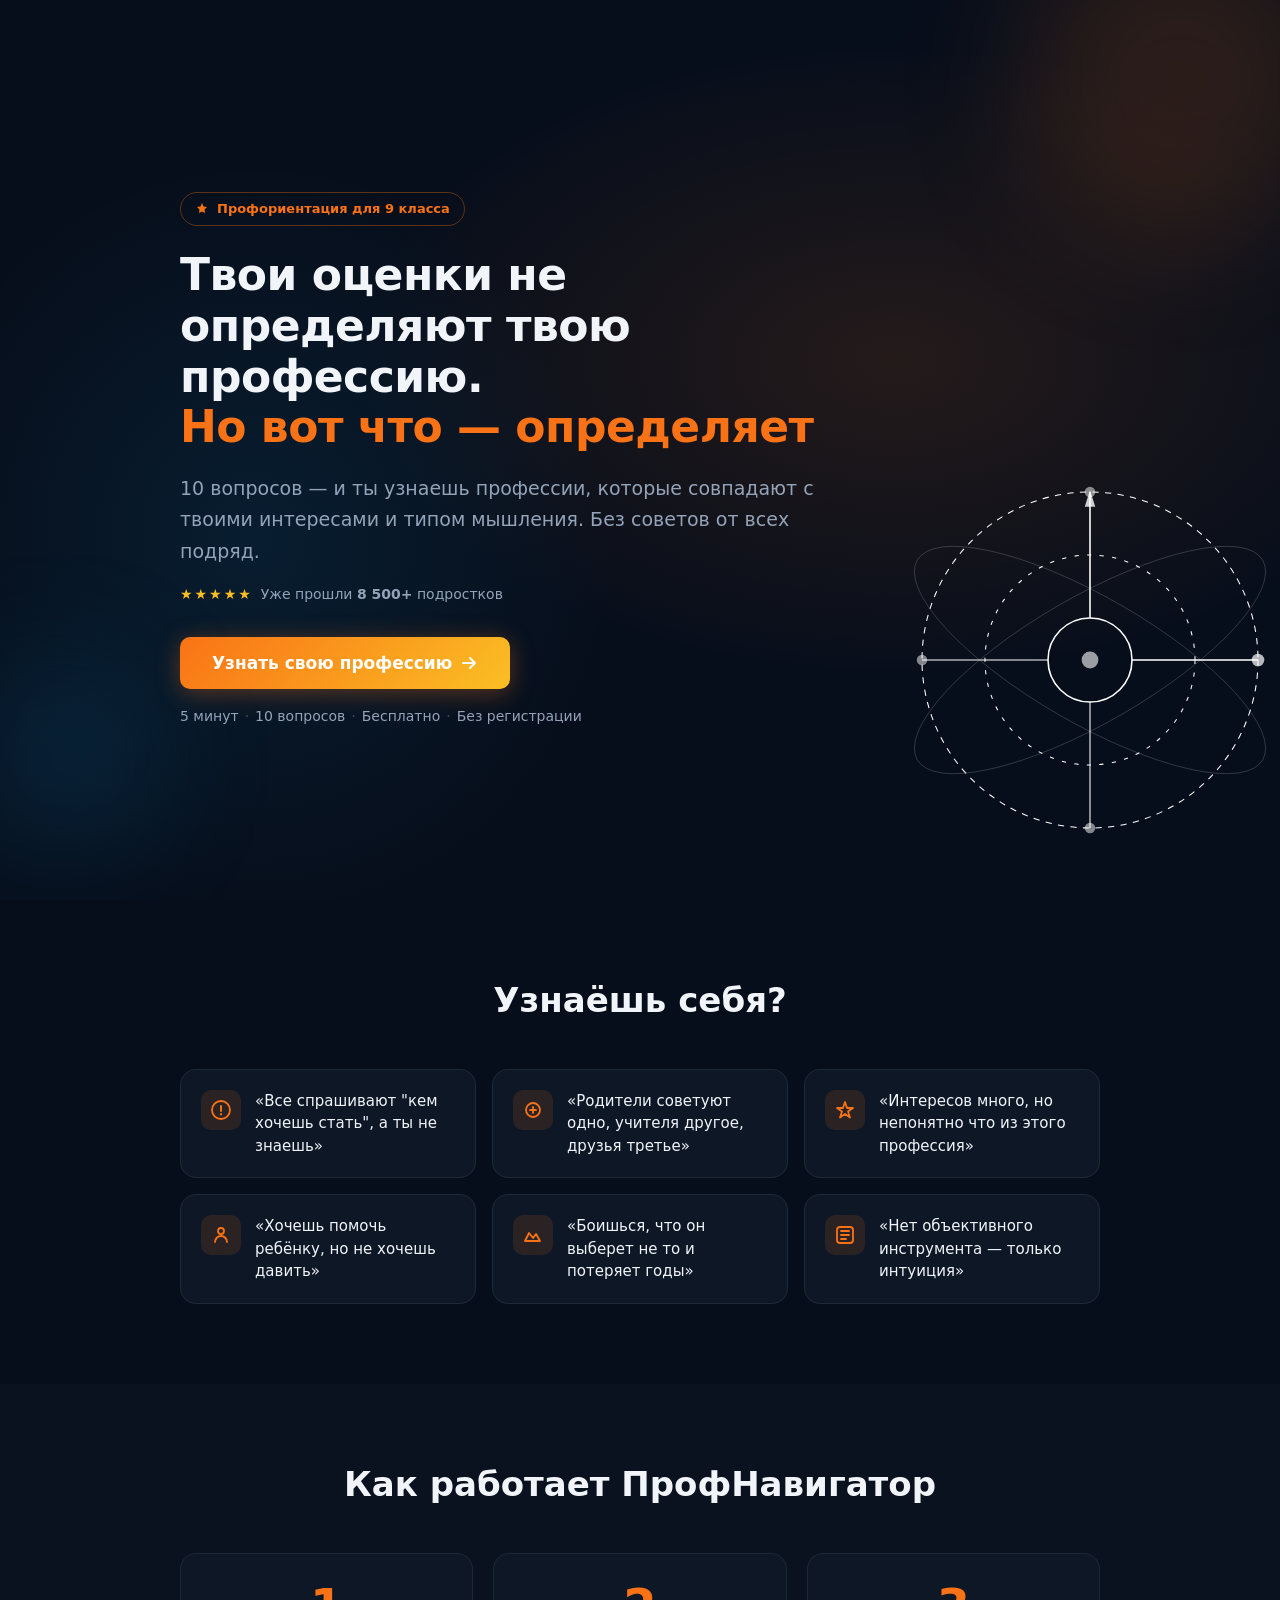
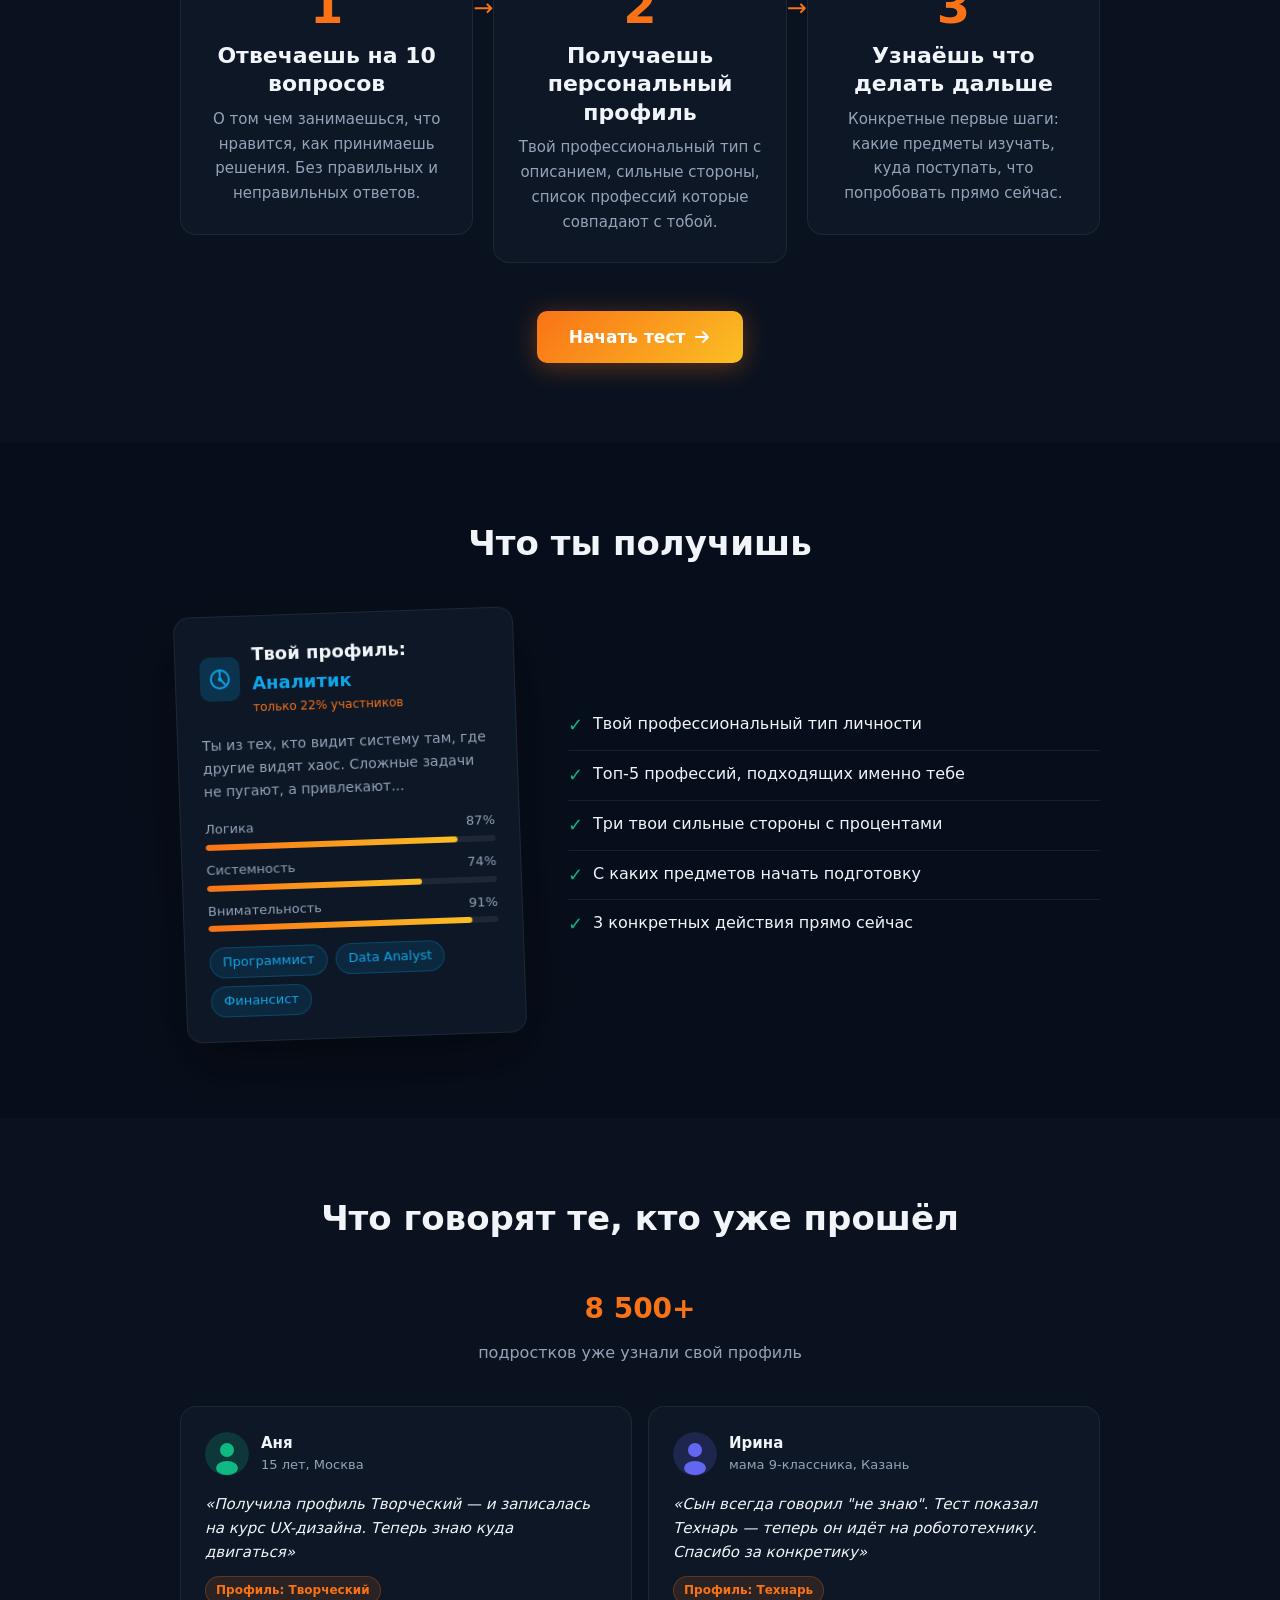
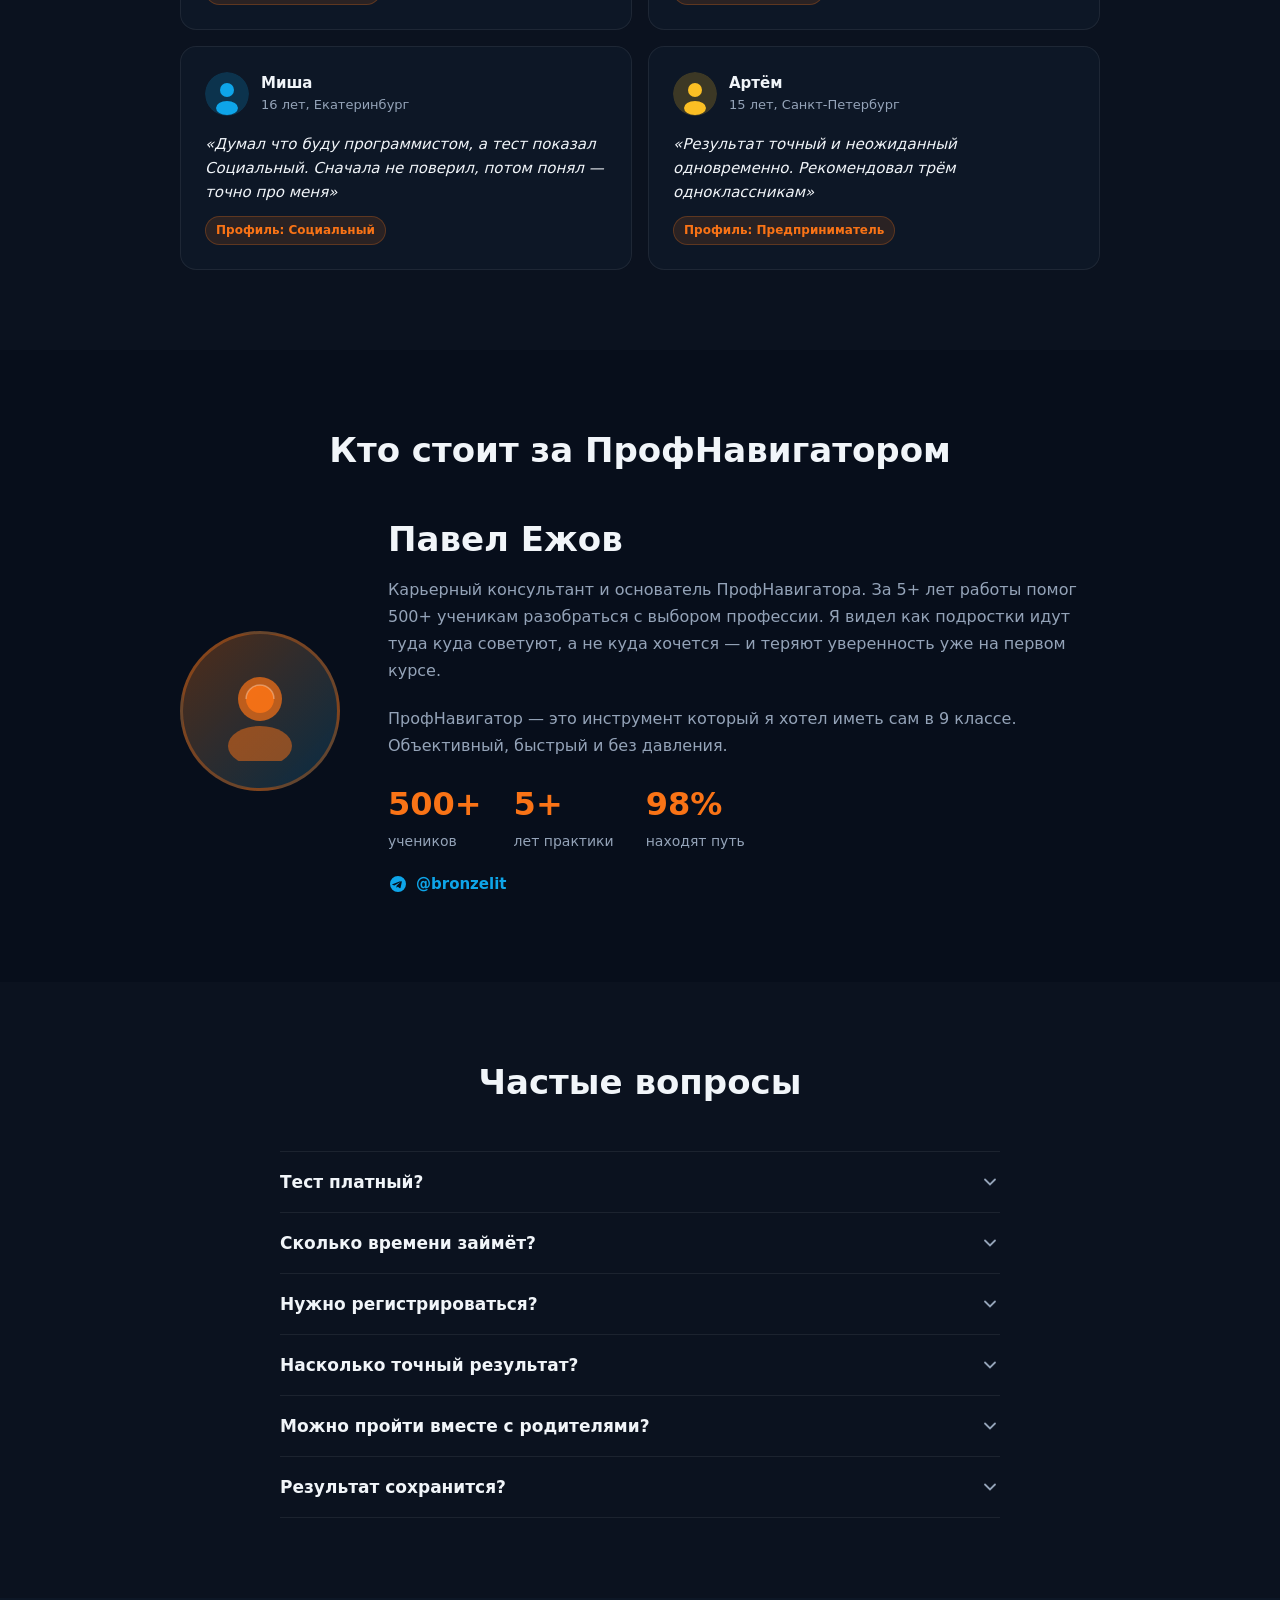
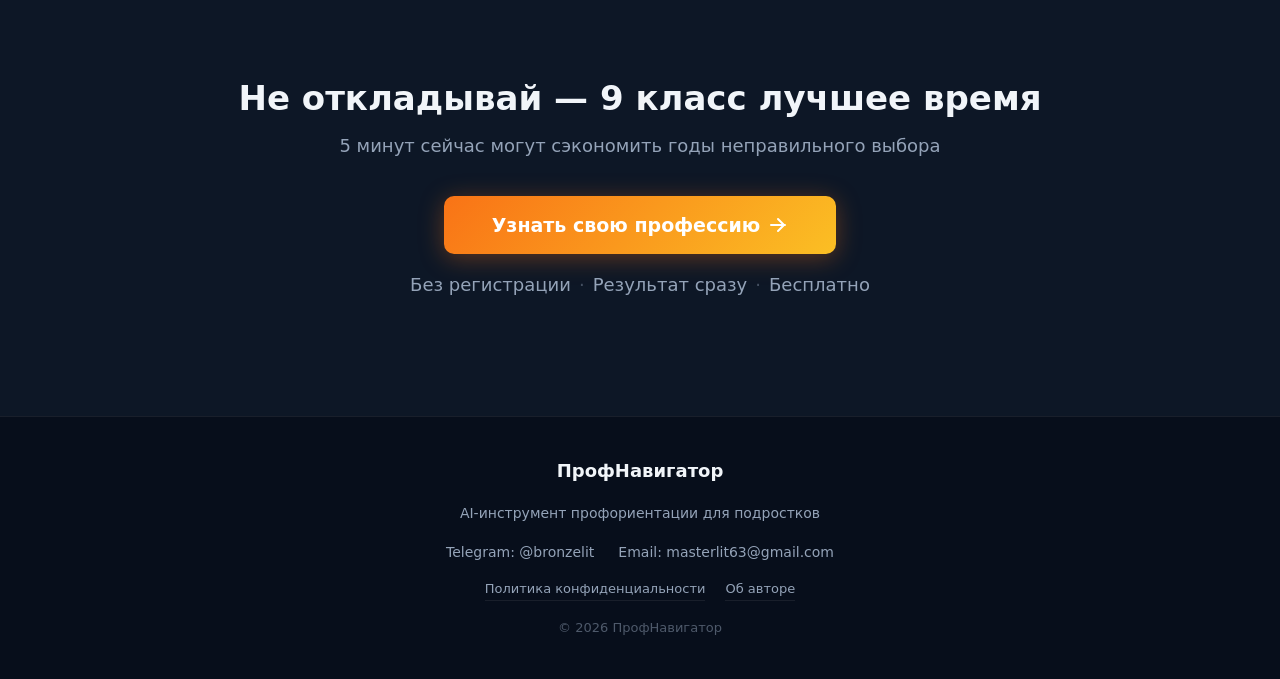
<file: index.html>
<!DOCTYPE html>
<html lang="ru">
<head>
  <meta charset="UTF-8">
  <meta name="viewport" content="width=device-width, initial-scale=1.0">
  <meta name="description" content="Бесплатный тест профориентации для подростков. 10 вопросов — и ты узнаешь профессии, которые совпадают с твоими интересами и типом мышления.">
  <title>ПрофНавигатор — узнай свою профессию за 5 минут</title>

  <!-- Open Graph -->
  <meta property="og:type" content="website">
  <meta property="og:title" content="ПрофНавигатор — узнай свою профессию за 5 минут">
  <meta property="og:description" content="Бесплатный тест профориентации. 10 вопросов — получи именованный профессиональный профиль с рекомендациями.">
  <meta property="og:url" content="https://prof-navigator-psi.vercel.app">
  <meta property="og:image" content="https://prof-navigator-psi.vercel.app/og-image.png">
  <meta property="og:image:width" content="1200">
  <meta property="og:image:height" content="630">
  <meta property="og:site_name" content="ПрофНавигатор">
  <meta property="og:locale" content="ru_RU">

  <!-- Twitter Card -->
  <meta name="twitter:card" content="summary">
  <meta name="twitter:title" content="ПрофНавигатор — узнай свою профессию за 5 минут">
  <meta name="twitter:description" content="Бесплатный тест профориентации. 10 вопросов — получи именованный профессиональный профиль.">

  <!-- YM: вставить перед запуском трафика
  <script type="text/javascript">
    (function(m,e,t,r,i,k,a){m[i]=m[i]||function(){(m[i].a=m[i].a||[]).push(arguments)};
    m[i].l=1*new Date();
    for(var j=0;j<document.scripts.length;j++){if(document.scripts[j].src===r){return;}}
    k=e.createElement(t);a=e.getElementsByTagName(t)[0];k.async=1;k.src=r;a.parentNode.insertBefore(k,a)})
    (window,document,"script","https://mc.yandex.ru/metrika/tag.js","ym");
    ym(XXXXXXXX,"init",{clickmap:true,trackLinks:true,accurateTrackBounce:true});
  </script>
  <noscript><div><img src="https://mc.yandex.ru/watch/XXXXXXXX" style="position:absolute;left:-9999px;" alt=""/></div></noscript>
  -->

  <style>
    /* ═══════════════════════════════════════
       DESIGN SYSTEM — ПрофНавигатор
       ═══════════════════════════════════════ */
    :root {
      --bg:      #070e1b;
      --card:    #0d1726;
      --accent:  #f97316;
      --amber:   #fbbf24;
      --blue:    #0ea5e9;
      --green:   #10b981;
      --indigo:  #6366f1;
      --text:    #f1f5f9;
      --muted:   #94a3b8;
      --border:  rgba(255,255,255,0.07);
      --font:    -apple-system, BlinkMacSystemFont, 'Segoe UI', system-ui, sans-serif;
      --radius:  16px;
      --radius-sm: 10px;
      --transition: 0.3s ease;
    }

    /* ── СБРОС ── */
    *, *::before, *::after { box-sizing: border-box; margin: 0; padding: 0; }
    html { scroll-behavior: smooth; -webkit-text-size-adjust: 100%; }
    body {
      background: var(--bg);
      color: var(--text);
      font-family: var(--font);
      line-height: 1.6;
      min-height: 100vh;
      overflow-x: hidden;
    }
    img, svg { display: block; max-width: 100%; }
    button { font-family: inherit; cursor: pointer; border: none; background: none; }
    a { color: inherit; text-decoration: none; }
    ul, ol { list-style: none; }

    /* ── ЭКРАНЫ ── */
    [id^="screen-"] { min-height: 100vh; }

    /* ── КОНТЕЙНЕР ── */
    .container {
      width: 100%;
      max-width: 960px;
      margin: 0 auto;
      padding: 0 20px;
    }
    .container--wide { max-width: 1140px; }

    /* ── ТИПОГРАФИКА ── */
    h1 { font-size: clamp(26px, 5vw, 44px); line-height: 1.15; font-weight: 800; letter-spacing: -0.5px; }
    h2 { font-size: clamp(22px, 4vw, 34px); line-height: 1.2;  font-weight: 700; }
    h3 { font-size: clamp(17px, 3vw, 22px); line-height: 1.3;  font-weight: 600; }
    p  { line-height: 1.65; }

    /* ── КНОПКИ ── */
    .btn {
      display: inline-flex;
      align-items: center;
      justify-content: center;
      gap: 8px;
      padding: 16px 32px;
      border-radius: var(--radius-sm);
      font-size: 17px;
      font-weight: 700;
      min-height: 52px;
      transition: transform 0.15s ease, box-shadow 0.15s ease;
      -webkit-tap-highlight-color: transparent;
    }
    .btn:active { transform: scale(0.97); }

    .btn-primary {
      background: linear-gradient(135deg, var(--accent), var(--amber));
      color: #fff;
      box-shadow: 0 4px 24px rgba(249,115,22,0.35);
      animation: pulse 2s infinite;
    }
    .btn-primary:hover { box-shadow: 0 6px 32px rgba(249,115,22,0.55); }

    .btn-outline {
      border: 2px solid var(--accent);
      color: var(--accent);
      background: transparent;
    }
    .btn-outline:hover { background: rgba(249,115,22,0.1); }

    .btn-ghost {
      color: var(--muted);
      font-size: 15px;
      font-weight: 500;
      padding: 10px 16px;
    }
    .btn-ghost:hover { color: var(--text); }

    .btn--full { width: 100%; }

    /* ── КАРТОЧКИ ── */
    .card {
      background: var(--card);
      border: 1px solid var(--border);
      border-radius: var(--radius);
      padding: 24px;
      backdrop-filter: blur(12px);
      -webkit-backdrop-filter: blur(12px);
    }

    /* ── BADGE ── */
    .badge {
      display: inline-block;
      padding: 4px 12px;
      border-radius: 100px;
      font-size: 13px;
      font-weight: 600;
    }

    /* ── СЕКЦИИ ── */
    .section { padding: 80px 0; }
    .section-sm { padding: 48px 0; }
    .section__title {
      text-align: center;
      margin-bottom: 48px;
    }

    /* ── УТИЛИТЫ ── */
    .text-accent  { color: var(--accent); }
    .text-muted   { color: var(--muted); }
    .text-center  { text-align: center; }
    .text-green   { color: var(--green); }
    .flex-center  { display: flex; align-items: center; justify-content: center; }
    .gap-8  { gap: 8px; }
    .gap-16 { gap: 16px; }

    /* ══════════════════════════════════════
       АНИМАЦИИ
       ══════════════════════════════════════ */

    /* Пульсация CTA-кнопок */
    @keyframes pulse {
      0%   { box-shadow: 0 0 0 0   rgba(249,115,22,0.55); }
      70%  { box-shadow: 0 0 0 14px rgba(249,115,22,0); }
      100% { box-shadow: 0 0 0 0   rgba(249,115,22,0); }
    }

    /* Появление снизу при загрузке */
    @keyframes fadeInUp {
      from { opacity: 0; transform: translateY(24px); }
      to   { opacity: 1; transform: translateY(0); }
    }

    /* Появление при скролле (IntersectionObserver) */
    .fade-in {
      opacity: 0;
      transform: translateY(20px);
      transition: opacity 0.6s ease, transform 0.6s ease;
    }
    .fade-in.visible {
      opacity: 1;
      transform: translateY(0);
    }
    /* Каскадные задержки для карточек */
    .fade-in[data-delay="1"] { transition-delay: 0.1s; }
    .fade-in[data-delay="2"] { transition-delay: 0.2s; }
    .fade-in[data-delay="3"] { transition-delay: 0.3s; }
    .fade-in[data-delay="4"] { transition-delay: 0.4s; }
    .fade-in[data-delay="5"] { transition-delay: 0.5s; }

    /* Слайд квиза — уход влево */
    @keyframes slideOutLeft {
      from { transform: translateX(0);     opacity: 1; }
      to   { transform: translateX(-100%); opacity: 0; }
    }

    /* Слайд квиза — приход справа */
    @keyframes slideInRight {
      from { transform: translateX(100%); opacity: 0; }
      to   { transform: translateX(0);    opacity: 1; }
    }

    /* Слайд назад — уход вправо */
    @keyframes slideOutRight {
      from { transform: translateX(0);    opacity: 1; }
      to   { transform: translateX(100%); opacity: 0; }
    }

    /* Слайд назад — приход слева */
    @keyframes slideInLeft {
      from { transform: translateX(-100%); opacity: 0; }
      to   { transform: translateX(0);     opacity: 1; }
    }

    .slide-out-left  { animation: slideOutLeft  250ms ease forwards; }
    .slide-in-right  { animation: slideInRight  250ms ease forwards; }
    .slide-out-right { animation: slideOutRight 250ms ease forwards; }
    .slide-in-left   { animation: slideInLeft   250ms ease forwards; }

    /* Появление микрокопии */
    @keyframes microFadeIn {
      from { opacity: 0; transform: translateY(-4px); }
      to   { opacity: 1; transform: translateY(0); }
    }

    /* Прогресс-бар результата — анимация заполнения */
    @keyframes fillBar {
      from { width: 0%; }
      to   { width: var(--target-width); }
    }

    /* Toast уведомление */
    @keyframes toastIn {
      from { opacity: 0; transform: translateY(16px); }
      to   { opacity: 1; transform: translateY(0); }
    }
    @keyframes toastOut {
      from { opacity: 1; transform: translateY(0); }
      to   { opacity: 0; transform: translateY(16px); }
    }

    /* ── TOAST ── */
    #toast {
      position: fixed;
      bottom: 32px;
      left: 50%;
      transform: translateX(-50%);
      background: var(--card);
      border: 1px solid var(--border);
      color: var(--text);
      padding: 12px 24px;
      border-radius: var(--radius-sm);
      font-size: 15px;
      font-weight: 500;
      z-index: 10000;
      pointer-events: none;
      display: none;
      white-space: nowrap;
    }
    #toast.show {
      display: block;
      animation: toastIn 0.25s ease;
    }
    #toast.hide {
      animation: toastOut 0.25s ease forwards;
    }

    /* ══════════════════════════════════════
       КВИЗ
       ══════════════════════════════════════ */

    /* ── Общая обёртка экрана квиза ── */
    #screen-quiz {
      display: flex;
      flex-direction: column;
      min-height: 100vh;
      background: var(--bg);
    }

    /* ── ВВОДНЫЙ ЭКРАН (Screen 0) ── */
    .quiz-intro {
      flex: 1;
      display: flex;
      flex-direction: column;
      justify-content: center;
      align-items: center;
      padding: 40px 20px 32px;
      text-align: center;
      max-width: 480px;
      margin: 0 auto;
      width: 100%;
    }
    .quiz-intro h1 { font-size: clamp(22px, 5vw, 32px); margin-bottom: 8px; }
    .quiz-intro__sub { color: var(--muted); font-size: 15px; margin-bottom: 32px; }

    .mode-cards {
      display: flex;
      flex-direction: column;
      gap: 12px;
      width: 100%;
      margin-bottom: 32px;
    }
    .mode-card {
      padding: 18px 20px;
      border: 2px solid var(--border);
      border-radius: var(--radius);
      cursor: pointer;
      display: flex;
      align-items: center;
      gap: 16px;
      text-align: left;
      background: var(--card);
      transition: border-color 0.2s, background 0.2s, transform 0.15s;
      -webkit-tap-highlight-color: transparent;
    }
    .mode-card:hover  { border-color: rgba(249,115,22,0.45); background: rgba(249,115,22,0.04); }
    .mode-card:active { transform: scale(0.98); }
    .mode-card__emoji { font-size: 30px; flex-shrink: 0; line-height: 1; }
    .mode-card__title { font-size: 16px; font-weight: 700; margin-bottom: 2px; }
    .mode-card__sub   { font-size: 13px; color: var(--muted); }

    /* Миниатюра превью результата под выбором режима */
    .intro-preview {
      width: 100%;
      padding: 14px 16px;
      border-radius: var(--radius-sm);
      border: 1px dashed rgba(249,115,22,0.3);
      text-align: left;
      display: flex;
      align-items: center;
      gap: 12px;
      font-size: 13px;
      color: var(--muted);
    }
    .intro-preview__arrow { color: var(--accent); font-size: 16px; flex-shrink: 0; }
    .intro-preview__badge {
      display: inline-flex; align-items: center; gap: 6px;
      padding: 3px 10px;
      background: rgba(14,165,233,0.15);
      border: 1px solid rgba(14,165,233,0.3);
      border-radius: 100px;
      color: var(--blue); font-size: 12px; font-weight: 600;
      flex-shrink: 0;
    }

    /* ── ЭКРАН ВОПРОСА (Screens 1–10) ── */
    .quiz-question-screen {
      flex: 1;
      display: flex;
      flex-direction: column;
    }
    .quiz-wrap {
      flex: 1;
      display: flex;
      flex-direction: column;
      padding: 16px 20px 20px;
      max-width: 560px;
      margin: 0 auto;
      width: 100%;
    }

    /* Верхняя панель: назад + прогресс-бар + счётчик */
    .quiz-top { margin-bottom: 16px; }
    .quiz-back-btn {
      display: inline-flex;
      align-items: center;
      gap: 6px;
      font-size: 14px;
      color: var(--muted);
      padding: 6px 0;
      margin-bottom: 12px;
      background: none;
      border: none;
      cursor: pointer;
      transition: color 0.15s;
      -webkit-tap-highlight-color: transparent;
    }
    .quiz-back-btn:hover { color: var(--text); }
    .quiz-back-btn[disabled] { opacity: 0.3; pointer-events: none; }

    .quiz-progress-track {
      height: 6px;
      background: var(--border);
      border-radius: 100px;
      overflow: hidden;
      margin-bottom: 6px;
    }
    .quiz-progress-fill {
      height: 100%;
      width: 15%;
      background: linear-gradient(90deg, var(--accent), var(--amber));
      border-radius: 100px;
      transition: width 0.5s cubic-bezier(0.4,0,0.2,1);
    }
    .quiz-counter {
      font-size: 12px;
      color: var(--muted);
      text-align: right;
    }

    /* Контейнер слайда — overflow:hidden для анимации */
    .quiz-slide-container {
      overflow: hidden;
      flex: 1;
      display: flex;
      flex-direction: column;
      position: relative;
    }
    .quiz-slide {
      flex: 1;
      display: flex;
      flex-direction: column;
    }

    /* Заголовок вопроса */
    .question-title {
      font-size: 20px;
      line-height: 1.3;
      font-weight: 700;
      margin-bottom: 14px;
      overflow: hidden;
      display: -webkit-box;
      -webkit-line-clamp: 3;
      -webkit-box-orient: vertical;
    }

    /* Карточки ответов */
    .answers-list {
      display: flex;
      flex-direction: column;
      gap: 10px;
      flex: 1;
    }
    .answer-card {
      min-height: 52px;
      max-height: 72px;
      padding: 12px 16px;
      font-size: 15px;
      border-radius: 12px;
      border: 1.5px solid var(--border);
      background: var(--card);
      cursor: pointer;
      display: flex;
      align-items: center;
      gap: 12px;
      text-align: left;
      overflow: hidden;
      transition: border-color 0.15s, background 0.15s, transform 0.1s;
      -webkit-tap-highlight-color: transparent;
      line-height: 1.3;
      color: var(--text);
      font-family: var(--font);
      width: 100%;
    }
    .answer-card:hover  { border-color: rgba(249,115,22,0.4); background: rgba(249,115,22,0.05); }
    .answer-card:active { transform: scale(0.99); }
    .answer-card.selected {
      border-color: var(--accent);
      background: rgba(249,115,22,0.1);
      pointer-events: none; /* блокировать повторный клик */
    }
    .answer-card__check {
      flex-shrink: 0;
      width: 20px; height: 20px;
      border-radius: 50%;
      border: 1.5px solid var(--border);
      display: flex; align-items: center; justify-content: center;
      transition: background 0.15s, border-color 0.15s;
    }
    .answer-card.selected .answer-card__check {
      background: var(--accent);
      border-color: var(--accent);
    }
    .answer-card__check svg { opacity: 0; transition: opacity 0.1s; }
    .answer-card.selected .answer-card__check svg { opacity: 1; }
    .answer-card__text { flex: 1; }

    /* Микрокопия */
    .quiz-microcopy {
      height: 22px;
      margin-top: 8px;
      font-size: 13px;
      font-weight: 600;
      color: var(--accent);
      text-align: center;
      opacity: 0;
      transition: opacity 0.1s ease;
    }
    .quiz-microcopy.visible {
      opacity: 1;
      animation: microFadeIn 0.1s ease;
    }

    /* ══════════════════════════════════════
       LOADING SCREEN
       ══════════════════════════════════════ */
    #screen-loading {
      min-height: 100vh;
      display: flex;
      align-items: center;
      justify-content: center;
      background: var(--bg);
    }
    .loading-wrap {
      text-align: center;
      max-width: 400px;
      padding: 40px 24px;
      width: 100%;
    }
    .loading-icon {
      width: 96px; height: 96px;
      margin: 0 auto 32px;
      position: relative;
    }
    /* Внешнее вращающееся кольцо */
    .loading-ring {
      position: absolute; inset: 0;
      border-radius: 50%;
      border: 3px solid transparent;
      border-top-color: var(--accent);
      border-right-color: rgba(249,115,22,0.3);
      animation: spinRing 1.2s linear infinite;
    }
    .loading-ring--inner {
      inset: 14px;
      border-top-color: var(--amber);
      border-right-color: rgba(251,191,36,0.3);
      animation: spinRing 1.8s linear infinite reverse;
    }
    @keyframes spinRing {
      to { transform: rotate(360deg); }
    }
    .loading-text {
      font-size: 17px;
      font-weight: 600;
      color: var(--text);
      min-height: 52px;
      display: flex;
      align-items: center;
      justify-content: center;
      margin-bottom: 28px;
      transition: opacity 0.2s ease;
    }
    .loading-progress-track {
      height: 8px;
      background: var(--border);
      border-radius: 100px;
      overflow: hidden;
      margin-bottom: 10px;
    }
    .loading-progress-fill {
      height: 100%;
      width: 0%;
      background: linear-gradient(90deg, var(--accent), var(--amber));
      border-radius: 100px;
    }
    .loading-progress-fill.run {
      animation: loadProgress 3s ease forwards;
    }
    @keyframes loadProgress {
      0%   { width: 0%; }
      20%  { width: 18%; }
      50%  { width: 52%; }
      80%  { width: 84%; }
      100% { width: 100%; }
    }
    .loading-percent {
      font-size: 13px;
      color: var(--muted);
    }

    /* ══════════════════════════════════════
       СТРАНИЦА РЕЗУЛЬТАТА
       ══════════════════════════════════════ */

    /* ── Hero профиля ── */
    .result-hero {
      padding: 56px 0 48px;
      position: relative;
      overflow: hidden;
      text-align: center;
    }
    .result-hero__bg {
      position: absolute; inset: 0; z-index: 0;
      background: radial-gradient(ellipse 70% 55% at 50% 0%,
        var(--pc-alpha, rgba(249,115,22,0.15)) 0%, transparent 70%);
    }
    .result-hero .container { position: relative; z-index: 1; }

    .result-profile-icon {
      width: 88px; height: 88px;
      margin: 0 auto 20px;
      border-radius: 20px;
      display: flex; align-items: center; justify-content: center;
      background: var(--pc-bg, rgba(249,115,22,0.12));
      border: 1px solid var(--pc-border, rgba(249,115,22,0.25));
    }
    .result-hero h1 { margin-bottom: 10px; }
    .result-hero h1 span { color: var(--pc, var(--accent)); }
    .result-rarity {
      display: inline-block;
      padding: 5px 16px;
      border-radius: 100px;
      font-size: 13px; font-weight: 600;
      background: rgba(249,115,22,0.12);
      color: var(--accent);
      margin-bottom: 28px;
    }
    .result-description p {
      font-size: 17px; line-height: 1.75;
      color: var(--muted);
      max-width: 620px; margin: 0 auto 14px;
    }

    /* ── Сильные стороны ── */
    .strengths-list { max-width: 560px; margin: 0 auto; display: flex; flex-direction: column; gap: 18px; }
    .strength-bar__header {
      display: flex; justify-content: space-between;
      font-size: 15px; margin-bottom: 8px;
    }
    .strength-bar__label { font-weight: 600; }
    .strength-bar__value { color: var(--accent); font-weight: 700; }
    .strength-bar__track {
      height: 10px;
      background: var(--border);
      border-radius: 100px; overflow: hidden;
    }
    .strength-bar__fill {
      height: 100%;
      width: 0%;
      background: linear-gradient(90deg, var(--accent), var(--amber));
      border-radius: 100px;
    }
    .strength-bar__fill.animate {
      animation: fillBar 1s ease forwards;
    }

    /* ── Профессии ── */
    .professions-grid {
      display: grid;
      grid-template-columns: repeat(auto-fill, minmax(220px, 1fr));
      gap: 16px;
    }
    .profession-card { padding: 20px; }
    .profession-card__icon {
      width: 44px; height: 44px;
      border-radius: 10px;
      display: flex; align-items: center; justify-content: center;
      margin-bottom: 12px;
    }
    .profession-card__name { font-size: 16px; font-weight: 700; margin-bottom: 6px; }
    .profession-card__why  { font-size: 13px; color: var(--muted); margin-bottom: 8px; line-height: 1.5; }
    .profession-card__salary { font-size: 12px; color: var(--green); font-weight: 600; }

    /* ── Первые шаги ── */
    .result-steps-list { display: flex; flex-direction: column; gap: 12px; max-width: 640px; margin: 0 auto; }
    .result-step {
      display: flex; align-items: flex-start; gap: 16px; padding: 20px;
    }
    .result-step__num {
      flex-shrink: 0;
      width: 36px; height: 36px;
      border-radius: 50%;
      background: linear-gradient(135deg, var(--accent), var(--amber));
      color: #fff; font-weight: 800; font-size: 15px;
      display: flex; align-items: center; justify-content: center;
    }
    .result-step__label {
      font-size: 11px; text-transform: uppercase;
      letter-spacing: 0.6px; color: var(--accent);
      font-weight: 700; margin-bottom: 4px;
    }
    .result-step__text { font-size: 15px; line-height: 1.5; }
    .result-recommendation {
      max-width: 640px; margin: 20px auto 0;
      padding: 16px 20px;
      border-left: 3px solid var(--accent);
      background: rgba(249,115,22,0.06);
      border-radius: 0 var(--radius-sm) var(--radius-sm) 0;
      font-size: 14px; color: var(--muted);
    }

    /* ── CTA блок ── */
    .result-cta { background: var(--card); text-align: center; }
    .result-cta h2 { margin-bottom: 8px; }
    .result-cta__sub { color: var(--muted); font-size: 17px; margin-bottom: 36px; }
    .result-cta__btns {
      display: flex; gap: 12px;
      justify-content: center; flex-wrap: wrap;
      margin-bottom: 36px;
    }
    .result-email {
      max-width: 460px; margin: 0 auto;
      padding: 24px; border: 1px solid var(--border); border-radius: var(--radius);
      text-align: left;
    }
    .result-email__title { font-size: 15px; font-weight: 600; margin-bottom: 4px; }
    .result-email__sub   { font-size: 13px; color: var(--muted); margin-bottom: 14px; }
    .result-email__row   { display: flex; gap: 8px; }
    .result-email__input {
      flex: 1; padding: 12px 14px;
      background: var(--bg); border: 1px solid var(--border);
      border-radius: var(--radius-sm);
      color: var(--text); font-family: var(--font); font-size: 14px;
    }
    .result-email__input::placeholder { color: var(--muted); }
    .result-email__input:focus { outline: none; border-color: rgba(249,115,22,0.5); }
    .result-email__micro { font-size: 12px; color: var(--muted); margin-top: 8px; }

    /* ── Повторное прохождение ── */
    .result-retry {
      text-align: center; padding: 28px 20px;
      border-top: 1px solid var(--border);
    }
    .result-retry a {
      font-size: 14px; color: var(--muted);
      border-bottom: 1px solid var(--border);
      transition: color 0.15s;
    }
    .result-retry a:hover { color: var(--text); }

    /* ══════════════════════════════════════
       EDGE CASE ЭКРАНЫ
       ══════════════════════════════════════ */
    .quiz-edge-wrap {
      min-height: 100vh;
      display: flex;
      flex-direction: column;
      justify-content: center;
      align-items: center;
      text-align: center;
      padding: 48px 24px;
      max-width: 480px;
      margin: 0 auto;
      width: 100%;
    }
    .quiz-edge-emoji { font-size: 56px; margin-bottom: 20px; line-height: 1; }
    .quiz-edge-wrap h2 { margin-bottom: 16px; }
    .quiz-edge-sub { color: var(--muted); font-size: 16px; margin-bottom: 32px; }
    .quiz-edge-badge {
      padding: 12px 24px;
      border-radius: var(--radius-sm);
      font-size: 16px;
      font-weight: 600;
      margin-bottom: 20px;
    }
    .quiz-edge-badge--result {
      background: rgba(14,165,233,0.1);
      border: 1px solid rgba(14,165,233,0.25);
      color: var(--blue);
    }
    .quiz-edge-badge--progress {
      background: rgba(249,115,22,0.1);
      border: 1px solid rgba(249,115,22,0.25);
      color: var(--accent);
      font-size: 22px;
    }
    .quiz-edge-btns {
      display: flex;
      flex-direction: column;
      gap: 12px;
      width: 100%;
      max-width: 340px;
    }

    /* ══════════════════════════════════════
       МОБИЛЬНАЯ АДАПТАЦИЯ
       ══════════════════════════════════════ */

    /* Убираем 300ms задержку тапа на всех кнопках */
    button, a, [onclick] { touch-action: manipulation; }

    /* ── Квиз: запрет скролла во время вопроса ── */
    #screen-quiz.quiz-active {
      height: 100vh;
      overflow: hidden;
    }

    /* ── 680px+ — планшет и десктоп ── */
    @media (min-width: 680px) {
      /* Ответы в квизе 2×2 */
      .answers-list {
        display: grid;
        grid-template-columns: 1fr 1fr;
      }
      .answer-card { max-height: none; }

      /* Профессии в результате — 3 в ряд */
      .professions-grid {
        grid-template-columns: repeat(3, 1fr);
      }
    }

    /* ── 679px и ниже — основной мобильный ── */
    @media (max-width: 679px) {
      .section    { padding: 52px 0; }
      .section-sm { padding: 36px 0; }

      /* Hero */
      .hero        { padding: 56px 0 44px; min-height: auto; }
      .hero__svg   { display: none; }          /* SVG декор скрываем */

      /* Боли: 1 колонка */
      .pains-grid { grid-template-columns: 1fr; }

      /* Как работает: вертикально, стрелки скрыты */
      .steps-row  { flex-direction: column; gap: 12px; margin-bottom: 32px; }
      .step-arrow { display: none; }
      .step       { text-align: left; padding: 20px; }
      .step__num  { font-size: 36px; margin-bottom: 8px; }

      /* Мокап результата: без поворота, full-width */
      .mockup-wrap { flex-direction: column; gap: 28px; }
      .mockup-card { transform: none !important; box-shadow: none; width: 100%; flex-shrink: 0; }
      .mockup-bullets li { font-size: 15px; }

      /* Отзывы: 1 колонка */
      .reviews-grid { grid-template-columns: 1fr; }

      /* Автор: фото сверху, текст под */
      .author-wrap  { flex-direction: column; gap: 24px; text-align: center; }
      .author-stats { justify-content: center; gap: 24px; }
      .author-tg    { justify-content: center; }

      /* Финальный CTA */
      .final-cta .btn-primary { width: 100%; max-width: 360px; }

      /* Страница результата */
      .result-cta__btns { flex-direction: column; align-items: center; }
      .result-cta__btns .btn { width: 100%; max-width: 360px; }
      .result-email__row { flex-direction: column; }
      .result-email__input { width: 100%; }
      .professions-grid { grid-template-columns: 1fr; }

      /* FAQ */
      .faq-question { font-size: 15px; }

      /* Квиз: ответы 1 колонка */
      .answers-list { display: flex; flex-direction: column; }
    }

    /* ── 419px и ниже — маленький телефон (включая 320px) ── */
    @media (max-width: 419px) {
      h1 { font-size: 22px; }
      h2 { font-size: 20px; }

      /* Hero плотнее */
      .hero            { padding: 44px 0 36px; }
      .hero__label     { font-size: 12px; }
      .hero__sub       { font-size: 15px; }
      .hero__social    { font-size: 13px; }
      .hero__micro     { font-size: 12px; }

      /* Квиз — компактный на 320px */
      .quiz-wrap       { padding: 10px 14px 14px; }
      .quiz-back-btn   { margin-bottom: 8px; padding: 4px 0; font-size: 13px; }
      .quiz-progress-track { margin-bottom: 4px; }
      .quiz-counter    { font-size: 11px; }
      .question-title  { font-size: 18px; margin-bottom: 10px; }
      .answer-card     { font-size: 14px; padding: 10px 12px; min-height: 48px; gap: 10px; }
      .answer-card__check { width: 18px; height: 18px; flex-shrink: 0; }
      .quiz-microcopy  { font-size: 12px; height: 18px; margin-top: 6px; }

      /* Intro квиза */
      .quiz-intro      { padding: 32px 16px 24px; }
      .quiz-intro h1   { font-size: 20px; }
      .mode-card       { padding: 14px 16px; gap: 12px; }
      .mode-card__emoji { font-size: 26px; }
      .mode-card__title { font-size: 15px; }

      /* Edge case экраны */
      .quiz-edge-wrap  { padding: 32px 16px; }
      .quiz-edge-emoji { font-size: 44px; }

      /* Loading */
      .loading-wrap    { padding: 32px 16px; }
      .loading-icon    { width: 72px; height: 72px; margin-bottom: 24px; }
      .loading-text    { font-size: 15px; }

      /* Автор */
      .author-stat__num   { font-size: 26px; }
      .author-stats       { gap: 16px; }
      .author-avatar      { width: 120px; height: 120px; }

      /* Результат */
      .result-profile-icon  { width: 68px; height: 68px; }
      .result-description p { font-size: 16px; }
      .result-step          { padding: 16px; gap: 12px; }
      .result-step__num     { width: 30px; height: 30px; font-size: 13px; }
    }

    /* ── Модальное окно (политика) ── */
    .modal-overlay {
      display: none; position: fixed; inset: 0; z-index: 9000;
      background: rgba(7,14,27,0.85); backdrop-filter: blur(6px);
      align-items: center; justify-content: center; padding: 20px;
    }
    .modal-overlay.open { display: flex; }
    .modal-box {
      background: var(--card); border: 1px solid rgba(255,255,255,0.1);
      border-radius: 20px; padding: 32px; max-width: 560px; width: 100%;
      max-height: 80vh; overflow-y: auto; position: relative;
    }
    .modal-box h3 { font-size: 1.15rem; margin-bottom: 16px; color: var(--text); }
    .modal-box p, .modal-box li { font-size: 0.88rem; color: var(--muted); line-height: 1.7; margin-bottom: 10px; }
    .modal-box ul { padding-left: 20px; }
    .modal-close {
      position: absolute; top: 16px; right: 16px;
      background: none; border: none; color: var(--muted);
      font-size: 22px; cursor: pointer; line-height: 1;
    }
    .modal-close:hover { color: var(--text); }

    /* ══════════════════════════════════════
       ЛЕНДИНГ
       ══════════════════════════════════════ */

    /* ── HERO ── */
    .hero {
      position: relative;
      min-height: 100vh;
      display: flex;
      align-items: center;
      overflow: hidden;
      padding: 80px 0 60px;
    }
    .hero__bg {
      position: absolute; inset: 0; z-index: 0;
      background:
        radial-gradient(ellipse 60% 50% at 70% 40%, rgba(249,115,22,0.12) 0%, transparent 70%),
        radial-gradient(ellipse 40% 60% at 20% 60%, rgba(14,165,233,0.10) 0%, transparent 70%),
        var(--bg);
    }
    .hero__orb {
      position: absolute;
      border-radius: 50%;
      filter: blur(60px);
      animation: orbFloat 8s ease-in-out infinite;
    }
    .hero__orb--1 {
      width: 320px; height: 320px;
      background: rgba(249,115,22,0.15);
      top: -80px; right: -60px;
      animation-delay: 0s;
    }
    .hero__orb--2 {
      width: 200px; height: 200px;
      background: rgba(14,165,233,0.12);
      bottom: 40px; left: -40px;
      animation-delay: -4s;
    }
    @keyframes orbFloat {
      0%,100% { transform: translateY(0) scale(1); }
      50%      { transform: translateY(-20px) scale(1.05); }
    }
    .hero__content {
      position: relative; z-index: 1;
      max-width: 680px;
    }
    .hero__label {
      display: inline-flex;
      align-items: center;
      gap: 8px;
      padding: 6px 14px;
      border: 1px solid rgba(249,115,22,0.35);
      border-radius: 100px;
      font-size: 13px;
      color: var(--accent);
      font-weight: 600;
      margin-bottom: 24px;
      animation: fadeInUp 0.5s ease both;
    }
    .hero h1 {
      animation: fadeInUp 0.6s ease 0.1s both;
      margin-bottom: 20px;
    }
    .hero h1 span { color: var(--accent); }
    .hero__sub {
      font-size: clamp(16px, 2.5vw, 19px);
      color: var(--muted);
      margin-bottom: 16px;
      animation: fadeInUp 0.6s ease 0.2s both;
    }
    .hero__social {
      display: flex;
      align-items: center;
      gap: 8px;
      font-size: 14px;
      color: var(--muted);
      margin-bottom: 32px;
      animation: fadeInUp 0.6s ease 0.3s both;
    }
    .hero__social .stars { color: var(--amber); letter-spacing: 2px; }
    .hero__cta {
      animation: fadeInUp 0.6s ease 0.35s both;
      margin-bottom: 16px;
    }
    .hero__micro {
      font-size: 14px;
      color: var(--muted);
      animation: fadeInUp 0.6s ease 0.45s both;
    }
    .hero__micro span { margin: 0 6px; opacity: 0.4; }
    .hero__svg {
      position: absolute;
      right: -20px; top: 50%;
      transform: translateY(-50%);
      z-index: 1;
      opacity: 0.18;
      width: min(420px, 45vw);
      animation: fadeInUp 1s ease 0.5s both;
    }

    /* ── БОЛИ ── */
    .pains-grid {
      display: grid;
      grid-template-columns: repeat(3, 1fr);
      gap: 16px;
    }
    .pain-card {
      display: flex;
      align-items: flex-start;
      gap: 14px;
      padding: 20px;
    }
    .pain-card__icon {
      flex-shrink: 0;
      width: 40px; height: 40px;
      background: rgba(249,115,22,0.12);
      border-radius: 10px;
      display: flex; align-items: center; justify-content: center;
    }
    .pain-card__icon svg { color: var(--accent); }
    .pain-card p { font-size: 15px; color: var(--text); line-height: 1.5; }

    /* ── КАК РАБОТАЕТ ── */
    .steps-row {
      display: flex;
      align-items: flex-start;
      gap: 0;
      margin-bottom: 48px;
    }
    .step {
      flex: 1;
      padding: 28px 24px;
      text-align: center;
    }
    .step__num {
      font-size: 48px;
      font-weight: 900;
      color: var(--accent);
      line-height: 1;
      margin-bottom: 12px;
    }
    .step h3 { margin-bottom: 8px; }
    .step p { font-size: 15px; color: var(--muted); }
    .step-arrow {
      display: flex;
      align-items: center;
      padding-top: 36px;
      color: var(--accent);
      font-size: 24px;
      flex-shrink: 0;
    }

    /* ── МОКАП РЕЗУЛЬТАТА ── */
    .mockup-wrap {
      display: flex;
      align-items: center;
      gap: 48px;
    }
    .mockup-card {
      flex-shrink: 0;
      width: min(340px, 100%);
      transform: rotate(-2deg);
      box-shadow: 0 24px 64px rgba(0,0,0,0.5);
    }
    .mockup-card__header {
      display: flex; align-items: center; gap: 12px;
      margin-bottom: 16px;
    }
    .mockup-card__icon {
      width: 44px; height: 44px;
      background: rgba(14,165,233,0.2);
      border-radius: 10px;
      display: flex; align-items: center; justify-content: center;
    }
    .mockup-card__title { font-size: 18px; font-weight: 700; }
    .mockup-card__title span { color: var(--blue); }
    .mockup-card__desc { font-size: 14px; color: var(--muted); margin-bottom: 16px; }
    .mockup-bar { margin-bottom: 10px; }
    .mockup-bar__label {
      display: flex; justify-content: space-between;
      font-size: 13px; color: var(--muted); margin-bottom: 4px;
    }
    .mockup-bar__track {
      height: 6px; background: var(--border);
      border-radius: 100px; overflow: hidden;
    }
    .mockup-bar__fill {
      height: 100%; background: linear-gradient(90deg, var(--accent), var(--amber));
      border-radius: 100px;
    }
    .mockup-jobs {
      display: flex; gap: 8px; flex-wrap: wrap; margin-top: 16px;
    }
    .mockup-job {
      padding: 4px 12px;
      background: rgba(14,165,233,0.12);
      border: 1px solid rgba(14,165,233,0.25);
      border-radius: 100px;
      font-size: 13px; color: var(--blue);
    }
    .mockup-bullets { flex: 1; }
    .mockup-bullets li {
      display: flex; align-items: flex-start; gap: 10px;
      padding: 10px 0;
      border-bottom: 1px solid var(--border);
      font-size: 16px;
    }
    .mockup-bullets li:last-child { border-bottom: none; }
    .mockup-bullets .check { color: var(--green); font-size: 18px; flex-shrink: 0; }

    /* ── ОТЗЫВЫ ── */
    .reviews-counter {
      text-align: center;
      font-size: 28px;
      font-weight: 800;
      color: var(--accent);
      margin-bottom: 8px;
    }
    .reviews-counter__sub {
      text-align: center;
      color: var(--muted);
      margin-bottom: 40px;
    }
    .reviews-grid {
      display: grid;
      grid-template-columns: repeat(2, 1fr);
      gap: 16px;
    }
    .review-card { padding: 24px; }
    .review-card__top {
      display: flex; align-items: center; gap: 12px; margin-bottom: 16px;
    }
    .review-card__avatar {
      width: 44px; height: 44px;
      border-radius: 50%;
      flex-shrink: 0;
      overflow: hidden;
    }
    .review-card__name { font-weight: 600; font-size: 15px; }
    .review-card__role { font-size: 13px; color: var(--muted); }
    .review-card__text { font-size: 15px; color: var(--text); line-height: 1.6; margin-bottom: 12px; font-style: italic; }
    .review-card__result {
      display: inline-block;
      padding: 4px 10px;
      background: rgba(249,115,22,0.12);
      border: 1px solid rgba(249,115,22,0.25);
      border-radius: 100px;
      font-size: 12px; color: var(--accent); font-weight: 600;
    }

    /* ── АВТОР ── */
    .author-wrap {
      display: flex;
      align-items: center;
      gap: 48px;
    }
    .author-avatar {
      flex-shrink: 0;
      width: 160px; height: 160px;
      border-radius: 50%;
      background: linear-gradient(135deg, rgba(249,115,22,0.3), rgba(14,165,233,0.2));
      border: 3px solid rgba(249,115,22,0.35);
      display: flex; align-items: center; justify-content: center;
      overflow: hidden;
    }
    .author-content { flex: 1; }
    .author-content h2 { margin-bottom: 16px; }
    .author-content p { color: var(--muted); line-height: 1.7; margin-bottom: 20px; }
    .author-stats {
      display: flex; gap: 32px; margin-bottom: 20px;
    }
    .author-stat__num {
      font-size: 32px; font-weight: 800; color: var(--accent);
    }
    .author-stat__label { font-size: 14px; color: var(--muted); }
    .author-tg {
      display: inline-flex; align-items: center; gap: 8px;
      color: var(--blue); font-weight: 600; font-size: 15px;
    }

    /* ── FAQ ── */
    .faq-list { max-width: 720px; margin: 0 auto; }
    .faq-item {
      border-bottom: 1px solid var(--border);
    }
    .faq-item:first-child { border-top: 1px solid var(--border); }
    .faq-question {
      width: 100%;
      display: flex;
      justify-content: space-between;
      align-items: center;
      padding: 20px 0;
      text-align: left;
      font-size: 17px;
      font-weight: 600;
      color: var(--text);
      gap: 16px;
    }
    .faq-question:hover { color: var(--accent); }
    .faq-chevron {
      flex-shrink: 0;
      transition: transform 0.3s ease;
      color: var(--muted);
    }
    .faq-item.open .faq-chevron { transform: rotate(180deg); }
    .faq-answer {
      max-height: 0;
      overflow: hidden;
      transition: max-height 0.35s ease;
    }
    .faq-item.open .faq-answer { max-height: 300px; }
    .faq-answer p {
      padding-bottom: 20px;
      color: var(--muted);
      font-size: 15px;
      line-height: 1.7;
    }

    /* ── ФИНАЛЬНЫЙ CTA ── */
    .final-cta {
      background: var(--card);
      text-align: center;
      padding: 80px 0;
    }
    .final-cta h2 { margin-bottom: 12px; }
    .final-cta p  { color: var(--muted); margin-bottom: 36px; font-size: 18px; }
    .final-cta .btn-primary { font-size: 19px; padding: 18px 48px; }
    .final-cta__micro { margin-top: 16px; font-size: 14px; color: var(--muted); }
    .final-cta__micro span { margin: 0 8px; opacity: 0.4; }

    /* ── FOOTER ── */
    .footer {
      padding: 40px 0;
      border-top: 1px solid var(--border);
    }
    .footer__inner {
      display: flex;
      flex-direction: column;
      align-items: center;
      gap: 16px;
      text-align: center;
    }
    .footer__logo { font-size: 18px; font-weight: 700; color: var(--text); }
    .footer__desc { font-size: 14px; color: var(--muted); }
    .footer__contacts {
      display: flex; gap: 24px; flex-wrap: wrap; justify-content: center;
    }
    .footer__contacts a { font-size: 14px; color: var(--muted); }
    .footer__contacts a:hover { color: var(--accent); }
    .footer__links {
      display: flex; gap: 20px; flex-wrap: wrap; justify-content: center;
    }
    .footer__links a { font-size: 13px; color: var(--muted); border-bottom: 1px solid var(--border); }
    .footer__copy { font-size: 13px; color: var(--muted); opacity: 0.5; }
  </style>
</head>
<body>

  <!-- ЭКРАН 1: ЛЕНДИНГ -->
  <section id="screen-landing" style="display:block">

    <!-- [Блок 1] HERO -->
    <div class="hero">
      <div class="hero__bg"></div>
      <div class="hero__orb hero__orb--1"></div>
      <div class="hero__orb hero__orb--2"></div>

      <!-- SVG декор: орбиты/компас -->
      <svg class="hero__svg" viewBox="0 0 400 400" fill="none" xmlns="http://www.w3.org/2000/svg" aria-hidden="true">
        <circle cx="200" cy="200" r="160" stroke="white" stroke-width="1" stroke-dasharray="6 6"/>
        <circle cx="200" cy="200" r="100" stroke="white" stroke-width="1" stroke-dasharray="4 8"/>
        <circle cx="200" cy="200" r="40"  stroke="white" stroke-width="1.5"/>
        <circle cx="200" cy="200" r="8" fill="white" opacity="0.6"/>
        <line x1="200" y1="40"  x2="200" y2="160" stroke="white" stroke-width="1.5"/>
        <line x1="200" y1="240" x2="200" y2="360" stroke="white" stroke-width="1"/>
        <line x1="40"  y1="200" x2="160" y2="200" stroke="white" stroke-width="1"/>
        <line x1="240" y1="200" x2="360" y2="200" stroke="white" stroke-width="1.5"/>
        <polygon points="200,38 195,54 205,54" fill="white" opacity="0.8"/>
        <circle cx="360" cy="200" r="6" fill="white" opacity="0.7"/>
        <circle cx="200" cy="40"  r="5" fill="white" opacity="0.5"/>
        <circle cx="40"  cy="200" r="5" fill="white" opacity="0.5"/>
        <circle cx="200" cy="360" r="5" fill="white" opacity="0.5"/>
        <ellipse cx="200" cy="200" rx="190" ry="60" stroke="white" stroke-width="0.5" opacity="0.3" transform="rotate(30 200 200)"/>
        <ellipse cx="200" cy="200" rx="190" ry="60" stroke="white" stroke-width="0.5" opacity="0.3" transform="rotate(-30 200 200)"/>
      </svg>

      <div class="container">
        <div class="hero__content">
          <div class="hero__label">
            <svg width="14" height="14" viewBox="0 0 14 14" fill="none" aria-hidden="true">
              <path d="M7 1l1.5 3.5L12 5l-2.5 2.5.5 3.5L7 9.5 4 11l.5-3.5L2 5l3.5-.5z" fill="currentColor"/>
            </svg>
            Профориентация для 9 класса
          </div>
          <h1>Твои оценки не определяют твою профессию.<br><span>Но вот что — определяет</span></h1>
          <p class="hero__sub">10 вопросов — и ты узнаешь профессии, которые совпадают с твоими интересами и типом мышления. Без советов от всех подряд.</p>
          <div class="hero__social">
            <span class="stars">★★★★★</span>
            <span>Уже прошли <strong>8 500+</strong> подростков</span>
          </div>
          <div class="hero__cta">
            <button class="btn btn-primary" onclick="startQuiz()">
              Узнать свою профессию
              <svg width="18" height="18" viewBox="0 0 18 18" fill="none" aria-hidden="true">
                <path d="M3 9h12M10 4l5 5-5 5" stroke="currentColor" stroke-width="2" stroke-linecap="round" stroke-linejoin="round"/>
              </svg>
            </button>
          </div>
          <p class="hero__micro">5 минут<span>·</span>10 вопросов<span>·</span>Бесплатно<span>·</span>Без регистрации</p>
        </div>
      </div>
    </div>

    <!-- [Блок 2] БОЛИ -->
    <div class="section">
      <div class="container">
        <h2 class="section__title fade-in">Узнаёшь себя?</h2>
        <div class="pains-grid">
          <!-- Для подростков -->
          <div class="card pain-card fade-in">
            <div class="pain-card__icon">
              <svg width="22" height="22" viewBox="0 0 22 22" fill="none" aria-hidden="true">
                <circle cx="11" cy="11" r="9" stroke="#f97316" stroke-width="1.8"/>
                <path d="M11 7v5M11 15v.5" stroke="#f97316" stroke-width="2" stroke-linecap="round"/>
              </svg>
            </div>
            <p>«Все спрашивают "кем хочешь стать", а ты не знаешь»</p>
          </div>
          <div class="card pain-card fade-in" data-delay="1">
            <div class="pain-card__icon">
              <svg width="22" height="22" viewBox="0 0 22 22" fill="none" aria-hidden="true">
                <path d="M4 11c0-3.87 3.13-7 7-7s7 3.13 7 7-3.13 7-7 7-7-3.13-7-7z" stroke="#f97316" stroke-width="1.8"/>
                <path d="M8 11h6M11 8v6" stroke="#f97316" stroke-width="1.8" stroke-linecap="round"/>
              </svg>
            </div>
            <p>«Родители советуют одно, учителя другое, друзья третье»</p>
          </div>
          <div class="card pain-card fade-in" data-delay="2">
            <div class="pain-card__icon">
              <svg width="22" height="22" viewBox="0 0 22 22" fill="none" aria-hidden="true">
                <path d="M11 3l2 6h6l-5 3.5 2 6L11 15l-5 3.5 2-6L3 9h6z" stroke="#f97316" stroke-width="1.8" stroke-linejoin="round"/>
              </svg>
            </div>
            <p>«Интересов много, но непонятно что из этого профессия»</p>
          </div>
          <!-- Для родителей -->
          <div class="card pain-card fade-in" data-delay="3">
            <div class="pain-card__icon">
              <svg width="22" height="22" viewBox="0 0 22 22" fill="none" aria-hidden="true">
                <path d="M11 4a3 3 0 100 6 3 3 0 000-6zM5 18a6 6 0 0112 0" stroke="#f97316" stroke-width="1.8" stroke-linecap="round"/>
              </svg>
            </div>
            <p>«Хочешь помочь ребёнку, но не хочешь давить»</p>
          </div>
          <div class="card pain-card fade-in" data-delay="4">
            <div class="pain-card__icon">
              <svg width="22" height="22" viewBox="0 0 22 22" fill="none" aria-hidden="true">
                <path d="M3 17l4-8 4 5 3-4 4 7H3z" stroke="#f97316" stroke-width="1.8" stroke-linejoin="round"/>
              </svg>
            </div>
            <p>«Боишься, что он выберет не то и потеряет годы»</p>
          </div>
          <div class="card pain-card fade-in" data-delay="5">
            <div class="pain-card__icon">
              <svg width="22" height="22" viewBox="0 0 22 22" fill="none" aria-hidden="true">
                <rect x="3" y="3" width="16" height="16" rx="3" stroke="#f97316" stroke-width="1.8"/>
                <path d="M7 11h8M7 7h8M7 15h5" stroke="#f97316" stroke-width="1.8" stroke-linecap="round"/>
              </svg>
            </div>
            <p>«Нет объективного инструмента — только интуиция»</p>
          </div>
        </div>
      </div>
    </div>

    <!-- [Блок 3] КАК РАБОТАЕТ -->
    <div class="section" style="background: rgba(255,255,255,0.015);">
      <div class="container">
        <h2 class="section__title fade-in">Как работает ПрофНавигатор</h2>
        <div class="steps-row fade-in">
          <div class="step card">
            <div class="step__num">1</div>
            <h3>Отвечаешь на 10 вопросов</h3>
            <p>О том чем занимаешься, что нравится, как принимаешь решения. Без правильных и неправильных ответов.</p>
          </div>
          <div class="step-arrow" aria-hidden="true">→</div>
          <div class="step card">
            <div class="step__num">2</div>
            <h3>Получаешь персональный профиль</h3>
            <p>Твой профессиональный тип с описанием, сильные стороны, список профессий которые совпадают с тобой.</p>
          </div>
          <div class="step-arrow" aria-hidden="true">→</div>
          <div class="step card">
            <div class="step__num">3</div>
            <h3>Узнаёшь что делать дальше</h3>
            <p>Конкретные первые шаги: какие предметы изучать, куда поступать, что попробовать прямо сейчас.</p>
          </div>
        </div>
        <div class="text-center fade-in">
          <button class="btn btn-primary" onclick="startQuiz()">
            Начать тест
            <svg width="18" height="18" viewBox="0 0 18 18" fill="none" aria-hidden="true">
              <path d="M3 9h12M10 4l5 5-5 5" stroke="currentColor" stroke-width="2" stroke-linecap="round" stroke-linejoin="round"/>
            </svg>
          </button>
        </div>
      </div>
    </div>

    <!-- [Блок 4] МОКАП РЕЗУЛЬТАТА -->
    <div class="section">
      <div class="container">
        <h2 class="section__title fade-in">Что ты получишь</h2>
        <div class="mockup-wrap fade-in">
          <div class="card mockup-card">
            <div class="mockup-card__header">
              <div class="mockup-card__icon">
                <svg width="24" height="24" viewBox="0 0 24 24" fill="none" aria-hidden="true">
                  <circle cx="12" cy="12" r="9" stroke="#0ea5e9" stroke-width="1.8"/>
                  <path d="M12 3v9l5 5" stroke="#0ea5e9" stroke-width="1.8" stroke-linecap="round"/>
                  <circle cx="12" cy="12" r="2" fill="#0ea5e9"/>
                </svg>
              </div>
              <div>
                <div class="mockup-card__title">Твой профиль: <span>Аналитик</span></div>
                <div style="font-size:12px;color:var(--accent)">только 22% участников</div>
              </div>
            </div>
            <p class="mockup-card__desc">Ты из тех, кто видит систему там, где другие видят хаос. Сложные задачи не пугают, а привлекают...</p>
            <div class="mockup-bar">
              <div class="mockup-bar__label"><span>Логика</span><span>87%</span></div>
              <div class="mockup-bar__track"><div class="mockup-bar__fill" style="width:87%"></div></div>
            </div>
            <div class="mockup-bar">
              <div class="mockup-bar__label"><span>Системность</span><span>74%</span></div>
              <div class="mockup-bar__track"><div class="mockup-bar__fill" style="width:74%"></div></div>
            </div>
            <div class="mockup-bar">
              <div class="mockup-bar__label"><span>Внимательность</span><span>91%</span></div>
              <div class="mockup-bar__track"><div class="mockup-bar__fill" style="width:91%"></div></div>
            </div>
            <div class="mockup-jobs">
              <span class="mockup-job">Программист</span>
              <span class="mockup-job">Data Analyst</span>
              <span class="mockup-job">Финансист</span>
            </div>
          </div>
          <ul class="mockup-bullets">
            <li><span class="check">✓</span> Твой профессиональный тип личности</li>
            <li><span class="check">✓</span> Топ-5 профессий, подходящих именно тебе</li>
            <li><span class="check">✓</span> Три твои сильные стороны с процентами</li>
            <li><span class="check">✓</span> С каких предметов начать подготовку</li>
            <li><span class="check">✓</span> 3 конкретных действия прямо сейчас</li>
          </ul>
        </div>
      </div>
    </div>

    <!-- [Блок 5] ОТЗЫВЫ -->
    <div class="section" style="background: rgba(255,255,255,0.015);">
      <div class="container">
        <h2 class="section__title fade-in">Что говорят те, кто уже прошёл</h2>
        <div class="reviews-counter fade-in">8 500+</div>
        <p class="reviews-counter__sub fade-in">подростков уже узнали свой профиль</p>
        <div class="reviews-grid">
          <div class="card review-card fade-in">
            <div class="review-card__top">
              <div class="review-card__avatar">
                <svg viewBox="0 0 44 44" fill="none" xmlns="http://www.w3.org/2000/svg">
                  <circle cx="22" cy="22" r="22" fill="rgba(16,185,129,0.2)"/>
                  <circle cx="22" cy="18" r="7" fill="#10b981"/>
                  <ellipse cx="22" cy="36" rx="11" ry="7" fill="#10b981"/>
                </svg>
              </div>
              <div>
                <div class="review-card__name">Аня</div>
                <div class="review-card__role">15 лет, Москва</div>
              </div>
            </div>
            <p class="review-card__text">«Получила профиль Творческий — и записалась на курс UX-дизайна. Теперь знаю куда двигаться»</p>
            <span class="review-card__result">Профиль: Творческий</span>
          </div>
          <div class="card review-card fade-in" data-delay="1">
            <div class="review-card__top">
              <div class="review-card__avatar">
                <svg viewBox="0 0 44 44" fill="none" xmlns="http://www.w3.org/2000/svg">
                  <circle cx="22" cy="22" r="22" fill="rgba(99,102,241,0.2)"/>
                  <circle cx="22" cy="18" r="7" fill="#6366f1"/>
                  <ellipse cx="22" cy="36" rx="11" ry="7" fill="#6366f1"/>
                </svg>
              </div>
              <div>
                <div class="review-card__name">Ирина</div>
                <div class="review-card__role">мама 9-классника, Казань</div>
              </div>
            </div>
            <p class="review-card__text">«Сын всегда говорил "не знаю". Тест показал Технарь — теперь он идёт на робототехнику. Спасибо за конкретику»</p>
            <span class="review-card__result">Профиль: Технарь</span>
          </div>
          <div class="card review-card fade-in" data-delay="2">
            <div class="review-card__top">
              <div class="review-card__avatar">
                <svg viewBox="0 0 44 44" fill="none" xmlns="http://www.w3.org/2000/svg">
                  <circle cx="22" cy="22" r="22" fill="rgba(14,165,233,0.2)"/>
                  <circle cx="22" cy="18" r="7" fill="#0ea5e9"/>
                  <ellipse cx="22" cy="36" rx="11" ry="7" fill="#0ea5e9"/>
                </svg>
              </div>
              <div>
                <div class="review-card__name">Миша</div>
                <div class="review-card__role">16 лет, Екатеринбург</div>
              </div>
            </div>
            <p class="review-card__text">«Думал что буду программистом, а тест показал Социальный. Сначала не поверил, потом понял — точно про меня»</p>
            <span class="review-card__result">Профиль: Социальный</span>
          </div>
          <div class="card review-card fade-in" data-delay="3">
            <div class="review-card__top">
              <div class="review-card__avatar">
                <svg viewBox="0 0 44 44" fill="none" xmlns="http://www.w3.org/2000/svg">
                  <circle cx="22" cy="22" r="22" fill="rgba(251,191,36,0.2)"/>
                  <circle cx="22" cy="18" r="7" fill="#fbbf24"/>
                  <ellipse cx="22" cy="36" rx="11" ry="7" fill="#fbbf24"/>
                </svg>
              </div>
              <div>
                <div class="review-card__name">Артём</div>
                <div class="review-card__role">15 лет, Санкт-Петербург</div>
              </div>
            </div>
            <p class="review-card__text">«Результат точный и неожиданный одновременно. Рекомендовал трём одноклассникам»</p>
            <span class="review-card__result">Профиль: Предприниматель</span>
          </div>
        </div>
      </div>
    </div>

    <!-- [Блок 6] ОБ АВТОРЕ -->
    <div class="section">
      <div class="container">
        <h2 class="section__title fade-in">Кто стоит за ПрофНавигатором</h2>
        <div class="author-wrap fade-in">
          <div class="author-avatar">
            <svg width="100" height="100" viewBox="0 0 100 100" fill="none" xmlns="http://www.w3.org/2000/svg" aria-label="Фото Павла Ежова">
              <circle cx="50" cy="38" r="22" fill="rgba(249,115,22,0.7)"/>
              <ellipse cx="50" cy="85" rx="32" ry="20" fill="rgba(249,115,22,0.5)"/>
              <circle cx="50" cy="38" r="14" fill="rgba(249,115,22,0.9)"/>
              <path d="M36 38c0-7.7 6.3-14 14-14s14 6.3 14 14" stroke="rgba(255,255,255,0.3)" stroke-width="1.5"/>
            </svg>
          </div>
          <div class="author-content">
            <h2>Павел Ежов</h2>
            <p>Карьерный консультант и основатель ПрофНавигатора. За 5+ лет работы помог 500+ ученикам разобраться с выбором профессии. Я видел как подростки идут туда куда советуют, а не куда хочется — и теряют уверенность уже на первом курсе.</p>
            <p>ПрофНавигатор — это инструмент который я хотел иметь сам в 9 классе. Объективный, быстрый и без давления.</p>
            <div class="author-stats">
              <div><div class="author-stat__num">500+</div><div class="author-stat__label">учеников</div></div>
              <div><div class="author-stat__num">5+</div><div class="author-stat__label">лет практики</div></div>
              <div><div class="author-stat__num">98%</div><div class="author-stat__label">находят путь</div></div>
            </div>
            <a class="author-tg" href="https://t.me/bronzelit" target="_blank" rel="noopener">
              <svg width="20" height="20" viewBox="0 0 20 20" fill="none" aria-hidden="true">
                <path d="M10 2a8 8 0 100 16A8 8 0 0010 2zm3.93 5.37l-1.37 6.44c-.1.45-.36.56-.73.35l-2-1.47-1 .93c-.1.1-.2.14-.4.14l.14-2.03 3.73-3.37c.16-.14-.04-.22-.25-.08L6.3 11.43l-1.96-.61c-.43-.13-.44-.43.09-.64l7.67-2.96c.36-.13.67.09.55.64l-.72-.09z" fill="#0ea5e9"/>
              </svg>
              @bronzelit
            </a>
          </div>
        </div>
      </div>
    </div>

    <!-- [Блок 7] FAQ -->
    <div class="section" style="background: rgba(255,255,255,0.015);">
      <div class="container">
        <h2 class="section__title fade-in">Частые вопросы</h2>
        <div class="faq-list fade-in">
          <div class="faq-item">
            <button class="faq-question" onclick="toggleFaq(this)">
              Тест платный?
              <svg class="faq-chevron" width="20" height="20" viewBox="0 0 20 20" fill="none" aria-hidden="true">
                <path d="M5 7.5l5 5 5-5" stroke="currentColor" stroke-width="1.8" stroke-linecap="round"/>
              </svg>
            </button>
            <div class="faq-answer"><p>Нет. Базовый результат с профилем и профессиями полностью бесплатный. Если захотите — предложим расширенный отчёт.</p></div>
          </div>
          <div class="faq-item">
            <button class="faq-question" onclick="toggleFaq(this)">
              Сколько времени займёт?
              <svg class="faq-chevron" width="20" height="20" viewBox="0 0 20 20" fill="none" aria-hidden="true">
                <path d="M5 7.5l5 5 5-5" stroke="currentColor" stroke-width="1.8" stroke-linecap="round"/>
              </svg>
            </button>
            <div class="faq-answer"><p>5–7 минут. 10 вопросов, отвечать быстро и честно.</p></div>
          </div>
          <div class="faq-item">
            <button class="faq-question" onclick="toggleFaq(this)">
              Нужно регистрироваться?
              <svg class="faq-chevron" width="20" height="20" viewBox="0 0 20 20" fill="none" aria-hidden="true">
                <path d="M5 7.5l5 5 5-5" stroke="currentColor" stroke-width="1.8" stroke-linecap="round"/>
              </svg>
            </button>
            <div class="faq-answer"><p>Нет. Никакой регистрации, даже email не обязателен.</p></div>
          </div>
          <div class="faq-item">
            <button class="faq-question" onclick="toggleFaq(this)">
              Насколько точный результат?
              <svg class="faq-chevron" width="20" height="20" viewBox="0 0 20 20" fill="none" aria-hidden="true">
                <path d="M5 7.5l5 5 5-5" stroke="currentColor" stroke-width="1.8" stroke-linecap="round"/>
              </svg>
            </button>
            <div class="faq-answer"><p>Тест основан на исследованиях профессиональных склонностей. Он не «ставит диагноз», а показывает направления которые совпадают с твоим типом мышления.</p></div>
          </div>
          <div class="faq-item">
            <button class="faq-question" onclick="toggleFaq(this)">
              Можно пройти вместе с родителями?
              <svg class="faq-chevron" width="20" height="20" viewBox="0 0 20 20" fill="none" aria-hidden="true">
                <path d="M5 7.5l5 5 5-5" stroke="currentColor" stroke-width="1.8" stroke-linecap="round"/>
              </svg>
            </button>
            <div class="faq-answer"><p>Да, и это даже лучше — результат станет поводом для разговора.</p></div>
          </div>
          <div class="faq-item">
            <button class="faq-question" onclick="toggleFaq(this)">
              Результат сохранится?
              <svg class="faq-chevron" width="20" height="20" viewBox="0 0 20 20" fill="none" aria-hidden="true">
                <path d="M5 7.5l5 5 5-5" stroke="currentColor" stroke-width="1.8" stroke-linecap="round"/>
              </svg>
            </button>
            <div class="faq-answer"><p>Да, в браузере. При следующем заходе предложим посмотреть или пройти заново.</p></div>
          </div>
        </div>
      </div>
    </div>

    <!-- [Блок 8] ФИНАЛЬНЫЙ CTA -->
    <div class="final-cta">
      <div class="container">
        <h2 class="fade-in">Не откладывай — 9 класс лучшее время</h2>
        <p class="fade-in">5 минут сейчас могут сэкономить годы неправильного выбора</p>
        <div class="fade-in">
          <button class="btn btn-primary" onclick="startQuiz()">
            Узнать свою профессию
            <svg width="20" height="20" viewBox="0 0 20 20" fill="none" aria-hidden="true">
              <path d="M3 10h14M10 4l6 6-6 6" stroke="currentColor" stroke-width="2" stroke-linecap="round" stroke-linejoin="round"/>
            </svg>
          </button>
        </div>
        <p class="final-cta__micro fade-in">Без регистрации<span>·</span>Результат сразу<span>·</span>Бесплатно</p>
      </div>
    </div>

    <!-- [Блок 9] FOOTER -->
    <footer class="footer">
      <div class="container">
        <div class="footer__inner">
          <div class="footer__logo">ПрофНавигатор</div>
          <p class="footer__desc">AI-инструмент профориентации для подростков</p>
          <div class="footer__contacts">
            <a href="https://t.me/bronzelit" target="_blank" rel="noopener">Telegram: @bronzelit</a>
            <a href="mailto:masterlit63@gmail.com">Email: masterlit63@gmail.com</a>
          </div>
          <div class="footer__links">
            <a href="#" onclick="openPrivacy(event)">Политика конфиденциальности</a>
            <a href="#" onclick="scrollToAuthor(event)">Об авторе</a>
          </div>
          <p class="footer__copy">© 2026 ПрофНавигатор</p>
        </div>
      </div>
    </footer>

  </section>

  <!-- ЭКРАН 2: КВИЗ -->
  <section id="screen-quiz" style="display:none">

    <!-- [Edge case] Повторный визит — уже есть результат -->
    <div id="quiz-repeat" style="display:none">
      <div class="quiz-edge-wrap">
        <div class="quiz-edge-emoji" aria-hidden="true">🎉</div>
        <h2>Ты уже проходил тест</h2>
        <div class="quiz-edge-badge quiz-edge-badge--result">
          Твой профиль: <span id="repeat-profile-name">—</span>
        </div>
        <p class="quiz-edge-sub">Хочешь посмотреть результат или пройти заново?</p>
        <div class="quiz-edge-btns">
          <button class="btn btn-primary btn--full" onclick="viewSavedResult()">
            Посмотреть результат
          </button>
          <button class="btn btn-outline btn--full" onclick="resetAndStart()">
            Пройти заново
          </button>
        </div>
      </div>
    </div>

    <!-- [Edge case] Прерванный квиз — есть прогресс, нет результата -->
    <div id="quiz-resume" style="display:none">
      <div class="quiz-edge-wrap">
        <div class="quiz-edge-emoji" aria-hidden="true">⏸️</div>
        <h2>Ты не дошёл до конца</h2>
        <div class="quiz-edge-badge quiz-edge-badge--progress">
          Вопрос <span id="resume-q-num">1</span> из 10
        </div>
        <p class="quiz-edge-sub">Продолжить с того места или начать заново?</p>
        <div class="quiz-edge-btns">
          <button class="btn btn-primary btn--full" onclick="resumeQuiz()">
            Продолжить
          </button>
          <button class="btn btn-outline btn--full" onclick="resetAndStart()">
            Начать заново
          </button>
        </div>
      </div>
    </div>

    <!-- [Screen 0] Вводный — выбор режима -->
    <div id="quiz-intro">
      <div class="quiz-intro">
        <h1>Узнай свой профессиональный профиль</h1>
        <p class="quiz-intro__sub">10 вопросов · 5–7 минут · Без регистрации</p>

        <p style="font-size:17px;font-weight:600;margin-bottom:12px;">Кто проходит квиз?</p>

        <div class="mode-cards">
          <button class="mode-card" onclick="selectMode('teen')">
            <span class="mode-card__emoji" aria-hidden="true">🧑</span>
            <div>
              <div class="mode-card__title">Я сам — подросток</div>
              <div class="mode-card__sub">Отвечаю за себя, вопросы на «ты»</div>
            </div>
          </button>
          <button class="mode-card" onclick="selectMode('parent')">
            <span class="mode-card__emoji" aria-hidden="true">👨‍👩‍👦</span>
            <div>
              <div class="mode-card__title">Я родитель — прохожу за ребёнка</div>
              <div class="mode-card__sub">Вопросы адаптированы для вас</div>
            </div>
          </button>
        </div>

        <!-- Превью результата -->
        <div class="intro-preview">
          <span class="intro-preview__arrow">→</span>
          <span>Ты получишь</span>
          <span class="intro-preview__badge">
            <svg width="12" height="12" viewBox="0 0 12 12" fill="none" aria-hidden="true">
              <circle cx="6" cy="6" r="5" stroke="currentColor" stroke-width="1.2"/>
              <path d="M6 2v4l2.5 2.5" stroke="currentColor" stroke-width="1.2" stroke-linecap="round"/>
            </svg>
            Профиль Аналитик
          </span>
          <span style="color:var(--muted)">+ профессии и план</span>
        </div>
      </div>
    </div>

    <!-- [Screens 1–10] Экран вопроса (шаблон, заполняется JS) -->
    <div id="quiz-main" class="quiz-question-screen" style="display:none">
      <div class="quiz-wrap">

        <!-- Верхняя панель -->
        <div class="quiz-top">
          <button class="quiz-back-btn" id="quiz-back-btn" onclick="quizGoBack()" disabled aria-label="Назад">
            <svg width="16" height="16" viewBox="0 0 16 16" fill="none" aria-hidden="true">
              <path d="M10 3L5 8l5 5" stroke="currentColor" stroke-width="1.8" stroke-linecap="round" stroke-linejoin="round"/>
            </svg>
            Назад
          </button>
          <div class="quiz-progress-track">
            <div class="quiz-progress-fill" id="quiz-progress-fill"></div>
          </div>
          <div class="quiz-counter" id="quiz-counter">Вопрос 1 из 10</div>
        </div>

        <!-- Зона слайда -->
        <div class="quiz-slide-container">
          <div class="quiz-slide" id="quiz-slide">
            <h2 class="question-title" id="question-title"></h2>
            <div class="answers-list" id="answers-list">
              <!-- Карточки ответов вставляются JS-ом -->
            </div>
          </div>
        </div>

        <!-- Микрокопия -->
        <div class="quiz-microcopy" id="quiz-microcopy" aria-live="polite"></div>

      </div>
    </div>

  </section>

  <!-- ЭКРАН 3: LOADING -->
  <section id="screen-loading" style="display:none">
    <div class="loading-wrap">
      <div class="loading-icon" aria-hidden="true">
        <div class="loading-ring"></div>
        <div class="loading-ring loading-ring--inner"></div>
        <!-- Центральная точка -->
        <svg style="position:absolute;inset:0;margin:auto;display:block" width="24" height="24" viewBox="0 0 24 24" fill="none">
          <circle cx="12" cy="12" r="4" fill="var(--accent)" opacity="0.9"/>
          <circle cx="12" cy="12" r="8" stroke="var(--accent)" stroke-width="1" opacity="0.25"/>
        </svg>
      </div>
      <div class="loading-text" id="loading-text">Анализируем твои ответы...</div>
      <div class="loading-progress-track">
        <div class="loading-progress-fill" id="loading-progress-fill"></div>
      </div>
      <div class="loading-percent" id="loading-percent">0%</div>
    </div>
  </section>

  <!-- ЭКРАН 4: РЕЗУЛЬТАТ -->
  <section id="screen-result" style="display:none">

    <!-- [Hero-профиль] -->
    <div class="result-hero">
      <div class="result-hero__bg"></div>
      <div class="container">
        <div class="result-profile-icon" id="result-profile-icon">
          <!-- SVG иконка вставляется JS-ом -->
        </div>
        <h1>Твой профиль: <span id="result-profile-name"></span></h1>
        <div class="result-rarity" id="result-rarity"></div>
        <div class="result-description" id="result-description"></div>
      </div>
    </div>

    <!-- [Сильные стороны] -->
    <div class="section">
      <div class="container">
        <h2 class="section__title">Твои сильные стороны</h2>
        <div class="strengths-list" id="result-strengths">
          <!-- Бары вставляются JS-ом, анимируются при появлении -->
        </div>
      </div>
    </div>

    <!-- [Профессии] -->
    <div class="section" style="background: rgba(255,255,255,0.015);">
      <div class="container">
        <h2 class="section__title">Подходящие профессии</h2>
        <div class="professions-grid" id="result-professions">
          <!-- Карточки вставляются JS-ом -->
        </div>
      </div>
    </div>

    <!-- [Первые шаги] -->
    <div class="section">
      <div class="container">
        <h2 class="section__title">Что делать прямо сейчас</h2>
        <div class="result-steps-list" id="result-steps">
          <!-- Шаги вставляются JS-ом -->
        </div>
        <div class="result-recommendation" id="result-recommendation"></div>
      </div>
    </div>

    <!-- [CTA блок] -->
    <div class="section result-cta">
      <div class="container">
        <h2>Хочешь разобраться глубже?</h2>
        <p class="result-cta__sub">Павел ответит на вопросы и поможет составить индивидуальный план</p>
        <div class="result-cta__btns">
          <a class="btn btn-primary"
             href="https://t.me/bronzelit" target="_blank" rel="noopener">
            <svg width="20" height="20" viewBox="0 0 20 20" fill="none" aria-hidden="true">
              <path d="M10 2a8 8 0 100 16A8 8 0 0010 2zm3.93 5.37l-1.37 6.44c-.1.45-.36.56-.73.35l-2-1.47-1 .93c-.1.1-.2.14-.4.14l.14-2.03 3.73-3.37c.16-.14-.04-.22-.25-.08L6.3 11.43l-1.96-.61c-.43-.13-.44-.43.09-.64l7.67-2.96c.36-.13.67.09.55.64l-.72-.09z" fill="currentColor"/>
            </svg>
            Написать Павлу в Telegram
          </a>
          <button class="btn btn-outline" onclick="shareResult()">
            <svg width="20" height="20" viewBox="0 0 20 20" fill="none" aria-hidden="true">
              <path d="M15 13.5a2.5 2.5 0 100 5 2.5 2.5 0 000-5zM4.5 7.5a2.5 2.5 0 100 5 2.5 2.5 0 000-5zM15 1.5a2.5 2.5 0 100 5 2.5 2.5 0 000-5z" stroke="currentColor" stroke-width="1.6"/>
              <path d="M6.8 8.7l6.4-3.4M6.8 11.3l6.4 3.4" stroke="currentColor" stroke-width="1.6" stroke-linecap="round"/>
            </svg>
            Поделиться результатом
          </button>
        </div>

        <!-- Email-форма (заглушка v1) -->
        <div class="result-email">
          <div class="result-email__title">Хочешь получить полный отчёт на почту?</div>
          <div class="result-email__sub">С подробным планом и рекомендациями по предметам</div>
          <form class="result-email__row" onsubmit="submitEmail(event)"
                data-form="email-result" data-version="1">
            <input class="result-email__input"
                   type="email" name="email"
                   placeholder="Введи email" autocomplete="email" required>
            <button class="btn btn-primary" type="submit"
                    style="padding:12px 20px;font-size:15px;animation:none">
              Отправить
            </button>
          </form>
          <div class="result-email__micro">Без спама. Только результат и план.</div>
        </div>
      </div>
    </div>

    <!-- [Повторное прохождение] -->
    <div class="result-retry">
      <a href="#" onclick="resetQuiz(); return false;">
        Ответы не отражают тебя? Пройти заново →
      </a>
    </div>

  </section>

  <!-- Toast уведомление -->
  <div id="toast" role="status" aria-live="polite"></div>

  <!-- DEV-навигация (убрать перед релизом) -->
  <!-- Модальное окно — Политика конфиденциальности -->
  <div class="modal-overlay" id="modal-privacy" onclick="closePrivacy(event)">
    <div class="modal-box" role="dialog" aria-modal="true" aria-label="Политика конфиденциальности">
      <button class="modal-close" onclick="closePrivacyBtn()" aria-label="Закрыть">✕</button>
      <h3>Политика конфиденциальности</h3>
      <p><strong>ПрофНавигатор</strong> не собирает и не передаёт персональные данные на сторонние серверы.</p>
      <ul>
        <li>Ответы на вопросы квиза и результат теста хранятся <strong>только в вашем браузере</strong> (localStorage). Они никуда не отправляются.</li>
        <li>Если вы оставляете email — он используется только для отправки результата. Мы не передаём его третьим лицам.</li>
        <li>Сайт может использовать Яндекс Метрику для анонимной статистики посещений (без персональных данных).</li>
        <li>Очистка кэша браузера полностью удаляет все локально сохранённые данные.</li>
      </ul>
      <p>Сервис предназначен для пользователей 14+ лет. Если вы младше 14 — попросите родителей.</p>
      <p style="margin-top:16px; font-size:0.8rem;">По вопросам: <a href="mailto:masterlit63@gmail.com" style="color:var(--accent)">masterlit63@gmail.com</a></p>
    </div>
  </div>

  <script>
    function showScreen(id) {
      document.querySelectorAll('[id^="screen-"]').forEach(s => s.style.display = 'none');
      document.getElementById(id).style.display = 'block';
      window.scrollTo(0, 0);
    }

    /* ── FAQ аккордеон ── */
    function toggleFaq(btn) {
      const item = btn.closest('.faq-item');
      const isOpen = item.classList.contains('open');
      document.querySelectorAll('.faq-item.open').forEach(i => i.classList.remove('open'));
      if (!isOpen) item.classList.add('open');
    }

    /* ══════════════════════════════════════
       EDGE CASES — JS
       ══════════════════════════════════════ */

    /* ── Вспомогатели localStorage ── */
    function getSavedResult() {
      try { return JSON.parse(localStorage.getItem('pn_result')); } catch(e) { return null; }
    }
    function getSavedProgress() {
      try { return JSON.parse(localStorage.getItem('pn_quiz')); }  catch(e) { return null; }
    }

    /* ── Скрыть все панели квиза ── */
    function hideAllQuizPanels() {
      ['quiz-repeat','quiz-resume','quiz-intro','quiz-main'].forEach(id => {
        const el = document.getElementById(id);
        if (el) el.style.display = 'none';
      });
      /* Снять quiz-active — разрешить скролл */
      document.getElementById('screen-quiz').classList.remove('quiz-active');
    }

    /* ── startQuiz: проверяет localStorage перед стартом ── */
    function startQuiz() {
      const savedResult   = getSavedResult();
      const savedProgress = getSavedProgress();

      showScreen('screen-quiz');
      hideAllQuizPanels();

      if (savedResult) {
        /* Повторный визит — есть завершённый результат */
        const name = (PROFILES[savedResult.profileId] || COMBINED_PROFILES[savedResult.profileId])
          ?.name || savedResult.profileName || savedResult.profileId;
        document.getElementById('repeat-profile-name').textContent = name;
        document.getElementById('quiz-repeat').style.display = '';
        return;
      }

      if (savedProgress && savedProgress.answers && savedProgress.answers.length > 0) {
        /* Прерванный квиз — есть прогресс без результата */
        document.getElementById('resume-q-num').textContent = (savedProgress.currentQ || 0) + 1;
        document.getElementById('quiz-resume').style.display = '';
        return;
      }

      /* Чистый старт */
      freshStart();
    }

    /* ── Чистый старт квиза ── */
    function freshStart() {
      quizState = { mode: 'teen', currentQ: 0,
                    scores: { A:0, T:0, S:0, X:0, P:0 }, answers: [] };
      quizAnimating = false;
      document.getElementById('quiz-intro').style.display = '';
    }

    /* ── Посмотреть сохранённый результат ── */
    function viewSavedResult() {
      const saved = getSavedResult();
      if (!saved) return;
      showResult(saved.profileId);
      showScreen('screen-result');
    }

    /* ── Продолжить прерванный квиз ── */
    function resumeQuiz() {
      const saved = getSavedProgress();
      if (!saved) { resetAndStart(); return; }
      quizState = {
        mode:      saved.mode    || 'teen',
        currentQ:  saved.currentQ || 0,
        scores:    saved.scores  || { A:0, T:0, S:0, X:0, P:0 },
        answers:   saved.answers || [],
      };
      quizAnimating = false;
      hideAllQuizPanels();
      document.getElementById('quiz-main').style.display = 'flex';
      document.getElementById('screen-quiz').classList.add('quiz-active');
      renderQuestion(quizState.currentQ);
    }

    /* ── Сброс и чистый старт ── */
    function resetAndStart() {
      try {
        localStorage.removeItem('pn_quiz');
        localStorage.removeItem('pn_result');
      } catch(e) {}
      hideAllQuizPanels();
      freshStart();
      document.getElementById('quiz-intro').style.display = '';
    }

    /* resetQuiz() для ссылки «Пройти заново» на странице результата */
    function resetQuiz() {
      resetAndStart();
      showScreen('screen-quiz');
    }

    /* ── Footer: прокрутить к блоку автора ── */
    function scrollToAuthor(e) {
      e.preventDefault();
      const author = document.querySelector('.author-wrap');
      if (author) author.scrollIntoView({ behavior: 'smooth', block: 'center' });
    }

    /* ── Политика конфиденциальности ── */
    function openPrivacy(e) {
      if (e) e.preventDefault();
      document.getElementById('modal-privacy').classList.add('open');
      document.body.style.overflow = 'hidden';
    }
    function closePrivacyBtn() {
      document.getElementById('modal-privacy').classList.remove('open');
      document.body.style.overflow = '';
    }
    function closePrivacy(e) {
      if (e.target === document.getElementById('modal-privacy')) closePrivacyBtn();
    }
    document.addEventListener('keydown', e => {
      if (e.key === 'Escape') closePrivacyBtn();
    });

    /* ══════════════════════════════════════
       КВИЗ — константы
       ══════════════════════════════════════ */
    const PROGRESS_STEPS = [15, 25, 35, 44, 55, 63, 72, 85, 92, 100];

    const MICRO_COPY = {
      1: 'Хороший старт!',
      3: 'Запомним это про тебя',
      5: 'Уже на полпути! Ты быстро разбираешься',
      8: 'Почти готово — финальный рывок'
    };

    /* Вопросы строго из SPEC.md раздел 5.2 */
    const QUESTIONS = [
      { /* Q1 — П не в этом вопросе */
        teen:   'Что тебе интереснее всего делать?',
        parent: 'Что вашему ребёнку интереснее всего делать?',
        answers: [
          { text: 'Разбираться в сложных задачах и находить решения', profile: 'A' },
          { text: 'Придумывать, создавать, воплощать идеи',           profile: 'T' },
          { text: 'Общаться с людьми и помогать им',                  profile: 'S' },
          { text: 'Собирать, чинить, строить что-то руками',          profile: 'X' },
        ]
      },
      { /* Q2 — X не в этом вопросе */
        teen:   'Какой урок в школе тебе даётся легче всего?',
        parent: 'Какой урок в школе вашему ребёнку даётся легче всего?',
        answers: [
          { text: 'Математика, физика, информатика',         profile: 'A' },
          { text: 'Рисование, музыка, литература',           profile: 'T' },
          { text: 'Биология, психология, обществознание',    profile: 'S' },
          { text: 'История, экономика, география',           profile: 'P' },
        ]
      },
      { /* Q3 — С не в этом вопросе */
        teen:   'Что ты чаще всего делаешь в свободное время?',
        parent: 'Что ваш ребёнок чаще всего делает в свободное время?',
        answers: [
          { text: 'Смотрю видео о технологиях, решаю задачи, программирую', profile: 'A' },
          { text: 'Рисую, пишу, снимаю видео, придумываю истории',          profile: 'T' },
          { text: 'Думаю над проектами, ищу идеи и возможности',            profile: 'P' },
          { text: 'Разбираю технику, занимаюсь спортом, мастерю',           profile: 'X' },
        ]
      },
      { /* Q4 — Т не в этом вопросе */
        teen:   'Как тебе комфортнее всего работать?',
        parent: 'Как вашему ребёнку комфортнее всего работать?',
        answers: [
          { text: 'Один, сосредоточенно, в тишине',                   profile: 'A' },
          { text: 'С людьми — помогать, объяснять, поддерживать',      profile: 'S' },
          { text: 'Ставить цели и вести команду к результату',         profile: 'P' },
          { text: 'В движении, на объекте, работая руками',            profile: 'X' },
        ]
      },
      { /* Q5 — А не в этом вопросе */
        teen:   'Что тебя больше всего мотивирует?',
        parent: 'Что вашего ребёнка больше всего мотивирует?',
        answers: [
          { text: 'Создать что-то красивое и оригинальное',      profile: 'T' },
          { text: 'Видеть, что реально помог кому-то',           profile: 'S' },
          { text: 'Достичь цели и получить признание',           profile: 'P' },
          { text: 'Получить конкретный измеримый результат',     profile: 'X' },
        ]
      },
      { /* Q6 — П не в этом вопросе */
        teen:   'Как ты обычно принимаешь решения?',
        parent: 'Как ваш ребёнок обычно принимает решения?',
        answers: [
          { text: 'Анализирую данные, смотрю логику',                 profile: 'A' },
          { text: 'Доверяю интуиции, ищу нестандартный путь',        profile: 'T' },
          { text: 'Собираю мнения, советуюсь с людьми',              profile: 'S' },
          { text: 'Опираюсь на проверенный опыт и практику',         profile: 'X' },
        ]
      },
      { /* Q7 — X не в этом вопросе */
        teen:   'Что важнее в будущей профессии?',
        parent: 'Что важнее в будущей профессии вашего ребёнка?',
        answers: [
          { text: 'Чёткость, логика, стать признанным экспертом',     profile: 'A' },
          { text: 'Свобода, творчество, возможность самовыражения',   profile: 'T' },
          { text: 'Польза людям и обществу',                          profile: 'S' },
          { text: 'Влияние, управление, возможность строить своё',    profile: 'P' },
        ]
      },
      { /* Q8 — С не в этом вопросе */
        teen:   'Какая рабочая среда тебе ближе?',
        parent: 'Какая рабочая среда вашему ребёнку ближе?',
        answers: [
          { text: 'Офис, компьютер, данные, цифровой мир',                  profile: 'A' },
          { text: 'Студия, мастерская, пространство для творчества',         profile: 'T' },
          { text: 'Свой бизнес, стартап, переговоры, сделки',               profile: 'P' },
          { text: 'Производство, стройка, лаборатория, поле',               profile: 'X' },
        ]
      },
      { /* Q9 — Т не в этом вопросе */
        teen:   'Что тебе даётся тяжелее всего?',
        parent: 'Что вашему ребёнку даётся тяжелее всего?',
        answers: [
          { text: 'Работать без чёткого плана и структуры',           profile: 'A' },
          { text: 'Долго находиться без живого общения с людьми',     profile: 'S' },
          { text: 'Работать строго по инструкции без свободы',        profile: 'X' },
          { text: 'Доводить дела до конца без видимого результата',   profile: 'P' },
        ]
      },
      { /* Q10 — А не в этом вопросе */
        teen:   'Как тебя чаще всего описывают другие?',
        parent: 'Как чаще всего описывают вашего ребёнка другие?',
        answers: [
          { text: '«Общительный, открытый, всегда готов помочь»',           profile: 'S' },
          { text: '«Творческий, оригинальный, видит по-другому»',           profile: 'T' },
          { text: '«Инициативный, пробивной, всегда с новой идеей»',        profile: 'P' },
          { text: '«Надёжный, мастеровитый, доводит до конца»',             profile: 'X' },
        ]
      },
    ];

    /* ── Состояние квиза ── */
    let quizState = { mode: 'teen', currentQ: 0,
                      scores: { A:0, T:0, S:0, X:0, P:0 }, answers: [] };
    let quizAnimating = false;

    /* ── Выбор режима (Screen 0) ── */
    function selectMode(mode) {
      quizState.mode = mode;
      saveQuizProgress();
      document.getElementById('quiz-intro').style.display = 'none';
      document.getElementById('quiz-main').style.display = 'flex';
      /* Запретить скролл на экране вопроса */
      document.getElementById('screen-quiz').classList.add('quiz-active');
      renderQuestion(0);
    }

    /* ── Рендер вопроса ── */
    function renderQuestion(qIndex) {
      const q   = QUESTIONS[qIndex];
      const key = quizState.mode === 'teen' ? 'teen' : 'parent';

      document.getElementById('quiz-progress-fill').style.width = PROGRESS_STEPS[qIndex] + '%';
      document.getElementById('quiz-counter').textContent = `Вопрос ${qIndex + 1} из 10`;
      document.getElementById('quiz-back-btn').disabled = (qIndex === 0);
      document.getElementById('question-title').textContent = q[key];

      const list = document.getElementById('answers-list');
      list.innerHTML = '';
      q.answers.forEach(answer => {
        const btn = document.createElement('button');
        btn.className = 'answer-card';
        btn.innerHTML =
          `<span class="answer-card__check" aria-hidden="true">` +
            `<svg width="12" height="12" viewBox="0 0 12 12" fill="none">` +
              `<path d="M2 6l3 3 5-5" stroke="white" stroke-width="1.8" stroke-linecap="round" stroke-linejoin="round"/>` +
            `</svg>` +
          `</span>` +
          `<span class="answer-card__text">${answer.text}</span>`;
        btn.addEventListener('click', () => selectAnswer(answer.profile, btn, qIndex));
        list.appendChild(btn);
      });

      const mc = document.getElementById('quiz-microcopy');
      mc.textContent = '';
      mc.classList.remove('visible');
    }

    /* ── Выбор ответа — точный тайминг из SPEC ── */
    function selectAnswer(profile, cardEl, qIndex) {
      if (quizAnimating) return;
      quizAnimating = true;

      /* t=0ms: подсветка карточки */
      cardEl.classList.add('selected');

      /* t=50ms: микрокопия + запись очка */
      setTimeout(() => {
        quizState.scores[profile]++;
        quizState.answers.push(profile);
        saveQuizProgress();

        const mc = document.getElementById('quiz-microcopy');
        mc.textContent = MICRO_COPY[qIndex + 1] || 'Записали';
        mc.classList.add('visible');
      }, 50);

      /* t=650ms: слайд-анимация */
      setTimeout(() => {
        const slide = document.getElementById('quiz-slide');

        if (qIndex >= 9) {
          slide.classList.add('slide-out-left');
          setTimeout(() => { quizAnimating = false; showLoading(); }, 250);
          return;
        }

        slide.classList.add('slide-out-left');
        setTimeout(() => {
          slide.classList.remove('slide-out-left');
          quizState.currentQ = qIndex + 1;
          renderQuestion(qIndex + 1);

          slide.classList.add('slide-in-right');
          setTimeout(() => {
            slide.classList.remove('slide-in-right');
            document.getElementById('quiz-microcopy').classList.remove('visible');
            quizAnimating = false;
          }, 250); /* t=900ms: вопрос виден */
        }, 250);
      }, 650);
    }

    /* ── Кнопка «Назад» ── */
    function quizGoBack() {
      if (quizAnimating || quizState.currentQ === 0) return;
      quizAnimating = true;

      const lastProfile = quizState.answers.pop();
      if (lastProfile) quizState.scores[lastProfile] = Math.max(0, quizState.scores[lastProfile] - 1);
      quizState.currentQ--;
      saveQuizProgress();

      const slide = document.getElementById('quiz-slide');
      slide.classList.add('slide-out-right');
      setTimeout(() => {
        slide.classList.remove('slide-out-right');
        renderQuestion(quizState.currentQ);
        slide.classList.add('slide-in-left');
        setTimeout(() => { slide.classList.remove('slide-in-left'); quizAnimating = false; }, 250);
      }, 250);
    }

    /* ── localStorage ── */
    function saveQuizProgress() {
      try {
        localStorage.setItem('pn_quiz', JSON.stringify({
          mode: quizState.mode,
          currentQ: quizState.currentQ,
          answers: quizState.answers,
          scores: quizState.scores,
        }));
      } catch(e) {}
    }

    function resetQuiz() {
      quizState = { mode: 'teen', currentQ: 0,
                    scores: { A:0, T:0, S:0, X:0, P:0 }, answers: [] };
      quizAnimating = false;
      try {
        localStorage.removeItem('pn_quiz');
        localStorage.removeItem('pn_result');
      } catch(e) {}
      document.getElementById('quiz-intro').style.display = '';
      document.getElementById('quiz-main').style.display = 'none';
      showScreen('screen-quiz');
    }

    /* ── Подсчёт победителя — всегда возвращает строку-ключ ── */
    function calculateResult() {
      const sorted = Object.entries(quizState.scores).sort((a, b) => b[1] - a[1]);
      const [id1, sc1] = sorted[0];
      const [id2, sc2] = sorted[1];
      if (sc1 - sc2 <= 1) {
        const key    = id1 + id2;
        const keyRev = id2 + id1;
        if (COMBINED_PROFILES[key])    return key;
        if (COMBINED_PROFILES[keyRev]) return keyRev;
        /* Fallback: если пары нет — победитель по очкам */
      }
      return id1;
    }

    /* ── showLoading (вызывается после Q10) ── */
    function showLoading() {
      showScreen('screen-loading');

      const fill    = document.getElementById('loading-progress-fill');
      const textEl  = document.getElementById('loading-text');
      const pctEl   = document.getElementById('loading-percent');

      const lines = [
        'Анализируем твои ответы...',
        'Сравниваем с 15 профессиональными профилями...',
        'Определяем твои сильные стороны...',
        'Профиль готов! ✓'
      ];

      /* Запуск CSS-анимации прогресс-бара */
      fill.classList.remove('run');
      void fill.offsetWidth; /* reflow — сбрасывает анимацию */
      fill.classList.add('run');

      /* Счётчик процентов через requestAnimationFrame */
      const start = performance.now();
      const duration = 3000;
      function tickPercent(now) {
        const elapsed = Math.min(now - start, duration);
        const pct = Math.round((elapsed / duration) * 100);
        pctEl.textContent = pct + '%';
        if (elapsed < duration) requestAnimationFrame(tickPercent);
      }
      requestAnimationFrame(tickPercent);

      /* Смена строк каждые 750ms */
      let lineIdx = 0;
      textEl.textContent = lines[0];
      const interval = setInterval(() => {
        lineIdx++;
        if (lineIdx >= lines.length) { clearInterval(interval); return; }
        textEl.style.opacity = '0';
        setTimeout(() => {
          textEl.textContent = lines[lineIdx];
          textEl.style.opacity = '1';
        }, 200);
      }, 750);

      /* Через 3000ms — рассчитать и показать результат */
      setTimeout(() => {
        clearInterval(interval);
        const profileId = calculateResult();
        try {
          const pName = (PROFILES[profileId] || COMBINED_PROFILES[profileId])?.name || profileId;
          localStorage.setItem('pn_result', JSON.stringify({
            profileId,
            profileName: pName,
            completedAt: new Date().toISOString(),
            scores: quizState.scores,
          }));
        } catch(e) {}
        showResult(profileId);
        showScreen('screen-result');
      }, 3000);
    }

    /* ══════════════════════════════════════
       СТРАНИЦА РЕЗУЛЬТАТА — JS
       ══════════════════════════════════════ */

    /* ══════════════════════════════════════
       PROFILES — 5 основных профилей
       ══════════════════════════════════════ */
    const PROFILES = {
      A: {
        id:'A', name:'Аналитик', color:'#0ea5e9', rarity:'22%',
        icon:`<svg width="48" height="48" viewBox="0 0 48 48" fill="none">
          <circle cx="20" cy="20" r="13" stroke="#0ea5e9" stroke-width="2.5"/>
          <path d="M30 30l9 9" stroke="#0ea5e9" stroke-width="2.5" stroke-linecap="round"/>
          <path d="M14 20h12M20 14v12" stroke="#0ea5e9" stroke-width="2" stroke-linecap="round" opacity="0.6"/>
        </svg>`,
        description:[
          'Ты из тех, кто видит систему там, где другие видят хаос. Сложные задачи не пугают — они привлекают. Ты задаёшь вопросы «почему» и «как» — и не успокаиваешься, пока не находишь ответ.',
          'Твоя суперсила — способность разбить любую проблему на части и найти решение, которое другие не замечают. Это редкое и очень востребованное качество в мире, где данных становится всё больше.'
        ],
        strengths:[
          {name:'Логическое мышление',        value:87},
          {name:'Системность',                 value:74},
          {name:'Внимательность к деталям',    value:91}
        ],
        professions:[
          {name:'Программист',           why:'Решение задач через код — твоя среда',                    salary:'от 90 000 руб/мес'},
          {name:'Data Analyst',          why:'Находить смысл в данных — буквально про тебя',            salary:'от 100 000 руб/мес'},
          {name:'Финансовый аналитик',   why:'Цифры + логика = твой язык',                             salary:'от 80 000 руб/мес'},
          {name:'Системный архитектор',  why:'Строить сложные системы — высший уровень',               salary:'от 150 000 руб/мес'},
          {name:'Инженер по данным',     why:'Проектировать потоки информации — в крови',              salary:'от 110 000 руб/мес'}
        ],
        steps:[
          'Попробуй курс на Stepik — «Python для начинающих» (бесплатно, 2 часа)',
          'Реши 5 задач на Codeforces или Kaggle — почувствуй кайф от анализа данных',
          'Поговори с учителем математики о профильном классе или олимпиадах'
        ],
        recommendation:'10–11 класс → технический/математический профиль → IT или технические вузы'
      },

      T: {
        id:'T', name:'Творческий', color:'#f97316', rarity:'31%',
        icon:`<svg width="48" height="48" viewBox="0 0 48 48" fill="none">
          <path d="M12 36c4-8 8-20 12-24 4 4 8 16 12 24" stroke="#f97316" stroke-width="2.5" stroke-linecap="round" stroke-linejoin="round"/>
          <path d="M24 12c0 0-6-4-10 0s-2 10 2 10" stroke="#f97316" stroke-width="2" stroke-linecap="round" opacity="0.5"/>
          <circle cx="17" cy="20" r="2.5" fill="#f97316" opacity="0.8"/>
          <circle cx="24" cy="14" r="2.5" fill="#f97316" opacity="0.8"/>
          <circle cx="31" cy="20" r="2.5" fill="#f97316" opacity="0.8"/>
          <path d="M10 36h28" stroke="#f97316" stroke-width="2" stroke-linecap="round" opacity="0.4"/>
        </svg>`,
        description:[
          'Ты видишь мир иначе — и это не слабость, а редкий дар. Там, где другие следуют правилам, ты ищешь свой путь. Скучное становится интересным, если добавить в него твою искру.',
          'Твоя суперсила — умение создавать то, чего ещё не было. Идеи рождаются у тебя постоянно, и мир всегда будет нуждаться в людях, которые умеют думать нестандартно.'
        ],
        strengths:[
          {name:'Креативность',             value:92},
          {name:'Нестандартное мышление',   value:85},
          {name:'Визуальное восприятие',    value:78}
        ],
        professions:[
          {name:'UX/UI Дизайнер',        why:'Создавать удобные и красивые интерфейсы — твоё',               salary:'от 80 000 руб/мес'},
          {name:'Маркетолог',            why:'Нестандартные идеи + анализ = твой главный козырь',            salary:'от 70 000 руб/мес'},
          {name:'Копирайтер / Редактор', why:'Слова как инструмент — ты умеешь ими пользоваться',           salary:'от 60 000 руб/мес'},
          {name:'Режиссёр / Продакшн',   why:'Создавать образы и истории — в твоей природе',                salary:'от 70 000 руб/мес'},
          {name:'Архитектор',            why:'Проектировать пространства — творчество плюс структура',       salary:'от 85 000 руб/мес'}
        ],
        steps:[
          'Открой Figma (бесплатно) и нарисуй макет любого приложения — хоть за 30 минут',
          'Выбери один канал или блог и сделай первый пост — не для всех, а для практики',
          'Найди творческий кружок или онлайн-курс по интересному направлению и запишись'
        ],
        recommendation:'10–11 класс → гуманитарный/творческий профиль → дизайн, журналистика, архитектура'
      },

      S: {
        id:'S', name:'Социальный', color:'#10b981', rarity:'27%',
        icon:`<svg width="48" height="48" viewBox="0 0 48 48" fill="none">
          <path d="M24 38S8 27 8 17c0-5.5 4.5-9 10-9 3.2 0 5.8 1.8 6 4 .2-2.2 2.8-4 6-4 5.5 0 10 3.5 10 9 0 10-16 21-16 21z" stroke="#10b981" stroke-width="2.5" stroke-linejoin="round"/>
          <circle cx="18" cy="14" r="2" fill="#10b981" opacity="0.6"/>
          <circle cx="30" cy="14" r="2" fill="#10b981" opacity="0.6"/>
        </svg>`,
        description:[
          'Ты чувствуешь людей — понимаешь их настроение, слышишь то, что между слов. Для тебя нет ничего важнее, чем помочь кому-то решить проблему или просто поддержать в трудный момент.',
          'Твоя суперсила — умение выстраивать настоящее доверие. В мире, где все устали от холодных сервисов, такие люди как ты нужны везде — в медицине, образовании, психологии и бизнесе.'
        ],
        strengths:[
          {name:'Эмпатия',          value:94},
          {name:'Коммуникация',     value:88},
          {name:'Умение слушать',   value:82}
        ],
        professions:[
          {name:'Психолог',             why:'Понимать и помогать людям — буквально твоё призвание',      salary:'от 60 000 руб/мес'},
          {name:'HR-менеджер',          why:'Находить нужных людей и выстраивать команды — в крови',     salary:'от 80 000 руб/мес'},
          {name:'Учитель / Тренер',     why:'Передавать знания и вдохновлять — твоя сила',              salary:'от 50 000 руб/мес'},
          {name:'Врач / Медработник',   why:'Забота о людях — это не работа для тебя, это смысл',       salary:'от 80 000 руб/мес'},
          {name:'Социальный работник',  why:'Менять жизни людей к лучшему — прямое попадание',          salary:'от 45 000 руб/мес'}
        ],
        steps:[
          'Пройди бесплатный вводный курс по психологии на Coursera или Stepik — 1–2 часа',
          'Поговори с психологом, HR или врачом из твоего окружения — узнай изнутри как устроена профессия',
          'Запишись волонтёром в любую организацию — опыт живого общения бесценен'
        ],
        recommendation:'10–11 класс → гуманитарный профиль → психология, педагогика, медицина, социология'
      },

      X: {
        id:'X', name:'Технарь', color:'#6366f1', rarity:'18%',
        icon:`<svg width="48" height="48" viewBox="0 0 48 48" fill="none">
          <circle cx="24" cy="24" r="7" stroke="#6366f1" stroke-width="2.5"/>
          <circle cx="24" cy="24" r="3" fill="#6366f1"/>
          <path d="M24 8v6M24 34v6M8 24h6M34 24h6" stroke="#6366f1" stroke-width="2.5" stroke-linecap="round"/>
          <path d="M13.4 13.4l4.2 4.2M30.4 30.4l4.2 4.2M34.6 13.4l-4.2 4.2M17.6 30.4l-4.2 4.2" stroke="#6366f1" stroke-width="2" stroke-linecap="round" opacity="0.6"/>
        </svg>`,
        description:[
          'Ты человек дела. Пока другие обсуждают — ты уже делаешь. Твои руки умеют то, что другим кажется магией: разобраться в механизме, починить, собрать с нуля.',
          'Твоя суперсила — надёжность и практичность. В эпоху, когда всё автоматизируется, именно те, кто понимает как работают реальные системы — ценятся на вес золота.'
        ],
        strengths:[
          {name:'Практичность',    value:91},
          {name:'Надёжность',      value:87},
          {name:'Работа руками',   value:95}
        ],
        professions:[
          {name:'Инженер-механик',    why:'Проектировать и создавать механизмы — твоя среда',           salary:'от 80 000 руб/мес'},
          {name:'Электрик / Энергетик', why:'Понимать электрические системы — не для всех, но для тебя', salary:'от 70 000 руб/мес'},
          {name:'Прораб / Строитель',  why:'Руководить стройкой и видеть результат руками',             salary:'от 80 000 руб/мес'},
          {name:'Технолог',            why:'Настраивать производственные процессы — твоё',              salary:'от 75 000 руб/мес'},
          {name:'Пилот',               why:'Управлять сложной техникой — мечта технаря',                salary:'от 120 000 руб/мес'}
        ],
        steps:[
          'Найди YouTube-канал по интересной тебе технике (механика, электроника, IT-железо) и смотри 30 мин в день',
          'Разбери и собери обратно любой прибор дома — зарядное устройство, вентилятор, часы',
          'Узнай про технические кружки и колледжи в своём городе — практика важнее теории'
        ],
        recommendation:'Технический колледж или 10–11 класс с упором на физику → технические специальности'
      },

      P: {
        id:'P', name:'Предприниматель', color:'#fbbf24', rarity:'12%',
        icon:`<svg width="48" height="48" viewBox="0 0 48 48" fill="none">
          <path d="M24 6c0 0 14 6 14 20 0 5-2.5 9-5 12l-9 4-9-4c-2.5-3-5-7-5-12C10 12 24 6 24 6z" stroke="#fbbf24" stroke-width="2.5" stroke-linejoin="round"/>
          <circle cx="24" cy="23" r="4" fill="#fbbf24"/>
          <path d="M16 40l-3 4M32 40l3 4" stroke="#fbbf24" stroke-width="2" stroke-linecap="round" opacity="0.5"/>
        </svg>`,
        description:[
          'Ты видишь возможности там, где другие видят проблемы. Скучать тебе некогда — в голове всегда очередная идея. Ты не ждёшь, когда тебе дадут задачу — ты сам её находишь.',
          'Твоя суперсила — инициатива и скорость. Ты готов рисковать ради результата и умеешь вести людей за собой. Именно такие люди создают компании, меняют рынки и запускают стартапы.'
        ],
        strengths:[
          {name:'Инициативность',      value:90},
          {name:'Скорость решений',    value:85},
          {name:'Лидерство',           value:88}
        ],
        professions:[
          {name:'Менеджер проектов',     why:'Вести проект от идеи до результата — твоя стихия',        salary:'от 90 000 руб/мес'},
          {name:'Основатель стартапа',   why:'Строить своё с нуля — ты создан для этого',               salary:'не ограничено'},
          {name:'Продюсер',              why:'Собирать команды и запускать проекты — в крови',           salary:'от 80 000 руб/мес'},
          {name:'Маркетолог',            why:'Продвигать идеи и продукты — твой язык',                  salary:'от 70 000 руб/мес'},
          {name:'Трейдер / Инвестор',    why:'Принимать быстрые решения в условиях риска — про тебя',   salary:'от 100 000 руб/мес'}
        ],
        steps:[
          'Придумай и продай что-нибудь простое на Авито или одноклассникам — первый опыт продаж',
          'Прочитай «Стартап за 100 долларов» или «Rework» — за неделю изменишь взгляд на бизнес',
          'Найди ментора или предпринимателя в своём городе и попросись на стажировку'
        ],
        recommendation:'10–11 класс → экономика/управление/право → бизнес-школы или предпринимательские программы'
      }
    };

    /* ══════════════════════════════════════
       COMBINED_PROFILES — 10 комбо при ничьей
       ══════════════════════════════════════ */
    const COMBINED_PROFILES = {
      AT: {
        id:'AT', name:'Аналитик-Творческий', color:'#7c6fea', rarity:'редкий микс',
        icon:`<svg width="48" height="48" viewBox="0 0 48 48" fill="none">
          <circle cx="16" cy="24" r="10" stroke="#0ea5e9" stroke-width="2" opacity="0.8"/>
          <circle cx="32" cy="24" r="10" stroke="#f97316" stroke-width="2" opacity="0.8"/>
          <path d="M22 18c2 2 2 8 0 12" stroke="#7c6fea" stroke-width="2" stroke-linecap="round"/>
        </svg>`,
        description:[
          'У тебя уникальное сочетание: ты мыслишь системно и при этом умеешь создавать красивое. Логика и эстетика — не противоречия, а твои два крыла.',
          'Ты в точке пересечения технологий и дизайна — там, где рождаются лучшие цифровые продукты мира.'
        ],
        strengths:[
          {name:'Аналитическое мышление', value:85},
          {name:'Дизайн-мышление',        value:88},
          {name:'Системный подход',        value:80}
        ],
        professions:[
          {name:'UX/UI Дизайнер',          why:'Логика + красота — идеальное попадание',           salary:'от 80 000 руб/мес'},
          {name:'Продуктовый менеджер',    why:'Строить продукты на стыке данных и опыта',         salary:'от 120 000 руб/мес'},
          {name:'Игровой разработчик',     why:'Создавать миры с логикой и визуалом',              salary:'от 100 000 руб/мес'},
          {name:'Веб-разработчик',         why:'Код + интерфейс — твоя территория',               salary:'от 90 000 руб/мес'}
        ],
        steps:[
          'Пройди базовый курс по UX-дизайну на Figma (бесплатно) — первые 3 часа',
          'Попробуй сделать простую игру на Scratch или Unity — проверь оба крыла',
          'Изучи что такое Product Manager — посмотри интервью с PM на YouTube'
        ],
        recommendation:'IT-специальности с творческим уклоном — UX, геймдев, продукт'
      },
      AS: {
        id:'AS', name:'Аналитик-Социальный', color:'#3bb5a0', rarity:'редкий микс',
        icon:`<svg width="48" height="48" viewBox="0 0 48 48" fill="none">
          <circle cx="24" cy="20" r="10" stroke="#0ea5e9" stroke-width="2" opacity="0.8"/>
          <path d="M14 36c0-5.5 4.5-10 10-10s10 4.5 10 10" stroke="#10b981" stroke-width="2" stroke-linecap="round"/>
          <circle cx="24" cy="20" r="4" fill="#3bb5a0" opacity="0.6"/>
        </svg>`,
        description:[
          'Ты умеешь анализировать людей — понимать их мотивы, поведение, потребности. Это редкое сочетание холодного ума и тёплого сердца.',
          'Именно такие специалисты нужны там, где нужно соединить данные с человеческим опытом.'
        ],
        strengths:[
          {name:'Аналитика',         value:83},
          {name:'Эмпатия',           value:87},
          {name:'Исследование',      value:89}
        ],
        professions:[
          {name:'UX-исследователь',      why:'Изучать поведение пользователей — идеально',        salary:'от 90 000 руб/мес'},
          {name:'Клинический психолог',  why:'Анализировать + помогать — твоё призвание',         salary:'от 70 000 руб/мес'},
          {name:'HR-аналитик',           why:'Данные о людях — твоя специализация',               salary:'от 85 000 руб/мес'},
          {name:'Социолог',              why:'Исследовать общество через цифры',                  salary:'от 65 000 руб/мес'}
        ],
        steps:[
          'Почитай о профессии UX-исследователя — это твоя точка входа в IT через людей',
          'Проведи простое интервью с 3 людьми на любую тему — тренируй наблюдательность',
          'Посмотри вводный курс по психологии на Coursera (бесплатный аудит)'
        ],
        recommendation:'Психология, социология, HR + аналитика данных'
      },
      AP: {
        id:'AP', name:'Аналитик-Предприниматель', color:'#3b9fd4', rarity:'редкий микс',
        icon:`<svg width="48" height="48" viewBox="0 0 48 48" fill="none">
          <path d="M8 32l8-12 8 6 8-16 8 8" stroke="#0ea5e9" stroke-width="2.5" stroke-linecap="round" stroke-linejoin="round"/>
          <circle cx="40" cy="18" r="4" fill="#fbbf24"/>
        </svg>`,
        description:[
          'Ты видишь цифры там, где другие видят хаос — и при этом знаешь как превратить это в деньги. Аналитик с предпринимательским мышлением — редкое и ценное сочетание.',
          'Технологические стартапы и инвестиции — твоя территория.'
        ],
        strengths:[
          {name:'Аналитика данных', value:88},
          {name:'Стратегическое мышление', value:86},
          {name:'Скорость решений',  value:82}
        ],
        professions:[
          {name:'Стартапер',                 why:'Строить бизнес на данных — твоя формула',       salary:'не ограничено'},
          {name:'Инвестиционный аналитик',   why:'Анализировать и вкладывать умно',               salary:'от 120 000 руб/мес'},
          {name:'Финтех-разработчик',        why:'Финансы + технологии — горячий рынок',          salary:'от 130 000 руб/мес'},
          {name:'Бизнес-аналитик',           why:'Переводить данные в бизнес-решения',            salary:'от 100 000 руб/мес'}
        ],
        steps:[
          'Найди одну бизнес-идею и опиши её в формате «проблема — решение — аудитория»',
          'Пройди курс по финансовой грамотности и базам данных — 2 в 1 для тебя',
          'Изучи что такое unit-экономика стартапа — один YouTube-ролик изменит взгляд'
        ],
        recommendation:'Финансы, IT-предпринимательство, аналитика данных'
      },
      AX: {
        id:'AX', name:'Аналитик-Технарь', color:'#4a7fd4', rarity:'редкий микс',
        icon:`<svg width="48" height="48" viewBox="0 0 48 48" fill="none">
          <circle cx="24" cy="24" r="8" stroke="#6366f1" stroke-width="2"/>
          <path d="M8 24h8M32 24h8M24 8v8M24 32v8" stroke="#0ea5e9" stroke-width="2" stroke-linecap="round"/>
          <circle cx="24" cy="24" r="3" fill="#4a7fd4"/>
        </svg>`,
        description:[
          'Ты не просто пользуешься технологиями — ты понимаешь как они устроены изнутри. И умеешь это анализировать на системном уровне.',
          'Кибербезопасность, DevOps, системное программирование — область, где платят за мышление и руки одновременно.'
        ],
        strengths:[
          {name:'Системное мышление', value:90},
          {name:'Техническая глубина',value:88},
          {name:'Логика',             value:85}
        ],
        professions:[
          {name:'Системный инженер',          why:'Проектировать инфраструктуру — в крови',        salary:'от 110 000 руб/мес'},
          {name:'DevOps',                     why:'Связывать разработку и операции — твоё',        salary:'от 130 000 руб/мес'},
          {name:'Специалист по кибербезопасности', why:'Защищать системы — аналитика + техника',  salary:'от 120 000 руб/мес'},
          {name:'Embedded-разработчик',       why:'Программировать железо — нишевый спрос',       salary:'от 100 000 руб/мес'}
        ],
        steps:[
          'Установи Linux (хотя бы WSL) и разберись с командной строкой — базовый скилл',
          'Пройди курс «Компьютерные сети для начинающих» — 2 часа на YouTube',
          'Попробуй CTF-задачи (Capture The Flag) — соревнования по кибербезопасности'
        ],
        recommendation:'IT-факультеты: системное программирование, информационная безопасность'
      },
      TS: {
        id:'TS', name:'Творческий-Социальный', color:'#4dbf8f', rarity:'редкий микс',
        icon:`<svg width="48" height="48" viewBox="0 0 48 48" fill="none">
          <path d="M24 36S10 26 10 17c0-4 3-7 7-7 2.5 0 5 1.5 7 5 2-3.5 4.5-5 7-5 4 0 7 3 7 7 0 9-14 19-14 19z" stroke="#10b981" stroke-width="2"/>
          <path d="M20 20c2-4 6-4 8 0" stroke="#f97316" stroke-width="2" stroke-linecap="round" opacity="0.7"/>
        </svg>`,
        description:[
          'Ты создаёшь — и при этом делаешь это для людей. Искусство и забота в тебе существуют вместе, усиливая друг друга.',
          'Профессии на стыке творчества и помощи людям — твоя территория.'
        ],
        strengths:[
          {name:'Эмпатия',        value:91},
          {name:'Креативность',   value:88},
          {name:'Коммуникация',   value:84}
        ],
        professions:[
          {name:'Психолог-коуч',   why:'Помогать людям расти через творческий подход', salary:'от 70 000 руб/мес'},
          {name:'PR-менеджер',     why:'Создавать образы и коммуникации',              salary:'от 75 000 руб/мес'},
          {name:'Арт-терапевт',    why:'Лечить через творчество — редкая профессия',   salary:'от 60 000 руб/мес'},
          {name:'SMM-специалист',  why:'Создавать контент и выстраивать сообщества',   salary:'от 65 000 руб/мес'}
        ],
        steps:[
          'Изучи что такое арт-терапия и коучинг — посмотри 2 ролика на YouTube',
          'Попробуй создать что-то для кого-то конкретного: плакат, видео, текст как подарок',
          'Поищи курсы по PR, SMM или психологическому консультированию'
        ],
        recommendation:'Психология, журналистика, PR, педагогика с творческим уклоном'
      },
      TX: {
        id:'TX', name:'Творческий-Технарь', color:'#9b66f0', rarity:'редкий микс',
        icon:`<svg width="48" height="48" viewBox="0 0 48 48" fill="none">
          <path d="M12 36L24 10l12 26" stroke="#f97316" stroke-width="2.5" stroke-linecap="round" stroke-linejoin="round"/>
          <circle cx="32" cy="28" r="8" stroke="#6366f1" stroke-width="2"/>
          <circle cx="32" cy="28" r="3" fill="#6366f1" opacity="0.5"/>
        </svg>`,
        description:[
          'Ты создаёшь — и понимаешь как это работает изнутри. Художник + инженер в одном человеке — редчайшее сочетание.',
          'Индустрия игр, анимации и технического дизайна ждёт именно таких.'
        ],
        strengths:[
          {name:'Креативность',       value:90},
          {name:'Техническое чутьё',  value:86},
          {name:'Визуальное мышление',value:92}
        ],
        professions:[
          {name:'3D-аниматор',         why:'Создавать движение и жизнь в цифре',         salary:'от 80 000 руб/мес'},
          {name:'Game Artist',         why:'Рисовать игровые миры — мечта творческого технаря', salary:'от 90 000 руб/мес'},
          {name:'Технический дизайнер',why:'Проектировать с учётом ограничений',          salary:'от 85 000 руб/мес'},
          {name:'Motion Designer',     why:'Анимировать интерфейсы и бренды',             salary:'от 75 000 руб/мес'}
        ],
        steps:[
          'Скачай Blender (бесплатно) и пройди первый урок по 3D — 1 час',
          'Поиграй в игры критически: смотри на арт и думай «как это сделано»',
          'Посмотри на курсы по геймдеву или motion design — есть бесплатные на YouTube'
        ],
        recommendation:'Геймдев, анимация, цифровое искусство, промышленный дизайн'
      },
      TP: {
        id:'TP', name:'Творческий-Предприниматель', color:'#f09040', rarity:'редкий микс',
        icon:`<svg width="48" height="48" viewBox="0 0 48 48" fill="none">
          <path d="M24 8l14 22H10L24 8z" stroke="#f97316" stroke-width="2.5" stroke-linejoin="round"/>
          <path d="M16 38h16" stroke="#fbbf24" stroke-width="2.5" stroke-linecap="round"/>
          <circle cx="24" cy="28" r="3" fill="#f97316" opacity="0.7"/>
        </svg>`,
        description:[
          'Ты умеешь создавать — и умеешь это продавать. Идея + драйв + умение донести её до людей — вот твоя формула.',
          'Создавать агентства, студии, медиа-проекты — твоя территория.'
        ],
        strengths:[
          {name:'Креативность',     value:93},
          {name:'Инициативность',   value:87},
          {name:'Убедительность',   value:85}
        ],
        professions:[
          {name:'Основатель агентства', why:'Собрать команду творцов и продавать результат', salary:'не ограничено'},
          {name:'Маркетолог',           why:'Создавать и продвигать — ты умеешь и то, и то', salary:'от 70 000 руб/мес'},
          {name:'Продюсер',             why:'Запускать проекты и управлять командами',       salary:'от 80 000 руб/мес'},
          {name:'Бренд-менеджер',       why:'Строить образ компании — твоё призвание',       salary:'от 85 000 руб/мес'}
        ],
        steps:[
          'Возьми любой свой творческий проект и попробуй его продать или показать аудитории',
          'Изучи основы личного бренда — посмотри 3 кейса предпринимателей-творцов',
          'Попробуй фриланс: возьми первый заказ на дизайн, текст или видео'
        ],
        recommendation:'Маркетинг, реклама, продюсирование, медиа-менеджмент'
      },
      SX: {
        id:'SX', name:'Социальный-Технарь', color:'#3bbf9f', rarity:'редкий микс',
        icon:`<svg width="48" height="48" viewBox="0 0 48 48" fill="none">
          <path d="M24 36s-12-9-12-18c0-4 3.5-7 8-7 2.5 0 4 1.5 4 1.5s1.5-1.5 4-1.5c4.5 0 8 3 8 7 0 9-12 18-12 18z" stroke="#10b981" stroke-width="2"/>
          <path d="M20 30l3 3 7-7" stroke="#6366f1" stroke-width="2" stroke-linecap="round" stroke-linejoin="round"/>
        </svg>`,
        description:[
          'Ты заботишься о людях — и умеешь работать с техникой. Медицина, реабилитация, спорт — там, где нужны оба навыка одновременно.',
          'Профессии будущего всё чаще стоят на пересечении технологий и человека.'
        ],
        strengths:[
          {name:'Эмпатия',         value:90},
          {name:'Практичность',    value:87},
          {name:'Надёжность',      value:91}
        ],
        professions:[
          {name:'Медицинский работник',  why:'Помогать людям с техническими навыками',    salary:'от 70 000 руб/мес'},
          {name:'Спортивный тренер',     why:'Развивать людей физически и морально',       salary:'от 60 000 руб/мес'},
          {name:'Реабилитолог',          why:'Возвращать людей к жизни — буквально',       salary:'от 65 000 руб/мес'},
          {name:'Эрготерапевт',          why:'Помогать адаптироваться через практику',     salary:'от 55 000 руб/мес'}
        ],
        steps:[
          'Узнай о профессии медика, тренера или реабилитолога подробнее — найди интервью',
          'Запишись на секцию или курсы первой помощи — практика сразу покажет интерес',
          'Поговори с врачом или тренером из твоего окружения — узнай как они пришли в профессию'
        ],
        recommendation:'Медицина, физкультура и спорт, реабилитология, эрготерапия'
      },
      SP: {
        id:'SP', name:'Социальный-Предприниматель', color:'#4db87a', rarity:'редкий микс',
        icon:`<svg width="48" height="48" viewBox="0 0 48 48" fill="none">
          <circle cx="20" cy="18" r="7" stroke="#10b981" stroke-width="2"/>
          <path d="M6 38c0-7 6.3-13 14-13" stroke="#10b981" stroke-width="2" stroke-linecap="round"/>
          <path d="M30 24l10-10M32 14l8 0 0 8" stroke="#fbbf24" stroke-width="2" stroke-linecap="round" stroke-linejoin="round"/>
        </svg>`,
        description:[
          'Ты умеешь вести людей за собой — и при этом по-настоящему о них заботишься. Лидер с сердцем — редкое и мощное сочетание.',
          'Организовывать, строить команды, создавать среду — там, где люди чувствуют смысл.'
        ],
        strengths:[
          {name:'Лидерство',       value:88},
          {name:'Эмпатия',         value:90},
          {name:'Коммуникация',    value:86}
        ],
        professions:[
          {name:'HR-директор',              why:'Строить культуру компании через людей',    salary:'от 130 000 руб/мес'},
          {name:'Социальный предприниматель',why:'Бизнес с миссией — твоя идеальная форма', salary:'не ограничено'},
          {name:'Event-менеджер',           why:'Создавать опыт для людей — твоё дело',     salary:'от 70 000 руб/мес'},
          {name:'Тренер по лидерству',      why:'Развивать людей как лидеров',             salary:'от 80 000 руб/мес'}
        ],
        steps:[
          'Организуй любое мероприятие для класса или друзей — первый опыт руководства',
          'Изучи что такое HR и организационная психология — посмотри 2–3 видео',
          'Найди социальный проект в своём городе и предложи помощь как организатор'
        ],
        recommendation:'Управление персоналом, менеджмент, социальное предпринимательство'
      },
      XP: {
        id:'XP', name:'Технарь-Предприниматель', color:'#9466e0', rarity:'редкий микс',
        icon:`<svg width="48" height="48" viewBox="0 0 48 48" fill="none">
          <circle cx="22" cy="22" r="8" stroke="#6366f1" stroke-width="2"/>
          <circle cx="22" cy="22" r="3" fill="#6366f1" opacity="0.6"/>
          <path d="M28 16l6-6M32 10l4 0 0 4" stroke="#fbbf24" stroke-width="2" stroke-linecap="round" stroke-linejoin="round"/>
          <path d="M14 30l-6 6" stroke="#6366f1" stroke-width="2" stroke-linecap="round" opacity="0.5"/>
        </svg>`,
        description:[
          'Ты понимаешь как всё устроено технически — и знаешь как это монетизировать. Основатель технологического бизнеса — вот кто ты.',
          'CTO стартапа, технический директор, инженер-инноватор — профессии, где за знание платят двойную цену.'
        ],
        strengths:[
          {name:'Техническая компетентность', value:92},
          {name:'Инициативность',            value:87},
          {name:'Системное мышление',         value:89}
        ],
        professions:[
          {name:'Технический директор (CTO)', why:'Руководить разработкой как лидер-технарь', salary:'от 200 000 руб/мес'},
          {name:'CTO стартапа',              why:'Строить продукт с нуля — твоя роль',        salary:'не ограничено'},
          {name:'Инженер-инноватор',         why:'Создавать технологии, которых ещё нет',     salary:'от 130 000 руб/мес'},
          {name:'Технический предприниматель',why:'Свой бизнес на базе технической экспертизы',salary:'не ограничено'}
        ],
        steps:[
          'Придумай техническое решение для реальной проблемы — опиши в 5 предложениях',
          'Изучи как работает Product Hunt — посмотри запуски технических продуктов',
          'Пройди хакатон или технический конкурс — там находят кофаундеров'
        ],
        recommendation:'IT-специальности + менеджмент/предпринимательство. Лучшие вузы или стартап-программы'
      }
    };

    let _currentProfileName = '';

    function showResult(profileId) {
      const p = PROFILES[profileId] || COMBINED_PROFILES[profileId];
      if (!p) return;

      _currentProfileName = p.name;

      /* Устанавливаем CSS переменные цвета профиля */
      const rs = document.getElementById('screen-result').style;
      rs.setProperty('--pc',        p.color);
      rs.setProperty('--pc-alpha',  hexToAlpha(p.color, 0.18));
      rs.setProperty('--pc-bg',     hexToAlpha(p.color, 0.12));
      rs.setProperty('--pc-border', hexToAlpha(p.color, 0.28));

      /* Hero */
      document.getElementById('result-profile-icon').innerHTML = p.icon;
      document.getElementById('result-profile-name').textContent = p.name;
      document.getElementById('result-rarity').textContent = `${p.name} — только ${p.rarity} участников`;

      const descEl = document.getElementById('result-description');
      descEl.innerHTML = p.description.map(d => `<p>${d}</p>`).join('');

      /* Сильные стороны */
      const strengthsEl = document.getElementById('result-strengths');
      strengthsEl.innerHTML = p.strengths.map(s => `
        <div class="strength-bar">
          <div class="strength-bar__header">
            <span class="strength-bar__label">${s.name}</span>
            <span class="strength-bar__value">${s.value}%</span>
          </div>
          <div class="strength-bar__track">
            <div class="strength-bar__fill" style="--target-width:${s.value}%"></div>
          </div>
        </div>`).join('');
      observeStrengthBars();

      /* Профессии */
      const profsEl = document.getElementById('result-professions');
      profsEl.innerHTML = p.professions.map(pr => `
        <div class="card profession-card">
          <div class="profession-card__icon"
               style="background:${hexToAlpha(p.color,0.12)};border:1px solid ${hexToAlpha(p.color,0.25)}">
            ${pr.icon || defaultJobIcon(p.color)}
          </div>
          <div class="profession-card__name">${pr.name}</div>
          <div class="profession-card__why">${pr.why}</div>
          <div class="profession-card__salary">${pr.salary}</div>
        </div>`).join('');

      /* Первые шаги */
      const stepsEl = document.getElementById('result-steps');
      const stepLabels = ['Сегодня', 'На этой неделе', 'До конца года'];
      stepsEl.innerHTML = p.steps.map((step, i) => `
        <div class="card result-step">
          <div class="result-step__num">${i + 1}</div>
          <div>
            <div class="result-step__label">${stepLabels[i]}</div>
            <div class="result-step__text">${step}</div>
          </div>
        </div>`).join('');

      document.getElementById('result-recommendation').textContent = '📍 ' + p.recommendation;
    }

    /* Анимация прогресс-баров при появлении в viewport */
    function observeStrengthBars() {
      const obs = new IntersectionObserver((entries) => {
        entries.forEach(e => {
          if (e.isIntersecting) {
            e.target.classList.add('animate');
            obs.unobserve(e.target);
          }
        });
      }, { threshold: 0.4 });
      document.querySelectorAll('.strength-bar__fill').forEach(b => obs.observe(b));
    }

    /* Hex → rgba() строка */
    function hexToAlpha(hex, alpha) {
      const r = parseInt(hex.slice(1,3),16);
      const g = parseInt(hex.slice(3,5),16);
      const b = parseInt(hex.slice(5,7),16);
      return `rgba(${r},${g},${b},${alpha})`;
    }

    /* Дефолтная SVG-иконка профессии */
    function defaultJobIcon(color) {
      return `<svg width="24" height="24" viewBox="0 0 24 24" fill="none">
        <rect x="3" y="7" width="18" height="13" rx="2" stroke="${color}" stroke-width="1.6"/>
        <path d="M8 7V5a2 2 0 014 0v2" stroke="${color}" stroke-width="1.6" stroke-linecap="round"/>
        <path d="M3 12h18" stroke="${color}" stroke-width="1.2" opacity="0.4"/>
      </svg>`;
    }

    /* ── Поделиться ── */
    function shareResult() {
      const name = _currentProfileName || 'профессионала';
      const url  = 'https://prof-navigator-psi.vercel.app';
      const text = `Прошёл профориентационный тест — я ${name}! Узнай свой профиль: ${url}`;
      if (navigator.share) {
        navigator.share({ text }).catch(() => {});
      } else {
        navigator.clipboard.writeText(text)
          .then(()  => showToast('Ссылка скопирована!'))
          .catch(()  => showToast('Скопируй ссылку вручную'));
      }
    }

    /* ── Email (заглушка v1) ── */
    function submitEmail(e) {
      e.preventDefault();
      showToast('Спасибо! Скоро пришлём результат на почту.');
      e.target.reset();
    }

    /* ══════════════════════════════════════
       АНИМАЦИИ ЛЕНДИНГА — IntersectionObserver
       ══════════════════════════════════════ */
    (function initLandingAnimations() {
      const observer = new IntersectionObserver((entries) => {
        entries.forEach(entry => {
          if (entry.isIntersecting) {
            entry.target.classList.add('visible');
            observer.unobserve(entry.target);
          }
        });
      }, { threshold: 0.12, rootMargin: '0px 0px -40px 0px' });

      /* Наблюдаем за всеми .fade-in при первой загрузке лендинга */
      function observeLanding() {
        document.querySelectorAll('#screen-landing .fade-in').forEach(el => {
          observer.observe(el);
        });
      }

      /* Запускаем сразу (лендинг виден первым) и переобновляем при showScreen */
      observeLanding();

      /* Перенаблюдаем при каждом показе лендинга */
      const origShowScreen = window.showScreen;
      window.showScreen = function(id) {
        origShowScreen(id);
        if (id === 'screen-landing') {
          /* Небольшой timeout чтобы display:block успел применяться */
          setTimeout(observeLanding, 50);
        }
      };
    })();

    /* ── Toast ── */
    function showToast(msg, duration) {
      const t = document.getElementById('toast');
      t.textContent = msg;
      t.className = 'show';
      clearTimeout(t._timer);
      t._timer = setTimeout(() => {
        t.className = 'hide';
        setTimeout(() => { t.className = ''; }, 250);
      }, duration || 2500);
    }
  </script>

</body>
</html>
</file>
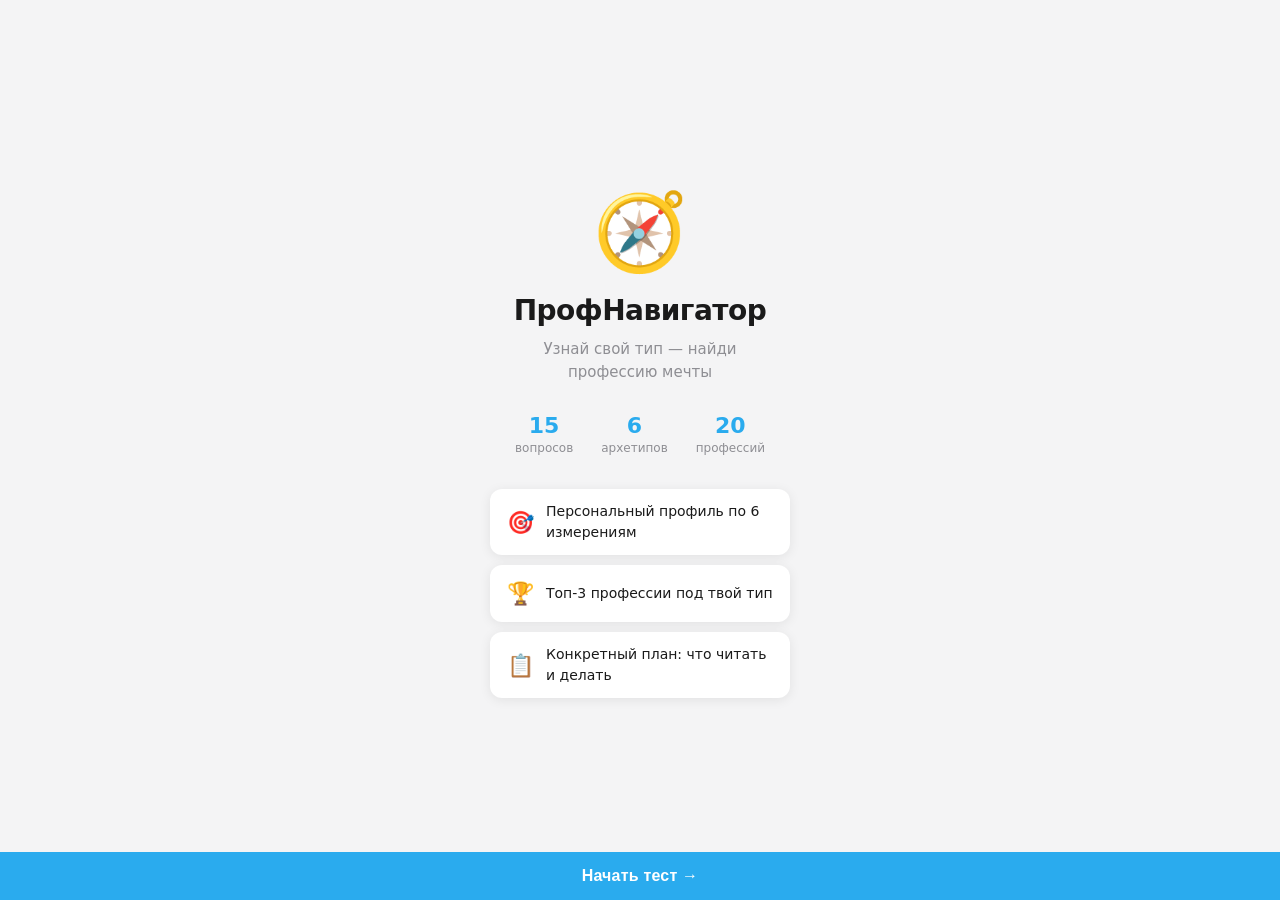
<file: tg-app/index.html>
<!DOCTYPE html>
<html lang="ru">
<head>
  <meta charset="UTF-8">
  <meta name="viewport" content="width=device-width, initial-scale=1.0, viewport-fit=cover">
  <meta name="theme-color" content="#ffffff">
  <title>ПрофНавигатор</title>

  <!-- Telegram Mini App SDK -->
  <script src="https://telegram.org/js/telegram-web-app.js"></script>

  <link rel="stylesheet" href="css/app.css">
</head>
<body>

<div id="app">

  <!-- ─── ЭКРАН 1: Welcome ──────────────────────────────────────────────── -->
  <div id="screen-welcome" class="screen screen-welcome">
    <div class="welcome-logo">🧭</div>
    <div class="welcome-title">ПрофНавигатор</div>
    <div class="welcome-sub">Узнай свой тип — найди профессию мечты</div>

    <div class="welcome-stats">
      <div class="stat-item">
        <div class="stat-num">15</div>
        <div class="stat-label">вопросов</div>
      </div>
      <div class="stat-item">
        <div class="stat-num">6</div>
        <div class="stat-label">архетипов</div>
      </div>
      <div class="stat-item">
        <div class="stat-num">20</div>
        <div class="stat-label">профессий</div>
      </div>
    </div>

    <div class="welcome-features">
      <div class="feature-item">
        <span class="feature-item-icon">🎯</span>
        <span>Персональный профиль по 6 измерениям</span>
      </div>
      <div class="feature-item">
        <span class="feature-item-icon">🏆</span>
        <span>Топ-3 профессии под твой тип</span>
      </div>
      <div class="feature-item">
        <span class="feature-item-icon">📋</span>
        <span>Конкретный план: что читать и делать</span>
      </div>
    </div>
  </div>

  <!-- ─── ЭКРАН 2: Quiz ────────────────────────────────────────────────── -->
  <div id="screen-quiz" class="screen">
    <div class="quiz-header">
      <div class="quiz-progress-wrap">
        <div class="quiz-progress-bar">
          <div class="quiz-progress-fill" id="quiz-progress-fill" style="width:15%"></div>
        </div>
        <div class="quiz-progress-label" id="quiz-progress-label">1 / 15</div>
      </div>
    </div>
    <div class="quiz-body">
      <div class="quiz-question" id="quiz-question"></div>
      <div class="quiz-hint" id="quiz-hint"></div>
      <div class="quiz-options" id="quiz-options"></div>
    </div>
  </div>

  <!-- ─── ЭКРАН 3: Loading ─────────────────────────────────────────────── -->
  <div id="screen-loading" class="screen screen-loading">
    <div class="loading-icon">🧭</div>
    <div class="loading-title">Анализирую твои ответы...</div>
    <div class="loading-dots">
      <div class="loading-dot"></div>
      <div class="loading-dot"></div>
      <div class="loading-dot"></div>
    </div>
    <div class="loading-steps">
      <div class="loading-step">🔍 Изучаю твой профиль</div>
      <div class="loading-step">📊 Строю карту навыков</div>
      <div class="loading-step">🎯 Подбираю профессии</div>
    </div>
  </div>

  <!-- ─── ЭКРАН 4: Archetype ───────────────────────────────────────────── -->
  <div id="screen-archetype" class="screen screen-archetype">
    <div class="archetype-hero">
      <span class="arch-emoji" id="arch-emoji">🔭</span>
      <div class="arch-label">Твой архетип</div>
      <div class="arch-name" id="arch-name">Исследователь</div>
      <div class="arch-tagline" id="arch-tagline">Видишь систему там, где другие видят хаос</div>
      <div class="rarity-badge">
        <span>👥</span>
        <span id="arch-rarity">Встречается у 19% подростков</span>
      </div>
    </div>

    <div class="arch-desc" id="arch-desc"></div>

    <div class="radar-section">
      <div class="radar-title">Твои сильные стороны</div>
      <div class="radar-svg-wrap" id="radar-svg"></div>
    </div>
  </div>

  <!-- ─── ЭКРАН 5: Professions ─────────────────────────────────────────── -->
  <div id="screen-professions" class="screen screen-professions">
    <div class="section-header">Профессии для тебя</div>
    <div class="section-sub">На основе твоего профиля — топ-3 совпадения</div>
    <div id="professions-list"></div>
  </div>

  <!-- ─── ЭКРАН 6: Profession Detail ──────────────────────────────────── -->
  <div id="screen-profession" class="screen screen-profession">
    <div class="detail-hero">
      <span class="detail-emoji" id="detail-emoji">💻</span>
      <div class="detail-name" id="detail-name">Программист</div>
      <span class="match-big" id="detail-match">95% совпадение</span>
    </div>

    <div class="detail-section">
      <div class="detail-section-title">О профессии</div>
      <div class="detail-desc" id="detail-desc"></div>
    </div>

    <div class="detail-section">
      <div class="detail-section-title">Ключевые навыки</div>
      <div class="skills-list" id="detail-skills"></div>
    </div>

    <div class="detail-section">
      <div class="detail-row">
        <span class="detail-row-label">Зарплата</span>
        <span id="detail-salary"></span>
      </div>
      <div class="detail-row">
        <span class="detail-row-label">ЕГЭ</span>
        <span id="detail-exams"></span>
      </div>
      <div class="detail-row">
        <span class="detail-row-label">Вузы</span>
        <span id="detail-universities"></span>
      </div>
    </div>
  </div>

  <!-- ─── ЭКРАН 7: Plan ────────────────────────────────────────────────── -->
  <div id="screen-plan" class="screen screen-plan">
    <div class="section-header">Твой план действий</div>
    <div class="plan-subtitle" id="plan-prof-name"></div>

    <div class="plan-tabs">
      <button class="plan-tab active" data-tab="study">📚 Учёба</button>
      <button class="plan-tab" data-tab="projects">🔬 Проекты</button>
      <button class="plan-tab" data-tab="content">📖 Контент</button>
      <button class="plan-tab" data-tab="nextStep">🎯 Первый шаг</button>
    </div>

    <div class="plan-content active" data-tab="study" id="plan-tab-study"></div>
    <div class="plan-content" data-tab="projects" id="plan-tab-projects"></div>
    <div class="plan-content" data-tab="content" id="plan-tab-content"></div>
    <div class="plan-content" data-tab="nextStep" id="plan-tab-nextStep"></div>
  </div>

  <!-- ─── ЭКРАН 8: Share ───────────────────────────────────────────────── -->
  <div id="screen-share" class="screen screen-share">
    <div class="share-hero-emoji" id="share-hero-emoji">🔭</div>
    <div class="share-title" id="share-title">Ты — Исследователь</div>
    <div class="share-sub">Поделись результатом с родителями!</div>

    <div class="share-result-card">
      <div class="share-card-emoji" id="share-card-emoji">🔭</div>
      <div class="share-card-archetype" id="share-card-archetype">Исследователь</div>
      <div class="share-card-divider"></div>
      <div class="share-card-prof" id="share-card-prof">Топ профессия: Программист</div>
      <div class="share-card-match" id="share-card-match">Совпадение 87%</div>
    </div>

    <button class="share-btn" id="btn-share">
      📤 Поделиться результатом
    </button>
    <button class="share-btn-secondary" id="btn-restart">
      Пройти ещё раз
    </button>
  </div>

</div>

<!-- Кнопка Назад для браузерного превью (в Telegram — нативная BackButton) -->
<button id="back-btn" style="display:none">
  <svg width="10" height="17" viewBox="0 0 10 17" fill="none">
    <path d="M8.5 1.5L1.5 8.5L8.5 15.5" stroke="currentColor" stroke-width="2.2" stroke-linecap="round" stroke-linejoin="round"/>
  </svg>
  Назад
</button>

<!-- Резервная кнопка для браузерного превью (скрыта по умолчанию) -->
<button id="main-btn">Начать тест →</button>

<script src="js/data.js"></script>
<script src="js/app.js"></script>
</body>
</html>
</file>
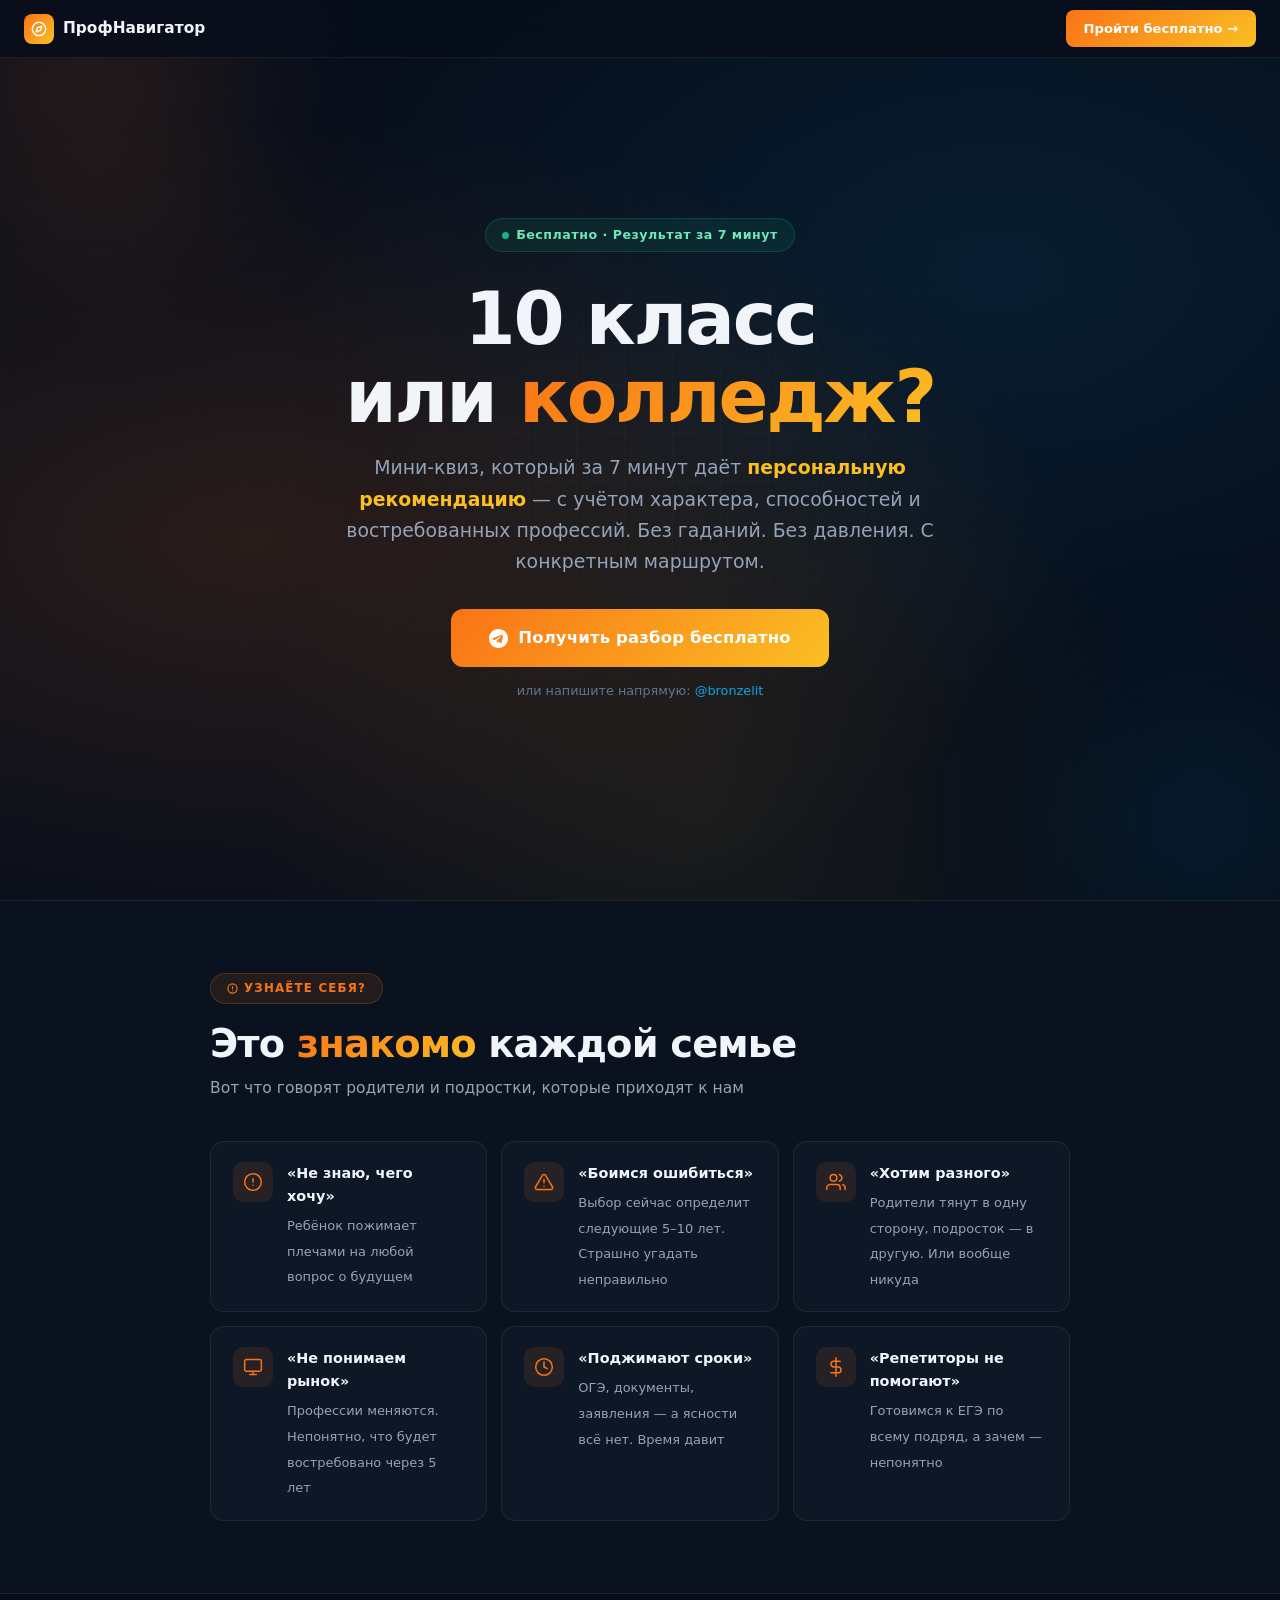
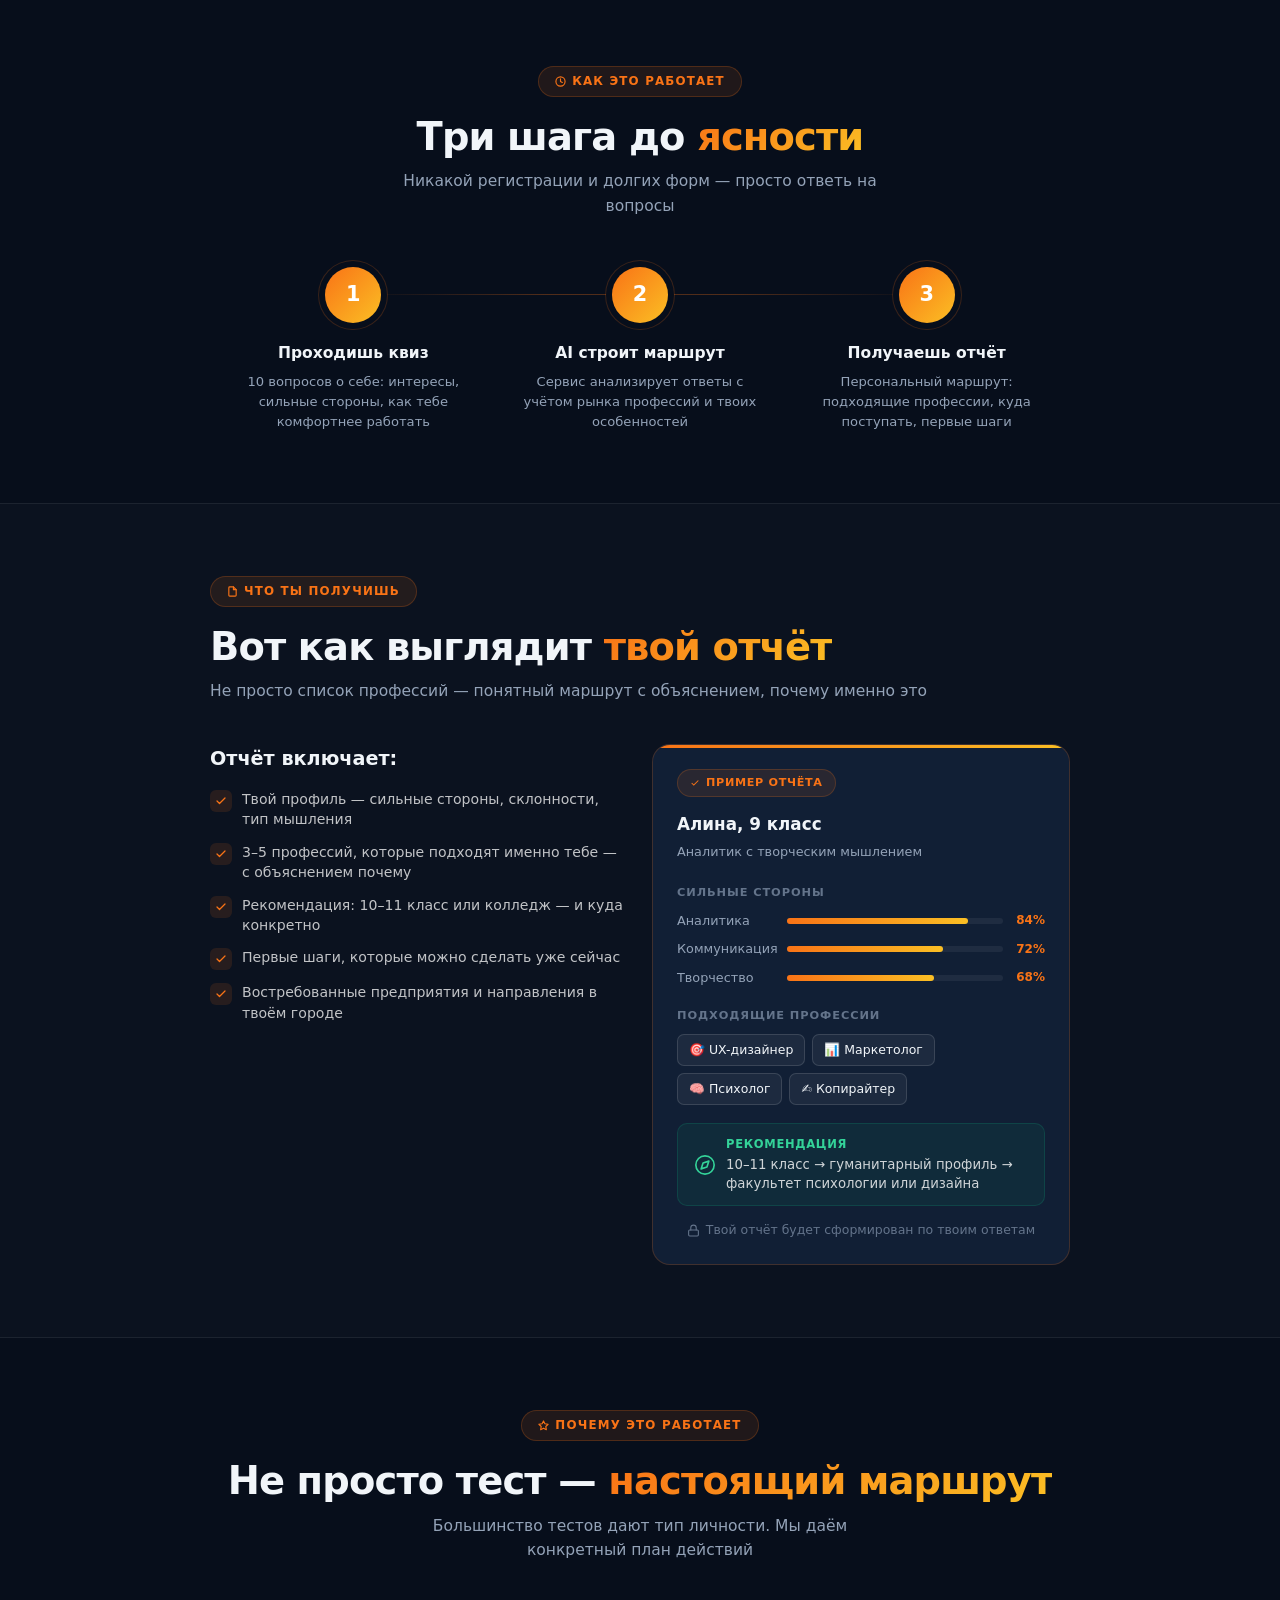
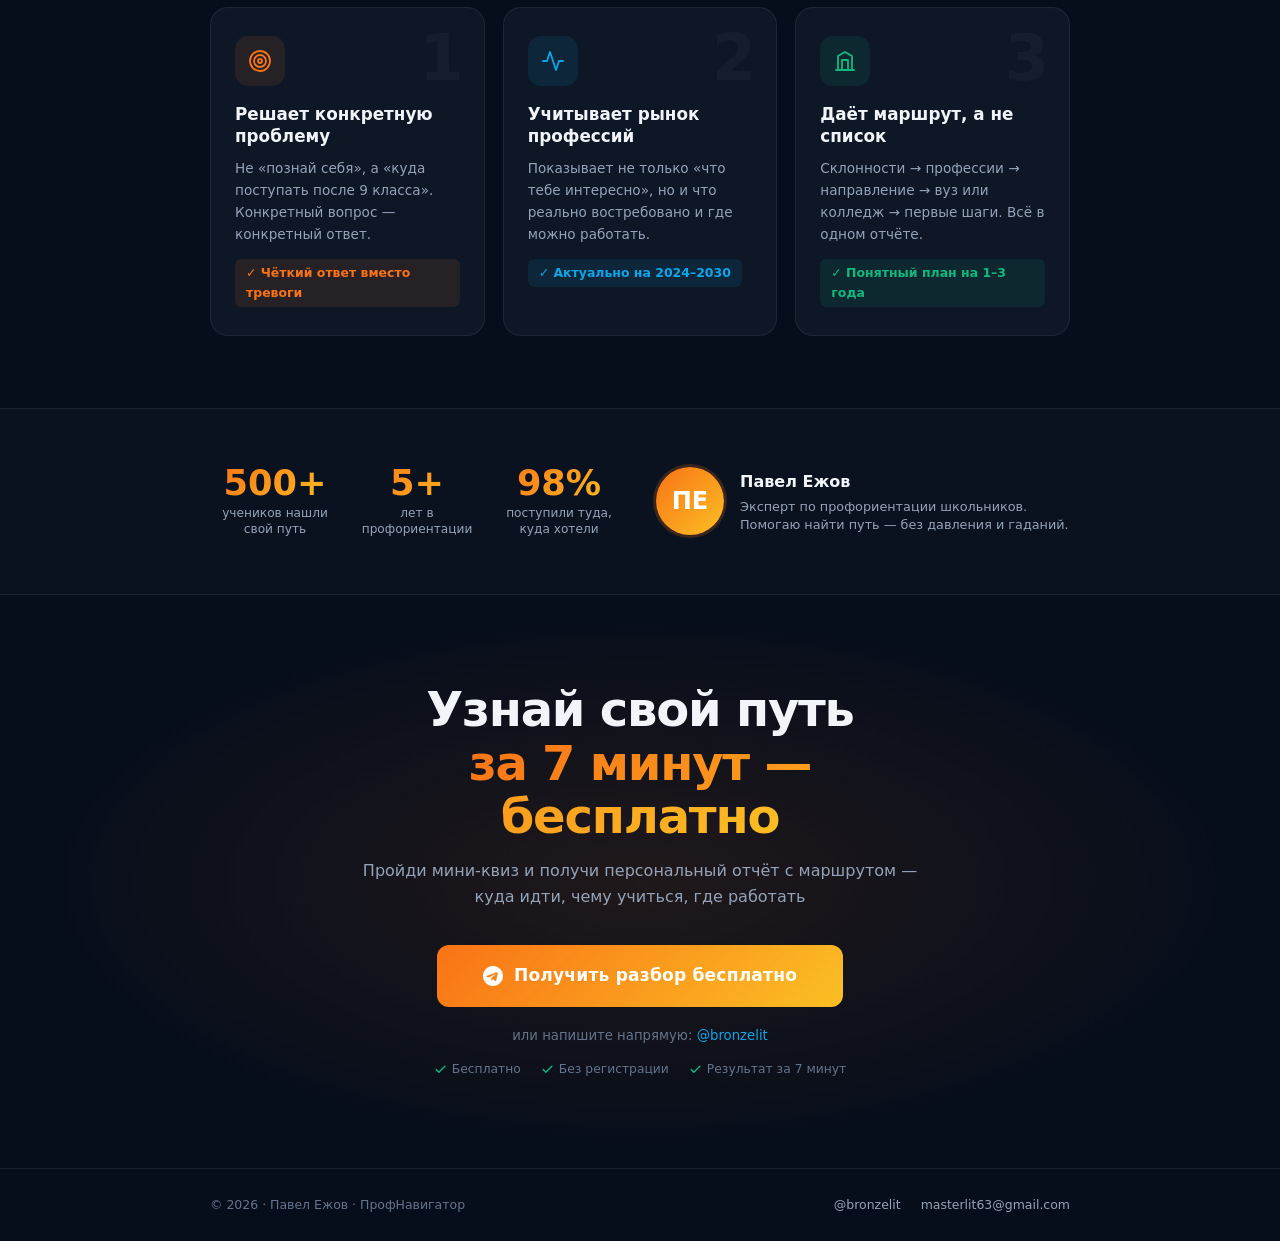
<file: landing.html>
<!DOCTYPE html>
<html lang="ru">
<head>
<meta charset="UTF-8">
<meta name="viewport" content="width=device-width, initial-scale=1.0">
<title>ПрофНавигатор — 10 класс или колледж?</title>
<style>
*, *::before, *::after { box-sizing: border-box; margin: 0; padding: 0; }

:root {
  --bg:      #070e1b;
  --card:    #0d1726;
  --card2:   #111f35;
  --orange:  #f97316;
  --amber:   #fbbf24;
  --teal:    #0ea5e9;
  --green:   #10b981;
  --text:    #f1f5f9;
  --muted:   #94a3b8;
  --muted2:  #64748b;
  --border:  rgba(255,255,255,0.07);
  --border2: rgba(255,255,255,0.13);
}

html { scroll-behavior: smooth; }

body {
  background: var(--bg);
  color: var(--text);
  font-family: -apple-system, BlinkMacSystemFont, 'Segoe UI', system-ui, sans-serif;
  overflow-x: hidden;
  line-height: 1.6;
}

/* ── HEADER ── */
.hdr {
  position: fixed; top: 0; left: 0; right: 0; z-index: 100;
  height: 58px; padding: 0 24px;
  display: flex; align-items: center; justify-content: space-between;
  background: rgba(7,14,27,0.88); backdrop-filter: blur(16px);
  border-bottom: 1px solid var(--border);
}
.hdr-logo {
  display: flex; align-items: center; gap: 9px;
  font-weight: 700; font-size: 0.96rem; color: var(--text); text-decoration: none;
}
.hdr-logo-icon {
  width: 30px; height: 30px; border-radius: 8px;
  background: linear-gradient(135deg, var(--orange), var(--amber));
  display: flex; align-items: center; justify-content: center; flex-shrink: 0;
}
.hdr-btn {
  padding: 8px 18px; border-radius: 8px;
  background: linear-gradient(135deg, var(--orange), var(--amber));
  color: #fff; font-size: 0.82rem; font-weight: 700;
  text-decoration: none; transition: all 0.2s; white-space: nowrap;
}
.hdr-btn:hover { transform: translateY(-1px); box-shadow: 0 4px 16px rgba(249,115,22,0.45); }

/* ── HERO ── */
.hero {
  position: relative; min-height: 100vh;
  display: flex; align-items: center; justify-content: center;
  padding: 90px 24px 70px; text-align: center; overflow: hidden;
}
.hero-glow {
  position: absolute; inset: 0;
  background:
    radial-gradient(ellipse at 20% 60%, rgba(249,115,22,0.14) 0%, transparent 55%),
    radial-gradient(ellipse at 78% 30%, rgba(14,165,233,0.1) 0%, transparent 50%),
    radial-gradient(ellipse at 55% 90%, rgba(251,191,36,0.07) 0%, transparent 45%);
}
.hero-grid {
  position: absolute; inset: 0;
  background-image:
    linear-gradient(rgba(255,255,255,0.02) 1px, transparent 1px),
    linear-gradient(90deg, rgba(255,255,255,0.02) 1px, transparent 1px);
  background-size: 48px 48px;
  mask-image: radial-gradient(ellipse at center, black 10%, transparent 72%);
}
.orb {
  position: absolute; border-radius: 50%;
  filter: blur(80px); pointer-events: none;
  animation: orbFloat 9s ease-in-out infinite;
}
.orb1 { width:300px;height:300px; background:rgba(249,115,22,0.12); top:-60px;left:-60px; }
.orb2 { width:260px;height:260px; background:rgba(14,165,233,0.09); bottom:-50px;right:-50px; animation-delay:-4s; }
@keyframes orbFloat { 0%,100%{transform:translateY(0)} 50%{transform:translateY(-20px)} }

.hero-inner { position: relative; z-index: 1; max-width: 680px; }

.hero-tag {
  display: inline-flex; align-items: center; gap: 7px;
  background: rgba(16,185,129,0.1); border: 1px solid rgba(16,185,129,0.22);
  color: #6ee7b7; font-size: 0.79rem; font-weight: 600;
  padding: 6px 16px; border-radius: 100px; margin-bottom: 28px;
  letter-spacing: 0.04em;
  animation: fadeUp 0.6s ease both;
}
.tag-dot {
  width: 7px; height: 7px; border-radius: 50%; background: var(--green);
  animation: blink 2s ease-in-out infinite;
}
@keyframes blink { 0%,100%{opacity:1;transform:scale(1)} 50%{opacity:.3;transform:scale(.6)} }

.hero-h1 {
  font-size: clamp(2.4rem, 8vw, 4.6rem); font-weight: 900;
  letter-spacing: -0.03em; line-height: 1.06; margin-bottom: 16px;
  animation: fadeUp 0.65s 0.08s ease both;
}
.hero-h1 .gr {
  background: linear-gradient(135deg, var(--orange), var(--amber));
  -webkit-background-clip: text; -webkit-text-fill-color: transparent; background-clip: text;
}

.hero-sub {
  font-size: clamp(1rem, 3vw, 1.18rem); color: var(--muted);
  margin-bottom: 32px; line-height: 1.65;
  animation: fadeUp 0.65s 0.15s ease both;
}
.hero-sub strong { color: var(--amber); font-weight: 600; }

.hero-cta { animation: fadeUp 0.65s 0.22s ease both; }
.btn-main {
  display: inline-flex; align-items: center; gap: 10px;
  padding: 16px 38px; border-radius: 12px;
  background: linear-gradient(135deg, var(--orange), var(--amber));
  color: #fff; font-size: 1.03rem; font-weight: 700;
  text-decoration: none; letter-spacing: 0.01em; transition: all 0.25s;
  animation: pulse 2.5s ease-in-out infinite;
}
@keyframes pulse {
  0%,100%{ box-shadow: 0 4px 28px rgba(249,115,22,0.42); }
  50%     { box-shadow: 0 4px 48px rgba(249,115,22,0.68), 0 0 0 10px rgba(249,115,22,0.07); }
}
.btn-main:hover { transform: translateY(-3px) scale(1.02); animation: none; box-shadow: 0 10px 44px rgba(249,115,22,0.62); }

.hero-note {
  margin-top: 14px; font-size: 0.8rem; color: var(--muted2);
  animation: fadeUp 0.65s 0.28s ease both;
}
.hero-note a { color: var(--teal); text-decoration: none; font-weight: 500; }
.hero-note a:hover { text-decoration: underline; }

@keyframes fadeUp {
  from { opacity: 0; transform: translateY(18px); }
  to   { opacity: 1; transform: translateY(0); }
}

/* ── PAIN ── */
.pain {
  padding: 72px 24px;
  background: rgba(255,255,255,0.015);
  border-top: 1px solid var(--border); border-bottom: 1px solid var(--border);
}
.pain-inner { max-width: 860px; margin: 0 auto; }
.section-label {
  display: inline-flex; align-items: center; gap: 6px;
  background: rgba(249,115,22,0.1); border: 1px solid rgba(249,115,22,0.22);
  color: var(--orange); font-size: 0.74rem; font-weight: 700;
  letter-spacing: 0.1em; text-transform: uppercase;
  padding: 5px 16px; border-radius: 100px; margin-bottom: 18px;
}
.section-h2 {
  font-size: clamp(1.6rem, 5vw, 2.4rem); font-weight: 800;
  letter-spacing: -0.022em; line-height: 1.15; margin-bottom: 10px;
}
.section-h2 .gr {
  background: linear-gradient(135deg, var(--orange), var(--amber));
  -webkit-background-clip: text; -webkit-text-fill-color: transparent; background-clip: text;
}
.section-desc { font-size: 0.97rem; color: var(--muted); margin-bottom: 40px; line-height: 1.6; }

.pain-grid {
  display: grid; grid-template-columns: repeat(auto-fit, minmax(250px, 1fr)); gap: 14px;
}
.pain-card {
  background: var(--card); border: 1px solid var(--border);
  border-radius: 14px; padding: 20px 22px;
  display: flex; align-items: flex-start; gap: 14px;
  transition: border-color 0.25s, transform 0.25s;
}
.pain-card:hover { border-color: rgba(249,115,22,0.25); transform: translateY(-3px); }
.pain-icon {
  width: 40px; height: 40px; border-radius: 10px; flex-shrink: 0;
  background: rgba(249,115,22,0.1);
  display: flex; align-items: center; justify-content: center;
}
.pain-text strong { display: block; font-size: 0.9rem; font-weight: 700; margin-bottom: 4px; }
.pain-text span { font-size: 0.81rem; color: var(--muted); line-height: 1.45; }

/* ── HOW IT WORKS ── */
.how { padding: 72px 24px; }
.how-inner { max-width: 860px; margin: 0 auto; text-align: center; }

.steps {
  display: grid; grid-template-columns: repeat(3, 1fr);
  gap: 0; margin-top: 48px; position: relative;
}
.steps::before {
  content: '';
  position: absolute; top: 27px; left: 17%; right: 17%; height: 1px;
  background: linear-gradient(90deg, transparent, rgba(249,115,22,0.3), rgba(249,115,22,0.3), transparent);
}
.step { padding: 0 16px; }
.step-num {
  width: 56px; height: 56px; border-radius: 50%;
  background: linear-gradient(135deg, var(--orange), var(--amber));
  display: flex; align-items: center; justify-content: center;
  font-size: 1.3rem; font-weight: 800; color: #fff;
  margin: 0 auto 18px; position: relative; z-index: 1;
  box-shadow: 0 0 0 6px var(--bg), 0 0 0 7px rgba(249,115,22,0.2);
}
.step-title { font-size: 0.97rem; font-weight: 700; margin-bottom: 7px; }
.step-desc { font-size: 0.82rem; color: var(--muted); line-height: 1.5; }

/* ── REPORT PREVIEW ── */
.preview { padding: 72px 24px; background: rgba(255,255,255,0.015); border-top: 1px solid var(--border); border-bottom: 1px solid var(--border); }
.preview-inner { max-width: 860px; margin: 0 auto; }
.preview-grid {
  display: grid; grid-template-columns: 1fr 1fr; gap: 24px; margin-top: 40px; align-items: start;
}
.preview-text {}
.preview-text h3 { font-size: 1.2rem; font-weight: 700; margin-bottom: 14px; }
.preview-list { list-style: none; display: flex; flex-direction: column; gap: 12px; }
.preview-list li {
  display: flex; align-items: flex-start; gap: 10px;
  font-size: 0.88rem; color: rgba(255,255,255,0.75); line-height: 1.45;
}
.pl-icon {
  width: 22px; height: 22px; border-radius: 6px; flex-shrink: 0;
  background: rgba(249,115,22,0.12);
  display: flex; align-items: center; justify-content: center; margin-top: 1px;
}

.report-card {
  background: var(--card2); border: 1px solid rgba(249,115,22,0.2);
  border-radius: 18px; padding: 24px; position: relative; overflow: hidden;
}
.report-card::before {
  content: '';
  position: absolute; top: 0; left: 0; right: 0; height: 3px;
  background: linear-gradient(90deg, var(--orange), var(--amber));
}
.report-badge {
  display: inline-flex; align-items: center; gap: 6px;
  background: rgba(249,115,22,0.1); border: 1px solid rgba(249,115,22,0.2);
  color: var(--orange); font-size: 0.7rem; font-weight: 700; letter-spacing: 0.06em;
  text-transform: uppercase; padding: 4px 12px; border-radius: 100px; margin-bottom: 14px;
}
.report-name { font-size: 1.05rem; font-weight: 700; margin-bottom: 4px; }
.report-type { font-size: 0.8rem; color: var(--muted); margin-bottom: 20px; }

.report-section { margin-bottom: 18px; }
.report-section-title {
  font-size: 0.71rem; font-weight: 700; letter-spacing: 0.08em;
  text-transform: uppercase; color: var(--muted2); margin-bottom: 10px;
}
.bar-row { display: flex; align-items: center; gap: 10px; margin-bottom: 8px; }
.bar-label { font-size: 0.8rem; color: var(--muted); width: 100px; flex-shrink: 0; }
.bar-track {
  flex: 1; height: 6px; border-radius: 100px;
  background: rgba(255,255,255,0.06);
}
.bar-fill { height: 100%; border-radius: 100px; background: linear-gradient(90deg, var(--orange), var(--amber)); }
.bar-pct { font-size: 0.75rem; color: var(--orange); font-weight: 600; width: 32px; text-align: right; flex-shrink: 0; }

.prof-chips { display: flex; flex-wrap: wrap; gap: 7px; }
.prof-chip {
  display: inline-flex; align-items: center; gap: 5px;
  background: rgba(255,255,255,0.05); border: 1px solid var(--border2);
  color: var(--text); font-size: 0.78rem; padding: 5px 11px; border-radius: 7px;
}

.report-path {
  background: rgba(16,185,129,0.08); border: 1px solid rgba(16,185,129,0.18);
  border-radius: 10px; padding: 12px 16px;
  display: flex; align-items: center; gap: 10px;
}
.report-path-text { font-size: 0.83rem; color: rgba(255,255,255,0.8); line-height: 1.45; }
.report-path-text strong { color: #34d399; display: block; font-size: 0.72rem; letter-spacing: 0.06em; text-transform: uppercase; margin-bottom: 2px; }

.report-blur-hint {
  margin-top: 14px; text-align: center;
  font-size: 0.78rem; color: var(--muted2);
  display: flex; align-items: center; justify-content: center; gap: 6px;
}

/* ── FEATURES ── */
.features { padding: 72px 24px; }
.features-inner { max-width: 860px; margin: 0 auto; text-align: center; }
.cards { display: grid; grid-template-columns: repeat(auto-fit, minmax(250px, 1fr)); gap: 18px; }
.f-card {
  background: var(--card); border: 1px solid var(--border);
  border-radius: 18px; padding: 28px 24px; text-align: left; position: relative; overflow: hidden;
  transition: transform 0.3s, border-color 0.3s, box-shadow 0.3s;
}
.f-card::after {
  content: ''; position: absolute; top: 0; left: 0; right: 0; height: 2px;
  opacity: 0; transition: opacity 0.3s;
}
.f-card.c1::after { background: linear-gradient(90deg, var(--orange), var(--amber)); }
.f-card.c2::after { background: linear-gradient(90deg, var(--teal), #38bdf8); }
.f-card.c3::after { background: linear-gradient(90deg, var(--green), #34d399); }
.f-card:hover { transform: translateY(-5px); border-color: var(--border2); box-shadow: 0 18px 50px rgba(0,0,0,0.3); }
.f-card:hover::after { opacity: 1; }
.f-num {
  position: absolute; top: 18px; right: 20px;
  font-size: 4rem; font-weight: 900; color: rgba(255,255,255,0.03);
  pointer-events: none; user-select: none; line-height: 1;
}
.f-icon {
  width: 50px; height: 50px; border-radius: 13px;
  display: flex; align-items: center; justify-content: center; margin-bottom: 18px;
}
.f-card.c1 .f-icon { background: rgba(249,115,22,0.1); }
.f-card.c2 .f-icon { background: rgba(14,165,233,0.1); }
.f-card.c3 .f-icon { background: rgba(16,185,129,0.1); }
.f-title { font-size: 1.05rem; font-weight: 700; line-height: 1.3; margin-bottom: 9px; }
.f-desc { font-size: 0.85rem; color: var(--muted); line-height: 1.62; }
.f-tag {
  display: inline-flex; align-items: center; gap: 5px;
  margin-top: 14px; font-size: 0.78rem; font-weight: 600; padding: 4px 11px; border-radius: 6px;
}
.f-card.c1 .f-tag { background:rgba(249,115,22,0.1); color:var(--orange); }
.f-card.c2 .f-tag { background:rgba(14,165,233,0.1); color:var(--teal); }
.f-card.c3 .f-tag { background:rgba(16,185,129,0.1); color:var(--green); }

/* ── TRUST ── */
.trust {
  padding: 56px 24px;
  background: rgba(255,255,255,0.015);
  border-top: 1px solid var(--border); border-bottom: 1px solid var(--border);
}
.trust-inner {
  max-width: 860px; margin: 0 auto;
  display: grid; grid-template-columns: 1fr 1fr; gap: 32px; align-items: center;
}
.trust-stats { display: grid; grid-template-columns: repeat(3,1fr); gap: 12px; }
.t-stat { text-align: center; }
.t-val {
  font-size: 2.2rem; font-weight: 900; line-height: 1;
  background: linear-gradient(135deg, var(--orange), var(--amber));
  -webkit-background-clip: text; -webkit-text-fill-color: transparent; background-clip: text;
  margin-bottom: 5px;
}
.t-lbl { font-size: 0.76rem; color: var(--muted); line-height: 1.35; }
.trust-author { display: flex; align-items: center; gap: 16px; }
.author-photo {
  width: 68px; height: 68px; border-radius: 50%; flex-shrink: 0;
  background: linear-gradient(135deg, var(--orange), var(--amber));
  display: flex; align-items: center; justify-content: center;
  font-size: 1.5rem; font-weight: 800; color: #fff;
  box-shadow: 0 0 0 3px rgba(249,115,22,0.2);
}
.author-name { font-size: 1rem; font-weight: 700; margin-bottom: 3px; }
.author-role { font-size: 0.8rem; color: var(--muted); line-height: 1.4; }

/* ── CTA ── */
.cta { padding: 88px 24px; text-align: center; position: relative; overflow: hidden; }
.cta-glow {
  position: absolute; inset: 0;
  background: radial-gradient(ellipse at center, rgba(249,115,22,0.1) 0%, transparent 65%);
  pointer-events: none;
}
.cta-inner { position: relative; z-index: 1; max-width: 580px; margin: 0 auto; }
.cta-h2 {
  font-size: clamp(1.8rem, 6vw, 3rem); font-weight: 900;
  letter-spacing: -0.025em; line-height: 1.12; margin-bottom: 14px;
}
.cta-h2 span {
  background: linear-gradient(135deg, var(--orange), var(--amber));
  -webkit-background-clip: text; -webkit-text-fill-color: transparent; background-clip: text;
}
.cta-desc { font-size: 1rem; color: var(--muted); margin-bottom: 36px; line-height: 1.6; }
.btn-cta {
  display: inline-flex; align-items: center; gap: 11px;
  padding: 17px 46px; border-radius: 12px;
  background: linear-gradient(135deg, var(--orange), var(--amber));
  color: #fff; font-size: 1.07rem; font-weight: 700;
  text-decoration: none; letter-spacing: 0.01em; transition: all 0.25s;
  animation: pulse 2.5s ease-in-out infinite;
}
.btn-cta:hover { transform: translateY(-3px) scale(1.02); animation: none; box-shadow: 0 12px 50px rgba(249,115,22,0.62); }
.cta-link { margin-top: 18px; font-size: 0.83rem; color: var(--muted2); }
.cta-link a { color: var(--teal); text-decoration: none; font-weight: 500; }
.cta-link a:hover { text-decoration: underline; }
.cta-perks {
  display: flex; align-items: center; justify-content: center;
  gap: 20px; flex-wrap: wrap; margin-top: 14px;
}
.perk { display: flex; align-items: center; gap: 5px; font-size: 0.77rem; color: var(--muted2); }

/* ── FOOTER ── */
footer {
  border-top: 1px solid var(--border); padding: 26px 24px;
}
.footer-inner {
  max-width: 860px; margin: 0 auto;
  display: flex; align-items: center; justify-content: space-between; flex-wrap: wrap; gap: 12px;
}
.footer-copy { font-size: 0.78rem; color: var(--muted2); }
.footer-links { display: flex; gap: 20px; }
.footer-link { font-size: 0.78rem; color: var(--muted); text-decoration: none; }
.footer-link:hover { color: var(--text); }

/* ── REVEAL ── */
.reveal { opacity: 0; transform: translateY(24px); transition: opacity 0.6s ease, transform 0.6s ease; }
.reveal.on { opacity: 1; transform: none; }
.rd1 { transition-delay: 0.1s; } .rd2 { transition-delay: 0.2s; } .rd3 { transition-delay: 0.3s; }

/* ── RESPONSIVE ── */
@media (max-width: 680px) {
  .hero { padding: 80px 20px 60px; }
  section, .pain, .how, .preview, .features, .trust, .cta { padding: 56px 20px; }
  .steps { grid-template-columns: 1fr; gap: 28px; }
  .steps::before { display: none; }
  .preview-grid { grid-template-columns: 1fr; }
  .trust-inner { grid-template-columns: 1fr; gap: 28px; }
  .trust-stats { grid-template-columns: repeat(3,1fr); }
  .pain-grid { grid-template-columns: 1fr; }
  .cards { grid-template-columns: 1fr; }
  .footer-inner { flex-direction: column; text-align: center; }
  .footer-links { justify-content: center; }
  .hdr-btn { font-size: 0.76rem; padding: 7px 12px; }
}
@media (max-width: 420px) {
  .hero-h1 { font-size: 2rem; }
  .trust-stats { grid-template-columns: repeat(3,1fr); }
  .t-val { font-size: 1.6rem; }
}
</style>
</head>
<body>

<!-- HEADER -->
<header class="hdr">
  <a class="hdr-logo" href="#">
    <div class="hdr-logo-icon">
      <svg width="16" height="16" viewBox="0 0 24 24" fill="none" stroke="#fff" stroke-width="2.2" stroke-linecap="round" stroke-linejoin="round">
        <circle cx="12" cy="12" r="10"/><polygon points="16.24,7.76 14.12,14.12 7.76,16.24 9.88,9.88"/>
      </svg>
    </div>
    ПрофНавигатор
  </a>
  <a class="hdr-btn" href="https://t.me/bronzelit" target="_blank" rel="noopener">Пройти бесплатно →</a>
</header>

<!-- HERO -->
<section class="hero">
  <div class="hero-glow"></div>
  <div class="hero-grid"></div>
  <div class="orb orb1"></div>
  <div class="orb orb2"></div>

  <div class="hero-inner">
    <div class="hero-tag">
      <div class="tag-dot"></div>
      Бесплатно · Результат за 7 минут
    </div>

    <h1 class="hero-h1">
      10 класс<br>или <span class="gr">колледж?</span>
    </h1>

    <p class="hero-sub">
      Мини-квиз, который за 7 минут даёт <strong>персональную рекомендацию</strong> —
      с учётом характера, способностей и востребованных профессий.
      Без гаданий. Без давления. С конкретным маршрутом.
    </p>

    <div class="hero-cta">
      <a class="btn-main" href="https://t.me/bronzelit" target="_blank" rel="noopener">
        <svg width="19" height="19" viewBox="0 0 24 24" fill="currentColor">
          <path d="M12 0C5.373 0 0 5.373 0 12s5.373 12 12 12 12-5.373 12-12S18.627 0 12 0zm5.894 8.221-1.97 9.28c-.145.658-.537.818-1.084.508l-3-2.21-1.447 1.394c-.16.16-.295.295-.605.295l.213-3.053 5.56-5.023c.242-.213-.054-.333-.373-.12L7.15 13.748l-2.96-.924c-.643-.204-.657-.643.136-.953l11.57-4.461c.537-.194 1.006.131.998.811z"/>
        </svg>
        Получить разбор бесплатно
      </a>
    </div>
    <p class="hero-note">
      или напишите напрямую: <a href="https://t.me/bronzelit" target="_blank" rel="noopener">@bronzelit</a>
    </p>
  </div>
</section>

<!-- PAIN -->
<section class="pain">
  <div class="pain-inner">
    <div class="section-label reveal">
      <svg width="11" height="11" viewBox="0 0 24 24" fill="none" stroke="currentColor" stroke-width="2.5" stroke-linecap="round" stroke-linejoin="round"><circle cx="12" cy="12" r="10"/><line x1="12" y1="8" x2="12" y2="12"/><line x1="12" y1="16" x2="12.01" y2="16"/></svg>
      Узнаёте себя?
    </div>
    <h2 class="section-h2 reveal">Это <span class="gr">знакомо</span> каждой семье</h2>
    <p class="section-desc reveal">Вот что говорят родители и подростки, которые приходят к нам</p>

    <div class="pain-grid">
      <div class="pain-card reveal">
        <div class="pain-icon">
          <svg width="20" height="20" viewBox="0 0 24 24" fill="none" stroke="var(--orange)" stroke-width="1.8" stroke-linecap="round" stroke-linejoin="round"><circle cx="12" cy="12" r="10"/><path d="M12 8v4m0 4h.01"/></svg>
        </div>
        <div class="pain-text">
          <strong>«Не знаю, чего хочу»</strong>
          <span>Ребёнок пожимает плечами на любой вопрос о будущем</span>
        </div>
      </div>
      <div class="pain-card reveal rd1">
        <div class="pain-icon">
          <svg width="20" height="20" viewBox="0 0 24 24" fill="none" stroke="var(--orange)" stroke-width="1.8" stroke-linecap="round" stroke-linejoin="round"><path d="M10.29 3.86L1.82 18a2 2 0 0 0 1.71 3h16.94a2 2 0 0 0 1.71-3L13.71 3.86a2 2 0 0 0-3.42 0z"/><line x1="12" y1="9" x2="12" y2="13"/><line x1="12" y1="17" x2="12.01" y2="17"/></svg>
        </div>
        <div class="pain-text">
          <strong>«Боимся ошибиться»</strong>
          <span>Выбор сейчас определит следующие 5–10 лет. Страшно угадать неправильно</span>
        </div>
      </div>
      <div class="pain-card reveal rd2">
        <div class="pain-icon">
          <svg width="20" height="20" viewBox="0 0 24 24" fill="none" stroke="var(--orange)" stroke-width="1.8" stroke-linecap="round" stroke-linejoin="round"><path d="M17 21v-2a4 4 0 0 0-4-4H5a4 4 0 0 0-4 4v2"/><circle cx="9" cy="7" r="4"/><path d="M23 21v-2a4 4 0 0 0-3-3.87"/><path d="M16 3.13a4 4 0 0 1 0 7.75"/></svg>
        </div>
        <div class="pain-text">
          <strong>«Хотим разного»</strong>
          <span>Родители тянут в одну сторону, подросток — в другую. Или вообще никуда</span>
        </div>
      </div>
      <div class="pain-card reveal">
        <div class="pain-icon">
          <svg width="20" height="20" viewBox="0 0 24 24" fill="none" stroke="var(--orange)" stroke-width="1.8" stroke-linecap="round" stroke-linejoin="round"><rect x="2" y="3" width="20" height="14" rx="2"/><line x1="8" y1="21" x2="16" y2="21"/><line x1="12" y1="17" x2="12" y2="21"/></svg>
        </div>
        <div class="pain-text">
          <strong>«Не понимаем рынок»</strong>
          <span>Профессии меняются. Непонятно, что будет востребовано через 5 лет</span>
        </div>
      </div>
      <div class="pain-card reveal rd1">
        <div class="pain-icon">
          <svg width="20" height="20" viewBox="0 0 24 24" fill="none" stroke="var(--orange)" stroke-width="1.8" stroke-linecap="round" stroke-linejoin="round"><circle cx="12" cy="12" r="10"/><polyline points="12 6 12 12 16 14"/></svg>
        </div>
        <div class="pain-text">
          <strong>«Поджимают сроки»</strong>
          <span>ОГЭ, документы, заявления — а ясности всё нет. Время давит</span>
        </div>
      </div>
      <div class="pain-card reveal rd2">
        <div class="pain-icon">
          <svg width="20" height="20" viewBox="0 0 24 24" fill="none" stroke="var(--orange)" stroke-width="1.8" stroke-linecap="round" stroke-linejoin="round"><line x1="12" y1="1" x2="12" y2="23"/><path d="M17 5H9.5a3.5 3.5 0 0 0 0 7h5a3.5 3.5 0 0 1 0 7H6"/></svg>
        </div>
        <div class="pain-text">
          <strong>«Репетиторы не помогают»</strong>
          <span>Готовимся к ЕГЭ по всему подряд, а зачем — непонятно</span>
        </div>
      </div>
    </div>
  </div>
</section>

<!-- HOW IT WORKS -->
<section class="how">
  <div class="how-inner">
    <div class="section-label reveal" style="display:inline-flex">
      <svg width="11" height="11" viewBox="0 0 24 24" fill="none" stroke="currentColor" stroke-width="2.5" stroke-linecap="round" stroke-linejoin="round"><circle cx="12" cy="12" r="10"/><polyline points="12 6 12 12 16 14"/></svg>
      Как это работает
    </div>
    <h2 class="section-h2 reveal">Три шага до <span class="gr">ясности</span></h2>
    <p class="section-desc reveal" style="max-width:480px;margin:0 auto 0">Никакой регистрации и долгих форм — просто ответь на вопросы</p>

    <div class="steps">
      <div class="step reveal">
        <div class="step-num">1</div>
        <h3 class="step-title">Проходишь квиз</h3>
        <p class="step-desc">10 вопросов о себе: интересы, сильные стороны, как тебе комфортнее работать</p>
      </div>
      <div class="step reveal rd1">
        <div class="step-num">2</div>
        <h3 class="step-title">AI строит маршрут</h3>
        <p class="step-desc">Сервис анализирует ответы с учётом рынка профессий и твоих особенностей</p>
      </div>
      <div class="step reveal rd2">
        <div class="step-num">3</div>
        <h3 class="step-title">Получаешь отчёт</h3>
        <p class="step-desc">Персональный маршрут: подходящие профессии, куда поступать, первые шаги</p>
      </div>
    </div>
  </div>
</section>

<!-- REPORT PREVIEW -->
<section class="preview">
  <div class="preview-inner">
    <div class="section-label reveal">
      <svg width="11" height="11" viewBox="0 0 24 24" fill="none" stroke="currentColor" stroke-width="2.5" stroke-linecap="round" stroke-linejoin="round"><path d="M14 2H6a2 2 0 0 0-2 2v16a2 2 0 0 0 2 2h12a2 2 0 0 0 2-2V8z"/><polyline points="14 2 14 8 20 8"/></svg>
      Что ты получишь
    </div>
    <h2 class="section-h2 reveal">Вот как выглядит <span class="gr">твой отчёт</span></h2>
    <p class="section-desc reveal">Не просто список профессий — понятный маршрут с объяснением, почему именно это</p>

    <div class="preview-grid">
      <div class="preview-text reveal">
        <h3>Отчёт включает:</h3>
        <ul class="preview-list">
          <li>
            <div class="pl-icon"><svg width="12" height="12" viewBox="0 0 24 24" fill="none" stroke="var(--orange)" stroke-width="2.5" stroke-linecap="round" stroke-linejoin="round"><polyline points="20 6 9 17 4 12"/></svg></div>
            Твой профиль — сильные стороны, склонности, тип мышления
          </li>
          <li>
            <div class="pl-icon"><svg width="12" height="12" viewBox="0 0 24 24" fill="none" stroke="var(--orange)" stroke-width="2.5" stroke-linecap="round" stroke-linejoin="round"><polyline points="20 6 9 17 4 12"/></svg></div>
            3–5 профессий, которые подходят именно тебе — с объяснением почему
          </li>
          <li>
            <div class="pl-icon"><svg width="12" height="12" viewBox="0 0 24 24" fill="none" stroke="var(--orange)" stroke-width="2.5" stroke-linecap="round" stroke-linejoin="round"><polyline points="20 6 9 17 4 12"/></svg></div>
            Рекомендация: 10–11 класс или колледж — и куда конкретно
          </li>
          <li>
            <div class="pl-icon"><svg width="12" height="12" viewBox="0 0 24 24" fill="none" stroke="var(--orange)" stroke-width="2.5" stroke-linecap="round" stroke-linejoin="round"><polyline points="20 6 9 17 4 12"/></svg></div>
            Первые шаги, которые можно сделать уже сейчас
          </li>
          <li>
            <div class="pl-icon"><svg width="12" height="12" viewBox="0 0 24 24" fill="none" stroke="var(--orange)" stroke-width="2.5" stroke-linecap="round" stroke-linejoin="round"><polyline points="20 6 9 17 4 12"/></svg></div>
            Востребованные предприятия и направления в твоём городе
          </li>
        </ul>
      </div>

      <div class="report-card reveal rd1">
        <div class="report-badge">
          <svg width="10" height="10" viewBox="0 0 24 24" fill="none" stroke="currentColor" stroke-width="2.5"><polyline points="20 6 9 17 4 12"/></svg>
          Пример отчёта
        </div>
        <div class="report-name">Алина, 9 класс</div>
        <div class="report-type">Аналитик с творческим мышлением</div>

        <div class="report-section">
          <div class="report-section-title">Сильные стороны</div>
          <div class="bar-row">
            <div class="bar-label">Аналитика</div>
            <div class="bar-track"><div class="bar-fill" style="width:84%"></div></div>
            <div class="bar-pct">84%</div>
          </div>
          <div class="bar-row">
            <div class="bar-label">Коммуникация</div>
            <div class="bar-track"><div class="bar-fill" style="width:72%"></div></div>
            <div class="bar-pct">72%</div>
          </div>
          <div class="bar-row">
            <div class="bar-label">Творчество</div>
            <div class="bar-track"><div class="bar-fill" style="width:68%"></div></div>
            <div class="bar-pct">68%</div>
          </div>
        </div>

        <div class="report-section">
          <div class="report-section-title">Подходящие профессии</div>
          <div class="prof-chips">
            <div class="prof-chip">🎯 UX-дизайнер</div>
            <div class="prof-chip">📊 Маркетолог</div>
            <div class="prof-chip">🧠 Психолог</div>
            <div class="prof-chip">✍️ Копирайтер</div>
          </div>
        </div>

        <div class="report-path">
          <svg width="22" height="22" viewBox="0 0 24 24" fill="none" stroke="#34d399" stroke-width="1.8" stroke-linecap="round" stroke-linejoin="round" style="flex-shrink:0"><circle cx="12" cy="12" r="10"/><polygon points="16.24,7.76 14.12,14.12 7.76,16.24 9.88,9.88"/></svg>
          <div class="report-path-text">
            <strong>Рекомендация</strong>
            10–11 класс → гуманитарный профиль → факультет психологии или дизайна
          </div>
        </div>

        <div class="report-blur-hint">
          <svg width="13" height="13" viewBox="0 0 24 24" fill="none" stroke="currentColor" stroke-width="2" stroke-linecap="round" stroke-linejoin="round"><rect x="3" y="11" width="18" height="11" rx="2"/><path d="M7 11V7a5 5 0 0 1 10 0v4"/></svg>
          Твой отчёт будет сформирован по твоим ответам
        </div>
      </div>
    </div>
  </div>
</section>

<!-- FEATURES -->
<section class="features">
  <div class="features-inner">
    <div class="section-label reveal" style="display:inline-flex">
      <svg width="11" height="11" viewBox="0 0 24 24" fill="none" stroke="currentColor" stroke-width="2.5" stroke-linecap="round" stroke-linejoin="round"><polygon points="12 2 15.09 8.26 22 9.27 17 14.14 18.18 21.02 12 17.77 5.82 21.02 7 14.14 2 9.27 8.91 8.26"/></svg>
      Почему это работает
    </div>
    <h2 class="section-h2 reveal">Не просто тест — <span class="gr">настоящий маршрут</span></h2>
    <p class="section-desc reveal" style="max-width:500px;margin:0 auto 44px">Большинство тестов дают тип личности. Мы даём конкретный план действий</p>

    <div class="cards">
      <div class="f-card c1 reveal">
        <div class="f-num">1</div>
        <div class="f-icon">
          <svg width="24" height="24" viewBox="0 0 24 24" fill="none" stroke="var(--orange)" stroke-width="1.8" stroke-linecap="round" stroke-linejoin="round"><circle cx="12" cy="12" r="10"/><circle cx="12" cy="12" r="6"/><circle cx="12" cy="12" r="2"/></svg>
        </div>
        <h3 class="f-title">Решает конкретную проблему</h3>
        <p class="f-desc">Не «познай себя», а «куда поступать после 9 класса». Конкретный вопрос — конкретный ответ.</p>
        <div class="f-tag">✓ Чёткий ответ вместо тревоги</div>
      </div>
      <div class="f-card c2 reveal rd1">
        <div class="f-num">2</div>
        <div class="f-icon">
          <svg width="24" height="24" viewBox="0 0 24 24" fill="none" stroke="var(--teal)" stroke-width="1.8" stroke-linecap="round" stroke-linejoin="round"><polyline points="22 12 18 12 15 21 9 3 6 12 2 12"/></svg>
        </div>
        <h3 class="f-title">Учитывает рынок профессий</h3>
        <p class="f-desc">Показывает не только «что тебе интересно», но и что реально востребовано и где можно работать.</p>
        <div class="f-tag">✓ Актуально на 2024–2030</div>
      </div>
      <div class="f-card c3 reveal rd2">
        <div class="f-num">3</div>
        <div class="f-icon">
          <svg width="24" height="24" viewBox="0 0 24 24" fill="none" stroke="var(--green)" stroke-width="1.8" stroke-linecap="round" stroke-linejoin="round"><path d="M3 21h18"/><path d="M5 21V7l7-4 7 4v14"/><path d="M9 21V11h6v10"/></svg>
        </div>
        <h3 class="f-title">Даёт маршрут, а не список</h3>
        <p class="f-desc">Склонности → профессии → направление → вуз или колледж → первые шаги. Всё в одном отчёте.</p>
        <div class="f-tag">✓ Понятный план на 1–3 года</div>
      </div>
    </div>
  </div>
</section>

<!-- TRUST -->
<section class="trust">
  <div class="trust-inner">
    <div class="trust-stats reveal">
      <div class="t-stat">
        <div class="t-val">500+</div>
        <div class="t-lbl">учеников нашли свой путь</div>
      </div>
      <div class="t-stat">
        <div class="t-val">5+</div>
        <div class="t-lbl">лет в профориентации</div>
      </div>
      <div class="t-stat">
        <div class="t-val">98%</div>
        <div class="t-lbl">поступили туда, куда хотели</div>
      </div>
    </div>
    <div class="trust-author reveal rd1">
      <div class="author-photo">ПЕ</div>
      <div>
        <div class="author-name">Павел Ежов</div>
        <div class="author-role">Эксперт по профориентации школьников.<br>Помогаю найти путь — без давления и гаданий.</div>
      </div>
    </div>
  </div>
</section>

<!-- CTA -->
<section class="cta">
  <div class="cta-glow"></div>
  <div class="cta-inner">
    <h2 class="cta-h2 reveal">
      Узнай свой путь<br><span>за 7 минут — бесплатно</span>
    </h2>
    <p class="cta-desc reveal">
      Пройди мини-квиз и получи персональный отчёт с маршрутом —
      куда идти, чему учиться, где работать
    </p>
    <a class="btn-cta reveal" href="https://t.me/bronzelit" target="_blank" rel="noopener">
      <svg width="20" height="20" viewBox="0 0 24 24" fill="currentColor">
        <path d="M12 0C5.373 0 0 5.373 0 12s5.373 12 12 12 12-5.373 12-12S18.627 0 12 0zm5.894 8.221-1.97 9.28c-.145.658-.537.818-1.084.508l-3-2.21-1.447 1.394c-.16.16-.295.295-.605.295l.213-3.053 5.56-5.023c.242-.213-.054-.333-.373-.12L7.15 13.748l-2.96-.924c-.643-.204-.657-.643.136-.953l11.57-4.461c.537-.194 1.006.131.998.811z"/>
      </svg>
      Получить разбор бесплатно
    </a>
    <p class="cta-link reveal">
      или напишите напрямую: <a href="https://t.me/bronzelit" target="_blank" rel="noopener">@bronzelit</a>
    </p>
    <div class="cta-perks reveal">
      <div class="perk">
        <svg width="13" height="13" viewBox="0 0 24 24" fill="none" stroke="var(--green)" stroke-width="2.5" stroke-linecap="round" stroke-linejoin="round"><polyline points="20 6 9 17 4 12"/></svg>
        Бесплатно
      </div>
      <div class="perk">
        <svg width="13" height="13" viewBox="0 0 24 24" fill="none" stroke="var(--green)" stroke-width="2.5" stroke-linecap="round" stroke-linejoin="round"><polyline points="20 6 9 17 4 12"/></svg>
        Без регистрации
      </div>
      <div class="perk">
        <svg width="13" height="13" viewBox="0 0 24 24" fill="none" stroke="var(--green)" stroke-width="2.5" stroke-linecap="round" stroke-linejoin="round"><polyline points="20 6 9 17 4 12"/></svg>
        Результат за 7 минут
      </div>
    </div>
  </div>
</section>

<!-- FOOTER -->
<footer>
  <div class="footer-inner">
    <p class="footer-copy">© 2026 · Павел Ежов · ПрофНавигатор</p>
    <div class="footer-links">
      <a class="footer-link" href="https://t.me/bronzelit" target="_blank" rel="noopener">@bronzelit</a>
      <a class="footer-link" href="mailto:masterlit63@gmail.com">masterlit63@gmail.com</a>
    </div>
  </div>
</footer>

<script>
  const io = new IntersectionObserver(
    entries => entries.forEach(e => { if (e.isIntersecting) e.target.classList.add('on'); }),
    { threshold: 0.1, rootMargin: '0px 0px -32px 0px' }
  );
  document.querySelectorAll('.reveal').forEach(el => io.observe(el));
</script>

</body>
</html>
</file>
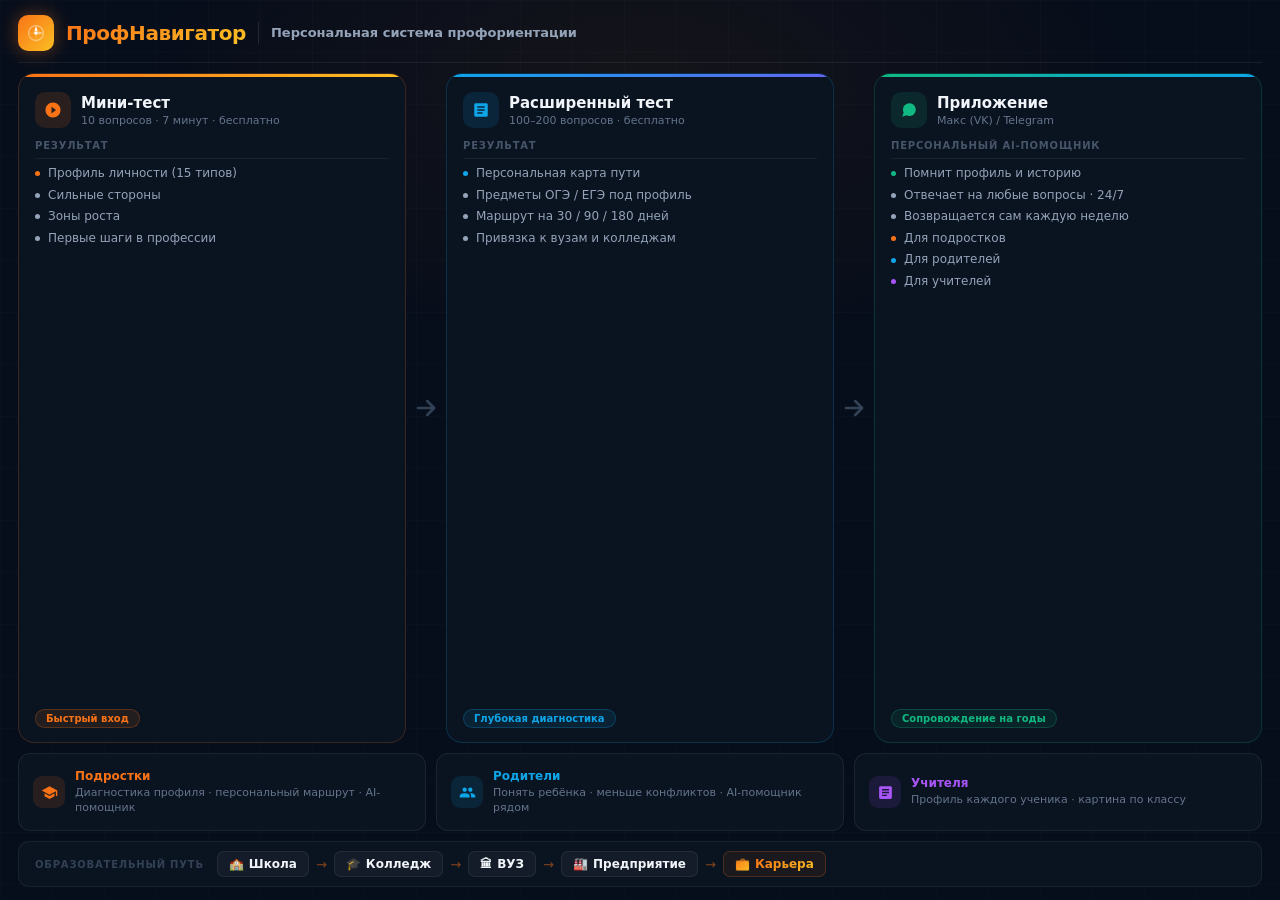
<file: school-pitch.html>
<!DOCTYPE html>
<html lang="ru">
<head>
<meta charset="UTF-8">
<meta name="viewport" content="width=1280">
<title>ПрофНавигатор — Концепция</title>
<style>
*, *::before, *::after { box-sizing: border-box; margin: 0; padding: 0; }

html, body {
  width: 100%; height: 100%;
  overflow: hidden;
  background: #070e1b;
  color: #f1f5f9;
  font-family: -apple-system, BlinkMacSystemFont, 'Segoe UI', system-ui, sans-serif;
}

/* Сетка-фон */
body::before {
  content: ''; position: fixed; inset: 0;
  background-image:
    linear-gradient(rgba(255,255,255,0.016) 1px, transparent 1px),
    linear-gradient(90deg, rgba(255,255,255,0.016) 1px, transparent 1px);
  background-size: 52px 52px;
  pointer-events: none; z-index: 0;
}
body::after {
  content: ''; position: fixed;
  top: -20%; left: 50%; transform: translateX(-50%);
  width: 80%; height: 60%;
  background: radial-gradient(ellipse, rgba(249,115,22,0.06), transparent 70%);
  pointer-events: none; z-index: 0;
}

/* ── СЛАЙД ── */
.slide {
  position: relative; z-index: 1;
  width: 100%; height: 100%;
  display: grid;
  grid-template-rows: 50px 1fr 78px 46px;
  padding: 13px 18px;
  gap: 10px;
}

/* ─── ШАПКА ─── */
.header {
  display: flex; align-items: center; gap: 12px;
  padding-bottom: 10px;
  border-bottom: 1px solid rgba(255,255,255,0.07);
}
.logo-icon {
  width: 36px; height: 36px; flex-shrink: 0;
  background: linear-gradient(135deg, #f97316, #fbbf24);
  border-radius: 10px;
  display: flex; align-items: center; justify-content: center;
  box-shadow: 0 0 18px rgba(249,115,22,0.4);
}
.logo-name {
  font-size: 20px; font-weight: 800; letter-spacing: -0.02em;
  background: linear-gradient(135deg, #f97316, #fbbf24);
  -webkit-background-clip: text; -webkit-text-fill-color: transparent; background-clip: text;
}
.h-sep { width: 1px; height: 22px; background: rgba(255,255,255,0.1); flex-shrink: 0; }
.h-sub { font-size: 13px; color: #64748b; }
.h-sub strong { color: #94a3b8; }

/* ─── ОСНОВНОЙ ПОТОК: 3 КАРТОЧКИ ─── */
.flow {
  display: flex; align-items: stretch; gap: 0;
  min-height: 0;
}

.card {
  flex: 1; min-width: 0;
  background: rgba(11,20,34,0.97);
  border-radius: 16px;
  padding: 18px 16px 14px;
  display: flex; flex-direction: column;
  position: relative; overflow: hidden;
  border: 1px solid rgba(255,255,255,0.07);
}
.card::before {
  content: ''; position: absolute;
  top: 0; left: 0; right: 0; height: 3px; border-radius: 16px 16px 0 0;
}
.c1 { border-color: rgba(249,115,22,0.2); }
.c1::before { background: linear-gradient(90deg, #f97316, #fbbf24); }
.c2 { border-color: rgba(14,165,233,0.2); }
.c2::before { background: linear-gradient(90deg, #0ea5e9, #6366f1); }
.c3 { border-color: rgba(16,185,129,0.2); }
.c3::before { background: linear-gradient(90deg, #10b981, #0ea5e9); }

/* Заголовок карточки */
.c-head {
  display: flex; align-items: center; gap: 10px;
  margin-bottom: 12px;
}
.c-icon {
  width: 36px; height: 36px; border-radius: 10px; flex-shrink: 0;
  display: flex; align-items: center; justify-content: center;
}
.c-head h2 { font-size: 15px; font-weight: 800; line-height: 1.2; }
.c-head p  { font-size: 11px; color: #64748b; margin-top: 2px; }

/* Разделитель «Результат» */
.c-divider {
  font-size: 10px; font-weight: 700; letter-spacing: 0.08em;
  text-transform: uppercase; color: #475569;
  padding-bottom: 7px; margin-bottom: 7px;
  border-bottom: 1px solid rgba(255,255,255,0.06);
}

/* Список результатов */
.c-list { list-style: none; display: flex; flex-direction: column; gap: 6px; flex: 1; }
.c-list li {
  font-size: 12px; color: #94a3b8;
  display: flex; align-items: center; gap: 8px; line-height: 1.3;
}
.c-dot { width: 5px; height: 5px; border-radius: 50%; flex-shrink: 0; }

/* Бейдж */
.c-badge {
  margin-top: 12px; align-self: flex-start;
  font-size: 10px; font-weight: 700;
  padding: 3px 10px; border-radius: 100px;
}

/* Стрелка между карточками */
.arrow {
  display: flex; align-items: center; justify-content: center;
  padding: 0 6px; flex-shrink: 0;
}

/* ─── АУДИТОРИЯ ─── */
.audience {
  display: grid; grid-template-columns: repeat(3, 1fr); gap: 10px;
}
.a-card {
  background: rgba(11,20,34,0.97);
  border: 1px solid rgba(255,255,255,0.07);
  border-radius: 12px; padding: 10px 14px;
  display: flex; align-items: center; gap: 10px;
}
.a-icon {
  width: 32px; height: 32px; border-radius: 9px; flex-shrink: 0;
  display: flex; align-items: center; justify-content: center;
}
.a-card h4 { font-size: 12px; font-weight: 700; margin-bottom: 3px; }
.a-card p  { font-size: 11px; color: #64748b; line-height: 1.3; }

/* ─── ЭКОСИСТЕМА ─── */
.ecosystem {
  background: rgba(11,20,34,0.97);
  border: 1px solid rgba(255,255,255,0.06);
  border-radius: 11px; padding: 0 16px;
  display: flex; align-items: center; gap: 7px;
}
.eco-label {
  font-size: 10px; font-weight: 700; letter-spacing: 0.08em;
  text-transform: uppercase; color: #334155; white-space: nowrap; margin-right: 6px;
}
.e-node {
  display: flex; align-items: center; gap: 5px;
  background: rgba(255,255,255,0.04);
  border: 1px solid rgba(255,255,255,0.07);
  border-radius: 7px; padding: 5px 11px; white-space: nowrap;
}
.e-node span { font-size: 12px; font-weight: 600; }
.e-arr { color: #f97316; font-size: 13px; opacity: 0.5; flex-shrink: 0; }
.e-final {
  background: rgba(249,115,22,0.07);
  border-color: rgba(249,115,22,0.22);
}
.e-final span {
  background: linear-gradient(135deg, #f97316, #fbbf24);
  -webkit-background-clip: text; -webkit-text-fill-color: transparent; background-clip: text;
}
</style>
</head>
<body>
<div class="slide">

  <!-- ШАПКА -->
  <div class="header">
    <div class="logo-icon">
      <svg width="20" height="20" viewBox="0 0 24 24" fill="none">
        <circle cx="12" cy="12" r="9" stroke="white" stroke-width="1.5" stroke-opacity="0.4"/>
        <path d="M12 3v18M3 12h18" stroke="white" stroke-width="1" stroke-opacity="0.2"/>
        <circle cx="12" cy="12" r="2.2" fill="white"/>
        <path d="M12 3.5L14 10L12 9L10 10Z" fill="white"/>
        <path d="M20.5 12L14 10L15 12L14 14Z" fill="white" opacity="0.5"/>
      </svg>
    </div>
    <div class="logo-name">ПрофНавигатор</div>
    <div class="h-sep"></div>
    <div class="h-sub"><strong>Персональная система профориентации</strong></div>
  </div>

  <!-- ОСНОВНОЙ ПОТОК -->
  <div class="flow">

    <!-- КАРТОЧКА 1 — МИНИ-ТЕСТ -->
    <div class="card c1">
      <div class="c-head">
        <div class="c-icon" style="background:rgba(249,115,22,0.12);">
          <svg width="18" height="18" viewBox="0 0 24 24" fill="#f97316">
            <path d="M12 2C6.48 2 2 6.48 2 12s4.48 10 10 10 10-4.48 10-10S17.52 2 12 2zm-2 14.5v-9l6 4.5-6 4.5z"/>
          </svg>
        </div>
        <div>
          <h2>Мини-тест</h2>
          <p>10 вопросов · 7 минут · бесплатно</p>
        </div>
      </div>
      <div class="c-divider">Результат</div>
      <ul class="c-list">
        <li><span class="c-dot" style="background:#f97316"></span>Профиль личности (15 типов)</li>
        <li><span class="c-dot" style="background:#94a3b8"></span>Сильные стороны</li>
        <li><span class="c-dot" style="background:#94a3b8"></span>Зоны роста</li>
        <li><span class="c-dot" style="background:#94a3b8"></span>Первые шаги в профессии</li>
      </ul>
      <span class="c-badge" style="background:rgba(249,115,22,0.1);color:#f97316;border:1px solid rgba(249,115,22,0.25)">Быстрый вход</span>
    </div>

    <!-- СТРЕЛКА -->
    <div class="arrow">
      <svg width="28" height="28" viewBox="0 0 24 24" fill="none">
        <path d="M5 12h14M13 6l6 6-6 6" stroke="#334155" stroke-width="2.2" stroke-linecap="round" stroke-linejoin="round"/>
      </svg>
    </div>

    <!-- КАРТОЧКА 2 — РАСШИРЕННЫЙ ТЕСТ -->
    <div class="card c2">
      <div class="c-head">
        <div class="c-icon" style="background:rgba(14,165,233,0.12);">
          <svg width="18" height="18" viewBox="0 0 24 24" fill="#0ea5e9">
            <path d="M19 3H5c-1.1 0-2 .9-2 2v14c0 1.1.9 2 2 2h14c1.1 0 2-.9 2-2V5c0-1.1-.9-2-2-2zm-5 14H7v-2h7v2zm3-4H7v-2h10v2zm0-4H7V7h10v2z"/>
          </svg>
        </div>
        <div>
          <h2>Расширенный тест</h2>
          <p>100–200 вопросов · бесплатно</p>
        </div>
      </div>
      <div class="c-divider">Результат</div>
      <ul class="c-list">
        <li><span class="c-dot" style="background:#0ea5e9"></span>Персональная карта пути</li>
        <li><span class="c-dot" style="background:#94a3b8"></span>Предметы ОГЭ / ЕГЭ под профиль</li>
        <li><span class="c-dot" style="background:#94a3b8"></span>Маршрут на 30 / 90 / 180 дней</li>
        <li><span class="c-dot" style="background:#94a3b8"></span>Привязка к вузам и колледжам</li>
      </ul>
      <span class="c-badge" style="background:rgba(14,165,233,0.1);color:#0ea5e9;border:1px solid rgba(14,165,233,0.25)">Глубокая диагностика</span>
    </div>

    <!-- СТРЕЛКА -->
    <div class="arrow">
      <svg width="28" height="28" viewBox="0 0 24 24" fill="none">
        <path d="M5 12h14M13 6l6 6-6 6" stroke="#334155" stroke-width="2.2" stroke-linecap="round" stroke-linejoin="round"/>
      </svg>
    </div>

    <!-- КАРТОЧКА 3 — ПРИЛОЖЕНИЕ -->
    <div class="card c3">
      <div class="c-head">
        <div class="c-icon" style="background:rgba(16,185,129,0.12);">
          <svg width="18" height="18" viewBox="0 0 24 24" fill="#10b981">
            <path d="M21 11.5a8.38 8.38 0 01-.9 3.8 8.5 8.5 0 01-7.6 4.7 8.38 8.38 0 01-3.8-.9L3 21l1.9-5.7a8.38 8.38 0 01-.9-3.8 8.5 8.5 0 014.7-7.6 8.38 8.38 0 013.8-.9h.5a8.48 8.48 0 018 8v.5z"/>
          </svg>
        </div>
        <div>
          <h2>Приложение</h2>
          <p>Макс (VK) / Telegram</p>
        </div>
      </div>
      <div class="c-divider">Персональный AI-помощник</div>
      <ul class="c-list">
        <li><span class="c-dot" style="background:#10b981"></span>Помнит профиль и историю</li>
        <li><span class="c-dot" style="background:#94a3b8"></span>Отвечает на любые вопросы · 24/7</li>
        <li><span class="c-dot" style="background:#94a3b8"></span>Возвращается сам каждую неделю</li>
        <li><span class="c-dot" style="background:#f97316"></span>Для подростков</li>
        <li><span class="c-dot" style="background:#0ea5e9"></span>Для родителей</li>
        <li><span class="c-dot" style="background:#a855f7"></span>Для учителей</li>
      </ul>
      <span class="c-badge" style="background:rgba(16,185,129,0.1);color:#10b981;border:1px solid rgba(16,185,129,0.25)">Сопровождение на годы</span>
    </div>

  </div>

  <!-- АУДИТОРИЯ -->
  <div class="audience">

    <div class="a-card">
      <div class="a-icon" style="background:rgba(249,115,22,0.12);">
        <svg width="17" height="17" viewBox="0 0 24 24" fill="#f97316">
          <path d="M12 3L1 9l11 6 9-4.91V17h2V9L12 3zM5 13.18v4L12 21l7-3.82v-4L12 17l-7-3.82z"/>
        </svg>
      </div>
      <div>
        <h4 style="color:#f97316">Подростки</h4>
        <p>Диагностика профиля · персональный маршрут · AI-помощник</p>
      </div>
    </div>

    <div class="a-card">
      <div class="a-icon" style="background:rgba(14,165,233,0.12);">
        <svg width="17" height="17" viewBox="0 0 24 24" fill="#0ea5e9">
          <path d="M16 11c1.66 0 2.99-1.34 2.99-3S17.66 5 16 5c-1.66 0-3 1.34-3 3s1.34 3 3 3zm-8 0c1.66 0 2.99-1.34 2.99-3S9.66 5 8 5C6.34 5 5 6.34 5 8s1.34 3 3 3zm0 2c-2.33 0-7 1.17-7 3.5V19h14v-2.5c0-2.33-4.67-3.5-7-3.5zm8 0c-.29 0-.62.02-.97.05 1.16.84 1.97 1.97 1.97 3.45V19h6v-2.5c0-2.33-4.67-3.5-7-3.5z"/>
        </svg>
      </div>
      <div>
        <h4 style="color:#0ea5e9">Родители</h4>
        <p>Понять ребёнка · меньше конфликтов · AI-помощник рядом</p>
      </div>
    </div>

    <div class="a-card">
      <div class="a-icon" style="background:rgba(168,85,247,0.12);">
        <svg width="17" height="17" viewBox="0 0 24 24" fill="#a855f7">
          <path d="M19 3H5c-1.1 0-2 .9-2 2v14c0 1.1.9 2 2 2h14c1.1 0 2-.9 2-2V5c0-1.1-.9-2-2-2zm-5 14H7v-2h7v2zm3-4H7v-2h10v2zm0-4H7V7h10v2z"/>
        </svg>
      </div>
      <div>
        <h4 style="color:#a855f7">Учителя</h4>
        <p>Профиль каждого ученика · картина по классу</p>
      </div>
    </div>

  </div>

  <!-- ЭКОСИСТЕМА -->
  <div class="ecosystem">
    <div class="eco-label">Образовательный путь</div>
    <div class="e-node"><span>🏫</span><span>Школа</span></div>
    <span class="e-arr">→</span>
    <div class="e-node"><span>🎓</span><span>Колледж</span></div>
    <span class="e-arr">→</span>
    <div class="e-node"><span>🏛</span><span>ВУЗ</span></div>
    <span class="e-arr">→</span>
    <div class="e-node"><span>🏭</span><span>Предприятие</span></div>
    <span class="e-arr">→</span>
    <div class="e-node e-final"><span>💼</span><span>Карьера</span></div>
  </div>

</div>
</body>
</html>
</file>
<file: tg-app/css/app.css>
/* ПрофНавигатор TMA — Главные стили */

*, *::before, *::after {
  box-sizing: border-box;
  margin: 0;
  padding: 0;
}

:root {
  --bg:          #ffffff;
  --secondary-bg:#f4f4f5;
  --text:        #1a1a1a;
  --hint:        #8e8e93;
  --link:        #2AABEE;
  --btn-color:   #2AABEE;
  --btn-text:    #ffffff;
  --border:      rgba(0, 0, 0, 0.1);
  --card-bg:     #ffffff;
  --card-shadow: 0 2px 12px rgba(0, 0, 0, 0.08);
  --accent:      #f97316;
  --r:           16px;
  --dur:         280ms;
  --ease:        cubic-bezier(0.4, 0, 0.2, 1);
}

html { height: 100%; }

body {
  height: 100%;
  overflow: hidden;
  font-family: -apple-system, BlinkMacSystemFont, 'Segoe UI', system-ui, sans-serif;
  background: var(--bg);
  color: var(--text);
  font-size: 16px;
  line-height: 1.5;
  -webkit-tap-highlight-color: transparent;
  -webkit-font-smoothing: antialiased;
}

#app {
  position: fixed;
  inset: 0;
  overflow: hidden;
}

/* ── Экраны ──────────────────────────────────────────────────────────────── */

.screen {
  position: absolute;
  inset: 0;
  display: flex;
  flex-direction: column;
  overflow-y: auto;
  overflow-x: hidden;
  background: var(--bg);
  transform: translateX(100%);
  transition: transform var(--dur) var(--ease);
  will-change: transform;
  padding-bottom: calc(env(safe-area-inset-bottom) + 84px);
}

.screen.is-active {
  transform: translateX(0);
}

.screen.is-behind {
  transform: translateX(-28%);
  pointer-events: none;
}

/* ── Кнопка Назад (браузерный режим) ────────────────────────────────────── */

#back-btn {
  position: fixed;
  top: env(safe-area-inset-top, 0);
  left: 0;
  z-index: 50;
  display: none;
  align-items: center;
  gap: 6px;
  padding: 10px 20px 10px 14px;
  min-height: 44px;
  background: transparent;
  border: none;
  cursor: pointer;
  color: var(--link);
  font-size: 17px;
  font-weight: 400;
  touch-action: manipulation;
  transition: opacity 150ms;
}

#back-btn:active { opacity: 0.6; }

/* Экраны получают отступ сверху когда кнопка Назад видна */
body.has-back .screen.is-active {
  padding-top: 44px;
}

/* ── Резервная кнопка (браузер без Telegram) ─────────────────────────────── */

#main-btn {
  position: fixed;
  bottom: 0;
  left: 0;
  right: 0;
  padding: 15px 20px;
  padding-bottom: calc(15px + env(safe-area-inset-bottom));
  background: var(--btn-color);
  color: var(--btn-text);
  font-size: 16px;
  font-weight: 600;
  border: none;
  cursor: pointer;
  display: none;
  z-index: 100;
  transition: opacity 150ms, transform 100ms;
  touch-action: manipulation;
  letter-spacing: 0.2px;
}

#main-btn:active {
  opacity: 0.88;
  transform: scale(0.99);
}

/* ── Toast-уведомление ───────────────────────────────────────────────────── */

.toast {
  position: fixed;
  bottom: calc(90px + env(safe-area-inset-bottom));
  left: 50%;
  transform: translateX(-50%) translateY(16px);
  background: rgba(0, 0, 0, 0.82);
  color: #fff;
  padding: 10px 20px;
  border-radius: 20px;
  font-size: 14px;
  opacity: 0;
  transition: opacity 200ms, transform 200ms;
  z-index: 999;
  white-space: nowrap;
  pointer-events: none;
}

.toast.show {
  opacity: 1;
  transform: translateX(-50%) translateY(0);
}

/* ═══════════════════════════════════════════════════════════════════════════ */
/* ЭКРАН 1 — Welcome                                                          */
/* ═══════════════════════════════════════════════════════════════════════════ */

.screen-welcome {
  align-items: center;
  justify-content: center;
  text-align: center;
  padding: 32px 24px;
  background: var(--secondary-bg);
  gap: 0;
}

.welcome-logo {
  font-size: 76px;
  line-height: 1;
  margin-bottom: 20px;
  animation: float 3s ease-in-out infinite;
}

@keyframes float {
  0%, 100% { transform: translateY(0); }
  50%       { transform: translateY(-8px); }
}

.welcome-title {
  font-size: 28px;
  font-weight: 800;
  color: var(--text);
  margin-bottom: 6px;
  letter-spacing: -0.5px;
}

.welcome-sub {
  font-size: 15px;
  color: var(--hint);
  margin-bottom: 32px;
  max-width: 260px;
}

.welcome-stats {
  display: flex;
  gap: 28px;
  margin-bottom: 32px;
}

.stat-item { text-align: center; }

.stat-num {
  font-size: 22px;
  font-weight: 700;
  color: var(--link);
  line-height: 1;
}

.stat-label {
  font-size: 12px;
  color: var(--hint);
  margin-top: 2px;
}

.welcome-features {
  display: flex;
  flex-direction: column;
  gap: 10px;
  width: 100%;
  max-width: 300px;
  margin-bottom: 8px;
}

.feature-item {
  display: flex;
  align-items: center;
  gap: 12px;
  background: var(--card-bg);
  border-radius: 12px;
  padding: 12px 16px;
  text-align: left;
  font-size: 14px;
  color: var(--text);
  box-shadow: var(--card-shadow);
}

.feature-item-icon {
  font-size: 22px;
  flex-shrink: 0;
  width: 28px;
  text-align: center;
}

/* ═══════════════════════════════════════════════════════════════════════════ */
/* ЭКРАН 2 — Quiz                                                             */
/* ═══════════════════════════════════════════════════════════════════════════ */

.quiz-header {
  padding: 16px 20px 0;
  flex-shrink: 0;
  background: var(--bg);
}

.quiz-progress-wrap {
  display: flex;
  align-items: center;
  gap: 10px;
  margin-bottom: 0;
}

.quiz-progress-bar {
  flex: 1;
  height: 4px;
  background: var(--border);
  border-radius: 2px;
  overflow: hidden;
}

.quiz-progress-fill {
  height: 100%;
  background: var(--btn-color);
  border-radius: 2px;
  transition: width 420ms var(--ease);
}

.quiz-progress-label {
  font-size: 13px;
  color: var(--hint);
  white-space: nowrap;
  flex-shrink: 0;
}

.quiz-body {
  flex: 1;
  padding: 24px 20px 0;
  display: flex;
  flex-direction: column;
}

.quiz-question {
  font-size: 21px;
  font-weight: 700;
  line-height: 1.3;
  color: var(--text);
  margin-bottom: 8px;
}

.quiz-hint {
  font-size: 14px;
  color: var(--hint);
  margin-bottom: 24px;
  line-height: 1.4;
}

.quiz-options {
  display: flex;
  flex-direction: column;
  gap: 10px;
}

.quiz-option {
  display: flex;
  align-items: center;
  gap: 14px;
  background: var(--card-bg);
  border: 1.5px solid var(--border);
  border-radius: var(--r);
  padding: 14px 16px;
  cursor: pointer;
  text-align: left;
  width: 100%;
  min-height: 62px;
  transition: border-color 150ms, background 150ms, transform 100ms;
  touch-action: manipulation;
}

.quiz-option:active {
  transform: scale(0.98);
}

.quiz-option.selected {
  border-color: var(--btn-color);
  background: color-mix(in srgb, var(--btn-color) 8%, transparent);
}

.option-emoji {
  font-size: 26px;
  flex-shrink: 0;
  width: 34px;
  text-align: center;
}

.option-text {
  font-size: 15px;
  color: var(--text);
  line-height: 1.35;
}

/* ═══════════════════════════════════════════════════════════════════════════ */
/* ЭКРАН 3 — Loading                                                          */
/* ═══════════════════════════════════════════════════════════════════════════ */

.screen-loading {
  align-items: center;
  justify-content: center;
  text-align: center;
  background: var(--secondary-bg);
  gap: 20px;
}

.loading-icon {
  font-size: 68px;
  line-height: 1;
  animation: float 1.8s ease-in-out infinite;
}

.loading-title {
  font-size: 20px;
  font-weight: 600;
  color: var(--text);
}

.loading-dots {
  display: flex;
  gap: 8px;
  justify-content: center;
}

.loading-dot {
  width: 8px;
  height: 8px;
  border-radius: 50%;
  background: var(--btn-color);
  animation: dot-bounce 1.4s ease-in-out infinite;
}

.loading-dot:nth-child(2) { animation-delay: 0.2s; }
.loading-dot:nth-child(3) { animation-delay: 0.4s; }

@keyframes dot-bounce {
  0%, 80%, 100% { transform: scale(0.6); opacity: 0.4; }
  40%            { transform: scale(1);   opacity: 1;   }
}

.loading-steps {
  display: flex;
  flex-direction: column;
  gap: 8px;
  font-size: 14px;
  color: var(--hint);
}

.loading-step {
  opacity: 0;
  transform: translateY(6px);
  transition: opacity 350ms, transform 350ms;
}

.loading-step.visible {
  opacity: 1;
  transform: translateY(0);
}

/* ═══════════════════════════════════════════════════════════════════════════ */
/* ЭКРАН 4 — Archetype                                                        */
/* ═══════════════════════════════════════════════════════════════════════════ */

.screen-archetype {
  padding: 0 20px;
}

.archetype-hero {
  text-align: center;
  padding: 28px 0 20px;
}

.arch-emoji {
  font-size: 80px;
  line-height: 1;
  display: block;
  margin-bottom: 14px;
  animation: pop-in 500ms cubic-bezier(0.34, 1.56, 0.64, 1) both;
}

@keyframes pop-in {
  from { transform: scale(0.3); opacity: 0; }
  to   { transform: scale(1);   opacity: 1; }
}

.arch-label {
  font-size: 13px;
  color: var(--hint);
  text-transform: uppercase;
  letter-spacing: 0.8px;
  margin-bottom: 4px;
}

.arch-name {
  font-size: 32px;
  font-weight: 800;
  margin-bottom: 6px;
  letter-spacing: -0.5px;
  line-height: 1.1;
}

.arch-tagline {
  font-size: 15px;
  color: var(--hint);
  margin-bottom: 14px;
  line-height: 1.4;
}

.rarity-badge {
  display: inline-flex;
  align-items: center;
  gap: 6px;
  background: color-mix(in srgb, var(--link) 12%, transparent);
  color: var(--link);
  border-radius: 20px;
  padding: 6px 16px;
  font-size: 13px;
  font-weight: 600;
}

.arch-desc {
  font-size: 15px;
  color: var(--text);
  line-height: 1.65;
  margin-bottom: 20px;
  background: var(--card-bg);
  border-radius: var(--r);
  padding: 16px;
  box-shadow: var(--card-shadow);
}

.arch-desc p + p {
  margin-top: 12px;
}

.radar-section {
  margin-bottom: 24px;
}

.radar-title {
  font-size: 14px;
  font-weight: 600;
  color: var(--hint);
  text-align: center;
  margin-bottom: 10px;
  text-transform: uppercase;
  letter-spacing: 0.5px;
}

.radar-svg-wrap {
  display: flex;
  justify-content: center;
  background: var(--card-bg);
  border-radius: var(--r);
  padding: 12px 0 8px;
  box-shadow: var(--card-shadow);
}

/* ═══════════════════════════════════════════════════════════════════════════ */
/* ЭКРАН 5 — Professions                                                      */
/* ═══════════════════════════════════════════════════════════════════════════ */

.screen-professions {
  padding: 0 16px;
}

.section-header {
  padding: 20px 4px 16px;
  font-size: 22px;
  font-weight: 700;
  color: var(--text);
  letter-spacing: -0.3px;
}

.section-sub {
  font-size: 14px;
  color: var(--hint);
  padding: 0 4px 16px;
  margin-top: -10px;
}

.profession-card {
  display: flex;
  align-items: center;
  gap: 14px;
  background: var(--card-bg);
  border-radius: var(--r);
  padding: 14px 16px;
  margin-bottom: 10px;
  cursor: pointer;
  box-shadow: var(--card-shadow);
  border: 1.5px solid transparent;
  transition: border-color 150ms, transform 100ms;
  touch-action: manipulation;
}

.profession-card:active {
  transform: scale(0.98);
  border-color: color-mix(in srgb, var(--link) 50%, transparent);
}

.profession-icon {
  font-size: 38px;
  flex-shrink: 0;
  width: 48px;
  text-align: center;
}

.profession-info {
  flex: 1;
  min-width: 0;
}

.profession-name {
  font-size: 16px;
  font-weight: 600;
  color: var(--text);
  margin-bottom: 2px;
}

.profession-desc-short {
  font-size: 13px;
  color: var(--hint);
  white-space: nowrap;
  overflow: hidden;
  text-overflow: ellipsis;
}

.match-badge {
  display: flex;
  flex-direction: column;
  align-items: center;
  flex-shrink: 0;
}

.match-percent {
  font-size: 19px;
  font-weight: 700;
  color: var(--link);
  line-height: 1;
}

.match-label {
  font-size: 10px;
  color: var(--hint);
  margin-top: 1px;
}

.card-arrow {
  color: var(--hint);
  font-size: 20px;
  flex-shrink: 0;
  margin-left: 2px;
}

/* ═══════════════════════════════════════════════════════════════════════════ */
/* ЭКРАН 6 — Profession Detail                                                */
/* ═══════════════════════════════════════════════════════════════════════════ */

.screen-profession {
  padding: 0 20px;
}

.detail-hero {
  text-align: center;
  padding: 28px 0 20px;
}

.detail-emoji {
  font-size: 64px;
  line-height: 1;
  display: block;
  margin-bottom: 10px;
}

.detail-name {
  font-size: 26px;
  font-weight: 700;
  margin-bottom: 10px;
  letter-spacing: -0.3px;
}

.match-big {
  display: inline-flex;
  align-items: center;
  gap: 6px;
  background: color-mix(in srgb, var(--link) 12%, transparent);
  color: var(--link);
  border-radius: 20px;
  padding: 6px 16px;
  font-size: 14px;
  font-weight: 700;
}

.detail-section {
  background: var(--card-bg);
  border-radius: var(--r);
  padding: 16px;
  margin-bottom: 12px;
  box-shadow: var(--card-shadow);
}

.detail-section-title {
  font-size: 11px;
  font-weight: 600;
  color: var(--hint);
  text-transform: uppercase;
  letter-spacing: 0.6px;
  margin-bottom: 10px;
}

.detail-desc {
  font-size: 15px;
  color: var(--text);
  line-height: 1.6;
}

.skills-list {
  display: flex;
  flex-wrap: wrap;
  gap: 8px;
}

.skill-pill {
  background: var(--secondary-bg);
  border-radius: 20px;
  padding: 5px 12px;
  font-size: 13px;
  color: var(--text);
}

.detail-row {
  display: flex;
  align-items: flex-start;
  gap: 10px;
  padding: 8px 0;
  font-size: 14px;
  color: var(--text);
}

.detail-row + .detail-row {
  border-top: 1px solid var(--border);
}

.detail-row-label {
  color: var(--hint);
  flex-shrink: 0;
  min-width: 70px;
  font-size: 13px;
}

/* ═══════════════════════════════════════════════════════════════════════════ */
/* ЭКРАН 7 — Plan                                                             */
/* ═══════════════════════════════════════════════════════════════════════════ */

.screen-plan {
  padding: 0 20px;
}

.plan-subtitle {
  font-size: 14px;
  color: var(--hint);
  padding: 0 4px 12px;
  margin-top: -8px;
}

.plan-tabs {
  display: flex;
  gap: 8px;
  padding: 12px 0 16px;
  overflow-x: auto;
  scrollbar-width: none;
  -ms-overflow-style: none;
}

.plan-tabs::-webkit-scrollbar { display: none; }

.plan-tab {
  flex-shrink: 0;
  padding: 8px 14px;
  border-radius: 20px;
  background: var(--secondary-bg);
  color: var(--hint);
  font-size: 14px;
  font-weight: 500;
  border: none;
  cursor: pointer;
  transition: background 150ms, color 150ms;
  touch-action: manipulation;
}

.plan-tab.active {
  background: var(--btn-color);
  color: var(--btn-text);
}

.plan-content {
  display: none;
  flex-direction: column;
  gap: 10px;
}

.plan-content.active {
  display: flex;
}

.plan-item {
  display: flex;
  gap: 12px;
  align-items: flex-start;
  background: var(--card-bg);
  border-radius: 12px;
  padding: 14px;
  box-shadow: var(--card-shadow);
}

.plan-item-num {
  width: 26px;
  height: 26px;
  border-radius: 50%;
  background: var(--btn-color);
  color: var(--btn-text);
  font-size: 12px;
  font-weight: 700;
  display: flex;
  align-items: center;
  justify-content: center;
  flex-shrink: 0;
  margin-top: 1px;
}

.plan-item-text {
  font-size: 15px;
  color: var(--text);
  line-height: 1.5;
}

/* ═══════════════════════════════════════════════════════════════════════════ */
/* ЭКРАН 8 — Share                                                            */
/* ═══════════════════════════════════════════════════════════════════════════ */

.screen-share {
  align-items: center;
  text-align: center;
  padding: 0 20px;
}

.share-hero-emoji {
  font-size: 72px;
  line-height: 1;
  padding: 32px 0 16px;
}

.share-title {
  font-size: 24px;
  font-weight: 700;
  margin-bottom: 8px;
  letter-spacing: -0.3px;
}

.share-sub {
  font-size: 15px;
  color: var(--hint);
  margin-bottom: 24px;
  line-height: 1.4;
}

.share-result-card {
  width: 100%;
  background: var(--secondary-bg);
  border-radius: 20px;
  padding: 20px;
  margin-bottom: 24px;
}

.share-card-emoji {
  font-size: 44px;
  margin-bottom: 10px;
}

.share-card-archetype {
  font-size: 20px;
  font-weight: 700;
  margin-bottom: 4px;
}

.share-card-prof {
  font-size: 14px;
  color: var(--hint);
}

.share-card-divider {
  height: 1px;
  background: var(--border);
  margin: 14px 0;
}

.share-card-match {
  font-size: 13px;
  color: var(--link);
  font-weight: 600;
}

.share-btn {
  width: 100%;
  padding: 15px;
  border-radius: var(--r);
  background: var(--btn-color);
  color: var(--btn-text);
  font-size: 16px;
  font-weight: 600;
  border: none;
  cursor: pointer;
  margin-bottom: 10px;
  display: flex;
  align-items: center;
  justify-content: center;
  gap: 8px;
  touch-action: manipulation;
  transition: opacity 150ms, transform 100ms;
  min-height: 54px;
}

.share-btn:active {
  opacity: 0.86;
  transform: scale(0.99);
}

.share-btn-secondary {
  width: 100%;
  padding: 15px;
  border-radius: var(--r);
  background: transparent;
  color: var(--link);
  font-size: 16px;
  font-weight: 600;
  border: 1.5px solid color-mix(in srgb, var(--link) 40%, transparent);
  cursor: pointer;
  touch-action: manipulation;
  transition: opacity 150ms, transform 100ms;
  min-height: 54px;
}

.share-btn-secondary:active {
  opacity: 0.72;
  transform: scale(0.99);
}
</file>
